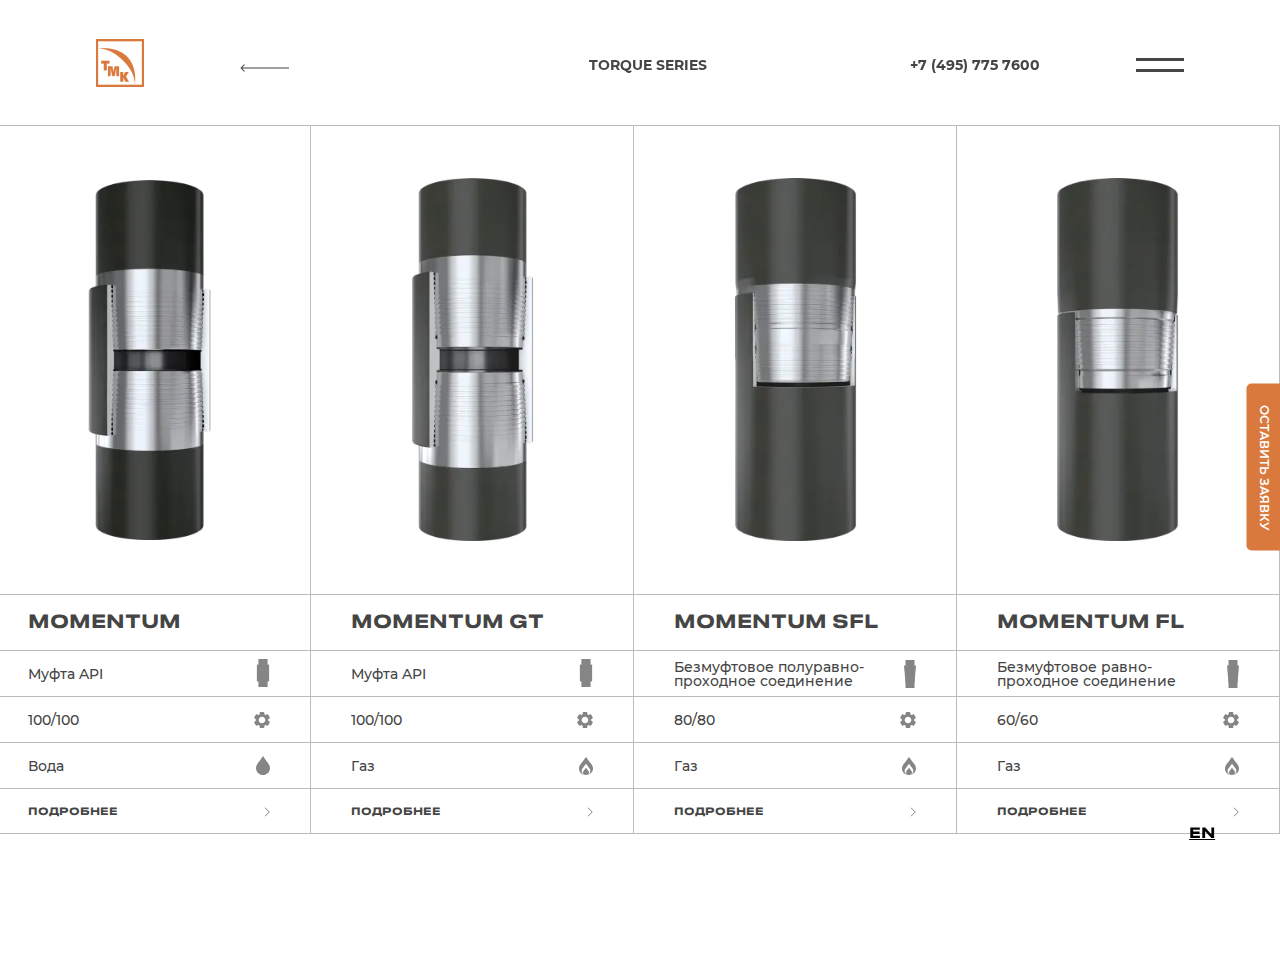
<file: connections.html>
<!DOCTYPE html>
<html lang="en">
  <head>
    <meta charset="UTF-8" />
    <meta name="viewport" content="width=device-width, initial-scale=1.0" />
    <link rel="stylesheet" href="css/style.css" />
    <link rel="shortcut icon" href="./img/favicon.ico" />
    <title>TORQUE SERIES</title>
  </head>
  <body>
    <header>
      <div class="header_top">
        <div class="container1920">
          <div class="header_top_right">
            <a href="index.html">
              <img src="img/header/logo1x.png" class="logo_image" alt="logo" />
            </a>
            <a onclick="window.history.back(); return false;">
              <svg class="header_top_right_arrow"
                width="49"
                height="8"
                viewBox="0 0 49 8"
                fill="none"
                xmlns="http://www.w3.org/2000/svg">
                <path d="M0.646447 3.64644C0.451184 3.8417 0.451184 4.15829 0.646447 4.35355L3.82843 7.53553C4.02369 7.73079 4.34027 7.73079 4.53553 7.53553C4.7308 7.34027 4.7308 7.02369 4.53553 6.82842L1.70711 4L4.53553 1.17157C4.7308 0.976307 4.7308 0.659724 4.53553 0.464462C4.34027 0.2692 4.02369 0.2692 3.82843 0.464462L0.646447 3.64644ZM49 3.5L1 3.5L1 4.5L49 4.5L49 3.5Z"
                  fill="#454545"/>
              </svg>
            </a>
          </div>
          <div class="header_top_center">
            <p class="logo_text">TORQUE SERIES</p>
          </div>
          <div class="header_top_left">
            <a href="tel:+7(495)7757600" class="header_top_left_tel">+7 (495) 775 7600</a>
            <div class="header_top_left_icon-menu">
              <p></p>
              <p></p>
            </div>
          </div>
        </div>
      </div>
      <div class="menu">
  <div class="menu_header">
    <div class="container1920">
      <div class="menu_header_right">
        <a href="index.html">
          <picture>
            <source type="image/webp" srcset="./img/header/logo1x.webp 1x, ./img/header/logo2x.webp 2x, ./img/header/logo3x.webp 3x" >
            <img src="./img/header/logo1x.png" class="logo_image" alt="logo" srcset="./img/header/logo2x.png 2x, ./img/header/logo3x.png 3x" />
          </picture>
        </a>
        <p class="logo_text">TORQUE SERIES</p>
      </div>
      <div class="menu_header_centner">
        <p>MENU</p>
      </div>
      <div class="menu_header_left">
        <a href="tel:+7(495)7757600" class="menu_header_left_tel">+7 (495) 775 7600</a>
      </div>
    </div>
  </div>
  
  <div class="container1440">
    <div class="menu_content">
      <div class="menu_content_nav">
        <div class="menu_content_nav_row">
          <div class="column">
            <a href="momentum.html" class="momentum_link">Momentum</a>
          </div>
          <div>
            <a href="momentumgt.html" class="momentumgt_link">Momentum GT</a>
          </div>
        </div>
        <div class="menu_content_nav_row">
          <div class="column">
            <a href="momentumsfl.html" class="momentumsfl_link">Momentum SFL</a>
          </div>
          <div>
            <a href="momentumfl.html" class="momentumfl_link">Momentum FL</a>
          </div>
        </div>
        <div class="menu_content_nav_row3">
          <p class="menu_content_nav_row3_contacts">Контакты</p>
          <p class="menu_content_nav_row3_adress">
            105062, Москва, ул. Покровка, д.40 стр.2а<br />
            sales@tmk-group.com, tmk@tmk-group.com<br />
            +7 (495) 775 7600
          </p>

        </div>

      </div>
      <div class="menu_content_image">
        <div class="menu_content_image_wr">
          <picture>
            <source type="image/webp" srcset="./img/moment/moment_content_img.webp 1x, ./img/moment/moment_content_img2x.webp 2x, ./img/moment/moment_content_img3x.webp 3x" >
            <img src="./img/moment/moment_content_img.png"  alt="image" srcset="./img/moment/moment_content_img2x.png 2x, ./img/moment/moment_content_img3x.png 3x" />
          </picture>
                        </div>
      </div>
    </div>
  </div>

</div>

    </header>

    <section class="connections">
      <div class="container1440"><div class="connections_content">
  <div class="connections_content_column first-column">
    <div class="connections_content_row">
      <span>Соединение</span>
    </div>
    <div class="connections_content_row">
      <span>Название соединения</span>
    </div>
    <div class="connections_content_row">
      <span>Контур трубы</span>
    </div>
    <div class="connections_content_row">
      <span>Эффективность соединения</span>
    </div>
    <div class="connections_content_row">
      <span>Тип флюида</span>
    </div>
    <div class="connections_content_row">
      <span>Подробнее о соединении</span>
    </div>
  </div>
  <div class="connections_content_column other-column">
    <div class="connections_content_row image1">
      <svg class="increase increase-momentum"
        width="18"
        height="18"
        viewBox="0 0 18 18"
        fill="none"
        xmlns="http://www.w3.org/2000/svg">
        <path d="M12.4999 11H11.7099L11.4299 10.73C12.6299 9.33002 13.2499 7.42002 12.9099 5.39002C12.4399 2.61002 10.1199 0.390015 7.3199 0.0500152C3.0899 -0.469985 -0.460103 3.09001 0.0498967 7.32001C0.389897 10.12 2.6099 12.44 5.3899 12.91C7.4199 13.25 9.3299 12.63 10.7299 11.43L10.9999 11.71V12.5L15.2599 16.75C15.6699 17.16 16.3299 17.16 16.7399 16.75L16.7499 16.74C17.1599 16.33 17.1599 15.67 16.7499 15.26L12.4999 11ZM6.4999 11C4.0099 11 1.9999 8.99002 1.9999 6.50002C1.9999 4.01002 4.0099 2.00002 6.4999 2.00002C8.9899 2.00002 10.9999 4.01002 10.9999 6.50002C10.9999 8.99002 8.9899 11 6.4999 11ZM6.4999 4.00002C6.2199 4.00002 5.9999 4.22002 5.9999 4.50002V6.00002H4.4999C4.2199 6.00002 3.9999 6.22002 3.9999 6.50002C3.9999 6.78002 4.2199 7.00002 4.4999 7.00002H5.9999V8.50002C5.9999 8.78001 6.2199 9.00002 6.4999 9.00002C6.7799 9.00002 6.9999 8.78001 6.9999 8.50002V7.00002H8.4999C8.7799 7.00002 8.9999 6.78002 8.9999 6.50002C8.9999 6.22002 8.7799 6.00002 8.4999 6.00002H6.9999V4.50002C6.9999 4.22002 6.7799 4.00002 6.4999 4.00002Z"
          fill="#6D6D6D"/>
      </svg>
    </div>
    <div class="connections_content_row">
      <h5>MOMENTum</h5>
    </div>
    <div class="connections_content_row">
      <span>Муфта API</span>
      <svg class="icon"
        width="14"
        height="29"
        viewBox="0 0 14 29"
        fill="none"
        xmlns="http://www.w3.org/2000/svg">
        <path d="M2.40723 0H11.5948V28.002H2.40723V0Z" fill="#858585" />
        <path d="M0.875 5.59868H13.1251V22.3999H0.875V5.59868Z"
          fill="#858585"/>
      </svg>
    </div>
    <div class="connections_content_row">
      <span>100/100</span>
      <svg class="icon"
        width="16"
        height="16"
        viewBox="0 0 16 16"
        fill="none"
        xmlns="http://www.w3.org/2000/svg">
        <g clip-path="url(#clip0)">
          <path d="M15.5202 9.75353L14.0495 8.60353C14.0951 8.20216 14.0951 7.79691 14.0495 7.39554L15.5215 6.24488C15.7973 6.02273 15.8711 5.63317 15.6955 5.32554L14.1655 2.6809C13.9893 2.37134 13.614 2.23615 13.2809 2.36224L11.5475 3.05958C11.2218 2.82327 10.8729 2.62068 10.5062 2.45493L10.2402 0.613594C10.1922 0.260095 9.88893 -0.00265348 9.53218 0.000252756H6.46554C6.11176 -0.00187224 5.81092 0.257939 5.76154 0.60825L5.49489 2.4549C5.12929 2.62224 4.78095 2.82499 4.45489 3.06024L2.71687 2.36156C2.38718 2.23159 2.01221 2.36515 1.83887 2.67421L0.307532 5.32354C0.127251 5.63167 0.20147 6.02551 0.481531 6.24688L1.95218 7.39688C1.90615 7.79822 1.90615 8.20353 1.95218 8.60487L0.480188 9.75487C0.203876 9.97671 0.129814 10.3665 0.305532 10.6742L1.83487 13.3195C2.01087 13.6293 2.3864 13.7646 2.71952 13.6382L4.45286 12.9409C4.77886 13.1773 5.12798 13.3801 5.49485 13.5462L5.76151 15.3862C5.80845 15.7388 6.10985 16.0016 6.46551 16.0002H9.53215C9.88659 16.003 10.1884 15.7431 10.2381 15.3922L10.5048 13.5455C10.8704 13.3781 11.2187 13.1754 11.5448 12.9402L13.2848 13.6395C13.6145 13.7692 13.9893 13.6357 14.1628 13.3269L15.6988 10.6669C15.8708 10.3597 15.7952 9.97328 15.5202 9.75353ZM7.99885 11.3335C6.15792 11.3335 4.66551 9.84115 4.66551 8.00019C4.66551 6.15923 6.15788 4.66686 7.99885 4.66686C9.83981 4.66686 11.3322 6.15923 11.3322 8.00019C11.33 9.84025 9.83887 11.3313 7.99885 11.3335Z"
            fill="#858585" />
        </g>
        <defs>
          <clipPath id="clip0">
            <rect width="16" height="16" fill="white" />
          </clipPath>
        </defs>
      </svg>
    </div>
    <div class="connections_content_row">
      <span>Вода</span>
      <svg class="icon"
        width="14"
        height="20"
        viewBox="0 0 14 20"
        fill="none"
        xmlns="http://www.w3.org/2000/svg">
        <path d="M13.9993 12.3508C13.9993 16.0238 10.8654 19.0013 6.99963 19.0013C3.13384 19.0013 0 16.0238 0 12.3508C0 8.55058 1.99989 7.60052 6.99963 0C11.9994 7.60052 13.9993 8.55058 13.9993 12.3508Z"
          fill="#858585"/>
        <path d="M10.0002 16.3388C10.0002 17.808 8.65709 18.999 7.00033 18.999C5.34356 18.999 4.00049 17.808 4.00049 16.3388C4.00049 14.8187 4.85759 14.4386 7.00033 11.3984C9.14307 14.4386 10.0002 14.8187 10.0002 16.3388Z"
          fill="#858585"/>
      </svg>
    </div>
    <div class="connections_content_row detail">
      <a href="momentum.html">
      <span>Подробнее</span>
      <svg width="6"
        height="10"
        viewBox="0 0 6 10"
        fill="none"
        xmlns="http://www.w3.org/2000/svg">
        <path d="M1 0.757812L5.24264 5.00045L1 9.24309" stroke="#858585" />
      </svg>
      </a>
    </div>
  </div>
  <div class="connections_content_column other-column">
    <div class="connections_content_row image2">
      <svg class="increase increase-gt"
        width="18"
        height="18"
        viewBox="0 0 18 18"
        fill="none"
        xmlns="http://www.w3.org/2000/svg" >
        <path d="M12.4999 11H11.7099L11.4299 10.73C12.6299 9.33002 13.2499 7.42002 12.9099 5.39002C12.4399 2.61002 10.1199 0.390015 7.3199 0.0500152C3.0899 -0.469985 -0.460103 3.09001 0.0498967 7.32001C0.389897 10.12 2.6099 12.44 5.3899 12.91C7.4199 13.25 9.3299 12.63 10.7299 11.43L10.9999 11.71V12.5L15.2599 16.75C15.6699 17.16 16.3299 17.16 16.7399 16.75L16.7499 16.74C17.1599 16.33 17.1599 15.67 16.7499 15.26L12.4999 11ZM6.4999 11C4.0099 11 1.9999 8.99002 1.9999 6.50002C1.9999 4.01002 4.0099 2.00002 6.4999 2.00002C8.9899 2.00002 10.9999 4.01002 10.9999 6.50002C10.9999 8.99002 8.9899 11 6.4999 11ZM6.4999 4.00002C6.2199 4.00002 5.9999 4.22002 5.9999 4.50002V6.00002H4.4999C4.2199 6.00002 3.9999 6.22002 3.9999 6.50002C3.9999 6.78002 4.2199 7.00002 4.4999 7.00002H5.9999V8.50002C5.9999 8.78001 6.2199 9.00002 6.4999 9.00002C6.7799 9.00002 6.9999 8.78001 6.9999 8.50002V7.00002H8.4999C8.7799 7.00002 8.9999 6.78002 8.9999 6.50002C8.9999 6.22002 8.7799 6.00002 8.4999 6.00002H6.9999V4.50002C6.9999 4.22002 6.7799 4.00002 6.4999 4.00002Z"
          fill="#6D6D6D" />
      </svg>
    </div>
    <div class="connections_content_row">
      <h5>MOMENTum GT</h5>
    </div>
    <div class="connections_content_row">
      <span>Муфта API</span>
      <svg class="icon"
        width="14"
        height="29"
        viewBox="0 0 14 29"
        fill="none"
        xmlns="http://www.w3.org/2000/svg">
        <path d="M2.40723 0H11.5948V28.002H2.40723V0Z" fill="#858585" />
        <path d="M0.875 5.59868H13.1251V22.3999H0.875V5.59868Z"
          fill="#858585" />
      </svg>
    </div>
    <div class="connections_content_row">
      <span>100/100</span>
      <svg
        class="icon"
        width="16"
        height="16"
        viewBox="0 0 16 16"
        fill="none"
        xmlns="http://www.w3.org/2000/svg">
        <g clip-path="url(#clip0)">
          <path d="M15.5202 9.75353L14.0495 8.60353C14.0951 8.20216 14.0951 7.79691 14.0495 7.39554L15.5215 6.24488C15.7973 6.02273 15.8711 5.63317 15.6955 5.32554L14.1655 2.6809C13.9893 2.37134 13.614 2.23615 13.2809 2.36224L11.5475 3.05958C11.2218 2.82327 10.8729 2.62068 10.5062 2.45493L10.2402 0.613594C10.1922 0.260095 9.88893 -0.00265348 9.53218 0.000252756H6.46554C6.11176 -0.00187224 5.81092 0.257939 5.76154 0.60825L5.49489 2.4549C5.12929 2.62224 4.78095 2.82499 4.45489 3.06024L2.71687 2.36156C2.38718 2.23159 2.01221 2.36515 1.83887 2.67421L0.307532 5.32354C0.127251 5.63167 0.20147 6.02551 0.481531 6.24688L1.95218 7.39688C1.90615 7.79822 1.90615 8.20353 1.95218 8.60487L0.480188 9.75487C0.203876 9.97671 0.129814 10.3665 0.305532 10.6742L1.83487 13.3195C2.01087 13.6293 2.3864 13.7646 2.71952 13.6382L4.45286 12.9409C4.77886 13.1773 5.12798 13.3801 5.49485 13.5462L5.76151 15.3862C5.80845 15.7388 6.10985 16.0016 6.46551 16.0002H9.53215C9.88659 16.003 10.1884 15.7431 10.2381 15.3922L10.5048 13.5455C10.8704 13.3781 11.2187 13.1754 11.5448 12.9402L13.2848 13.6395C13.6145 13.7692 13.9893 13.6357 14.1628 13.3269L15.6988 10.6669C15.8708 10.3597 15.7952 9.97328 15.5202 9.75353ZM7.99885 11.3335C6.15792 11.3335 4.66551 9.84115 4.66551 8.00019C4.66551 6.15923 6.15788 4.66686 7.99885 4.66686C9.83981 4.66686 11.3322 6.15923 11.3322 8.00019C11.33 9.84025 9.83887 11.3313 7.99885 11.3335Z"
            fill="#858585" />
        </g>
        <!-- <defs>
          <clipPath id="clip0">
            <rect width="16" height="16" fill="white" />
          </clipPath>
        </defs> -->
      </svg>
    </div>
    <div class="connections_content_row">
      <span>Газ</span>
      <svg width="14"
        height="18"
        viewBox="0 0 14 18"
        fill="none"
        xmlns="http://www.w3.org/2000/svg">
        <path fill-rule="evenodd"
          clip-rule="evenodd"
          d="M7.10344 18C10.9221 17.9504 14.0007 15.149 14.0007 11.7004C14.0007 9.24117 13.0674 8.04186 10.8821 5.2336C9.86824 3.93082 8.58495 2.28176 7.00037 0C5.41579 2.28176 4.1325 3.93082 3.11867 5.2336C0.933302 8.04186 0 9.24117 0 11.7004C0 15.1487 3.07822 17.95 6.89655 18C4.52807 17.9509 2.625 16.224 2.625 14.1009C2.625 12.5785 3.20831 11.8361 4.57417 10.0976C5.20781 9.29115 6.00987 8.2703 7.00023 6.85779C7.9906 8.2703 8.79265 9.29115 9.42629 10.0976C10.7921 11.8361 11.3755 12.5785 11.3755 14.1009C11.3755 16.2241 9.47214 17.9511 7.10344 18Z"
          fill="#858585" />
        <path d="M10.0003 15.4797C10.0003 16.8715 8.6571 17.9998 7.00016 17.9998C5.34322 17.9998 4 16.8715 4 15.4797C4 14.0397 4.85719 13.6797 7.00016 10.7996C9.14313 13.6797 10.0003 14.0397 10.0003 15.4797Z"
          fill="#858585" />
      </svg>
    </div>
    <div class="connections_content_row detail">
      <a href="momentumgt.html">
      <span>Подробнее</span>
      <svg width="6"
        height="10"
        viewBox="0 0 6 10"
        fill="none"
        xmlns="http://www.w3.org/2000/svg">
        <path d="M1 0.757812L5.24264 5.00045L1 9.24309" stroke="#858585" />
      </svg>
      </a>
    </div>
  </div>
  <div class="connections_content_column other-column">
    <div class="connections_content_row image3">
      <svg class="increase increase-sfl"
        width="18"
        height="18"
        viewBox="0 0 18 18"
        fill="none"
        xmlns="http://www.w3.org/2000/svg" >
        <path d="M12.4999 11H11.7099L11.4299 10.73C12.6299 9.33002 13.2499 7.42002 12.9099 5.39002C12.4399 2.61002 10.1199 0.390015 7.3199 0.0500152C3.0899 -0.469985 -0.460103 3.09001 0.0498967 7.32001C0.389897 10.12 2.6099 12.44 5.3899 12.91C7.4199 13.25 9.3299 12.63 10.7299 11.43L10.9999 11.71V12.5L15.2599 16.75C15.6699 17.16 16.3299 17.16 16.7399 16.75L16.7499 16.74C17.1599 16.33 17.1599 15.67 16.7499 15.26L12.4999 11ZM6.4999 11C4.0099 11 1.9999 8.99002 1.9999 6.50002C1.9999 4.01002 4.0099 2.00002 6.4999 2.00002C8.9899 2.00002 10.9999 4.01002 10.9999 6.50002C10.9999 8.99002 8.9899 11 6.4999 11ZM6.4999 4.00002C6.2199 4.00002 5.9999 4.22002 5.9999 4.50002V6.00002H4.4999C4.2199 6.00002 3.9999 6.22002 3.9999 6.50002C3.9999 6.78002 4.2199 7.00002 4.4999 7.00002H5.9999V8.50002C5.9999 8.78001 6.2199 9.00002 6.4999 9.00002C6.7799 9.00002 6.9999 8.78001 6.9999 8.50002V7.00002H8.4999C8.7799 7.00002 8.9999 6.78002 8.9999 6.50002C8.9999 6.22002 8.7799 6.00002 8.4999 6.00002H6.9999V4.50002C6.9999 4.22002 6.7799 4.00002 6.4999 4.00002Z"
          fill="#6D6D6D" />
      </svg>
    </div>
    <div class="connections_content_row">
      <h5>MOMENTum sfl</h5>
    </div>
    <div class="connections_content_row">
      <span>Безмуфтовое полуравно-<br>проходное соединение</span>
      <svg width="12"
        height="28"
        viewBox="0 0 12 28"
        fill="none"
        xmlns="http://www.w3.org/2000/svg">
        <path d="M1.50098 0H10.501V28H1.50098V0Z" fill="#858585" />
        <path d="M0 5.59863H12L10.5 22.3986H1.5L0 5.59863Z" fill="#858585" />
      </svg>
    </div>
    <div class="connections_content_row">
      <span>80/80</span>
      <svg class="icon"
        width="16"
        height="16"
        viewBox="0 0 16 16"
        fill="none"
        xmlns="http://www.w3.org/2000/svg">
        <g clip-path="url(#clip0)">
          <path d="M15.5202 9.75353L14.0495 8.60353C14.0951 8.20216 14.0951 7.79691 14.0495 7.39554L15.5215 6.24488C15.7973 6.02273 15.8711 5.63317 15.6955 5.32554L14.1655 2.6809C13.9893 2.37134 13.614 2.23615 13.2809 2.36224L11.5475 3.05958C11.2218 2.82327 10.8729 2.62068 10.5062 2.45493L10.2402 0.613594C10.1922 0.260095 9.88893 -0.00265348 9.53218 0.000252756H6.46554C6.11176 -0.00187224 5.81092 0.257939 5.76154 0.60825L5.49489 2.4549C5.12929 2.62224 4.78095 2.82499 4.45489 3.06024L2.71687 2.36156C2.38718 2.23159 2.01221 2.36515 1.83887 2.67421L0.307532 5.32354C0.127251 5.63167 0.20147 6.02551 0.481531 6.24688L1.95218 7.39688C1.90615 7.79822 1.90615 8.20353 1.95218 8.60487L0.480188 9.75487C0.203876 9.97671 0.129814 10.3665 0.305532 10.6742L1.83487 13.3195C2.01087 13.6293 2.3864 13.7646 2.71952 13.6382L4.45286 12.9409C4.77886 13.1773 5.12798 13.3801 5.49485 13.5462L5.76151 15.3862C5.80845 15.7388 6.10985 16.0016 6.46551 16.0002H9.53215C9.88659 16.003 10.1884 15.7431 10.2381 15.3922L10.5048 13.5455C10.8704 13.3781 11.2187 13.1754 11.5448 12.9402L13.2848 13.6395C13.6145 13.7692 13.9893 13.6357 14.1628 13.3269L15.6988 10.6669C15.8708 10.3597 15.7952 9.97328 15.5202 9.75353ZM7.99885 11.3335C6.15792 11.3335 4.66551 9.84115 4.66551 8.00019C4.66551 6.15923 6.15788 4.66686 7.99885 4.66686C9.83981 4.66686 11.3322 6.15923 11.3322 8.00019C11.33 9.84025 9.83887 11.3313 7.99885 11.3335Z"
            fill="#858585" />
        </g>
        <!-- <defs>
          <clipPath id="clip0">
            <rect width="16" height="16" fill="white" />
          </clipPath>
        </defs> -->
      </svg>
    </div>
    <div class="connections_content_row">
      <span>Газ</span>
      <svg width="14"
        height="18"
        viewBox="0 0 14 18"
        fill="none"
        xmlns="http://www.w3.org/2000/svg">
        <path fill-rule="evenodd"
          clip-rule="evenodd"
          d="M7.10344 18C10.9221 17.9504 14.0007 15.149 14.0007 11.7004C14.0007 9.24117 13.0674 8.04186 10.8821 5.2336C9.86824 3.93082 8.58495 2.28176 7.00037 0C5.41579 2.28176 4.1325 3.93082 3.11867 5.2336C0.933302 8.04186 0 9.24117 0 11.7004C0 15.1487 3.07822 17.95 6.89655 18C4.52807 17.9509 2.625 16.224 2.625 14.1009C2.625 12.5785 3.20831 11.8361 4.57417 10.0976C5.20781 9.29115 6.00987 8.2703 7.00023 6.85779C7.9906 8.2703 8.79265 9.29115 9.42629 10.0976C10.7921 11.8361 11.3755 12.5785 11.3755 14.1009C11.3755 16.2241 9.47214 17.9511 7.10344 18Z"
          fill="#858585" />
        <path d="M10.0003 15.4797C10.0003 16.8715 8.6571 17.9998 7.00016 17.9998C5.34322 17.9998 4 16.8715 4 15.4797C4 14.0397 4.85719 13.6797 7.00016 10.7996C9.14313 13.6797 10.0003 14.0397 10.0003 15.4797Z"
          fill="#858585" />
      </svg>
    </div>
    <div class="connections_content_row detail">
      <a href="momentumsfl.html">
        <span>Подробнее</span>
        <svg width="6"
          height="10"
          viewBox="0 0 6 10"
          fill="none"
          xmlns="http://www.w3.org/2000/svg">
          <path d="M1 0.757812L5.24264 5.00045L1 9.24309" stroke="#858585" />
        </svg>
      </a>
    </div>
  </div>
  <div class="connections_content_column other-column">
    <div class="connections_content_row image4">
      <svg class="increase increase-fl"
        width="18"
        height="18"
        viewBox="0 0 18 18"
        fill="none"
        xmlns="http://www.w3.org/2000/svg">
        <path d="M12.4999 11H11.7099L11.4299 10.73C12.6299 9.33002 13.2499 7.42002 12.9099 5.39002C12.4399 2.61002 10.1199 0.390015 7.3199 0.0500152C3.0899 -0.469985 -0.460103 3.09001 0.0498967 7.32001C0.389897 10.12 2.6099 12.44 5.3899 12.91C7.4199 13.25 9.3299 12.63 10.7299 11.43L10.9999 11.71V12.5L15.2599 16.75C15.6699 17.16 16.3299 17.16 16.7399 16.75L16.7499 16.74C17.1599 16.33 17.1599 15.67 16.7499 15.26L12.4999 11ZM6.4999 11C4.0099 11 1.9999 8.99002 1.9999 6.50002C1.9999 4.01002 4.0099 2.00002 6.4999 2.00002C8.9899 2.00002 10.9999 4.01002 10.9999 6.50002C10.9999 8.99002 8.9899 11 6.4999 11ZM6.4999 4.00002C6.2199 4.00002 5.9999 4.22002 5.9999 4.50002V6.00002H4.4999C4.2199 6.00002 3.9999 6.22002 3.9999 6.50002C3.9999 6.78002 4.2199 7.00002 4.4999 7.00002H5.9999V8.50002C5.9999 8.78001 6.2199 9.00002 6.4999 9.00002C6.7799 9.00002 6.9999 8.78001 6.9999 8.50002V7.00002H8.4999C8.7799 7.00002 8.9999 6.78002 8.9999 6.50002C8.9999 6.22002 8.7799 6.00002 8.4999 6.00002H6.9999V4.50002C6.9999 4.22002 6.7799 4.00002 6.4999 4.00002Z"
          fill="#6D6D6D" />
      </svg>
    </div>
    <div class="connections_content_row">
      <h5>MOMENTum fl</h5>
    </div>
    <div class="connections_content_row">
      <span>Безмуфтовое равно-<br>проходное соединение</span>
      <svg width="12"
        height="28"
        viewBox="0 0 12 28"
        fill="none"
        xmlns="http://www.w3.org/2000/svg">
        <path d="M1.50098 0H10.501V28H1.50098V0Z" fill="#858585" />
        <path d="M0 5.59863H12L10.5 22.3986H1.5L0 5.59863Z" fill="#858585" />
      </svg>
    </div>
    <div class="connections_content_row">
      <span>60/60</span>
      <svg class="icon"
        width="16"
        height="16"
        viewBox="0 0 16 16"
        fill="none"
        xmlns="http://www.w3.org/2000/svg">
        <g clip-path="url(#clip0)">
          <path d="M15.5202 9.75353L14.0495 8.60353C14.0951 8.20216 14.0951 7.79691 14.0495 7.39554L15.5215 6.24488C15.7973 6.02273 15.8711 5.63317 15.6955 5.32554L14.1655 2.6809C13.9893 2.37134 13.614 2.23615 13.2809 2.36224L11.5475 3.05958C11.2218 2.82327 10.8729 2.62068 10.5062 2.45493L10.2402 0.613594C10.1922 0.260095 9.88893 -0.00265348 9.53218 0.000252756H6.46554C6.11176 -0.00187224 5.81092 0.257939 5.76154 0.60825L5.49489 2.4549C5.12929 2.62224 4.78095 2.82499 4.45489 3.06024L2.71687 2.36156C2.38718 2.23159 2.01221 2.36515 1.83887 2.67421L0.307532 5.32354C0.127251 5.63167 0.20147 6.02551 0.481531 6.24688L1.95218 7.39688C1.90615 7.79822 1.90615 8.20353 1.95218 8.60487L0.480188 9.75487C0.203876 9.97671 0.129814 10.3665 0.305532 10.6742L1.83487 13.3195C2.01087 13.6293 2.3864 13.7646 2.71952 13.6382L4.45286 12.9409C4.77886 13.1773 5.12798 13.3801 5.49485 13.5462L5.76151 15.3862C5.80845 15.7388 6.10985 16.0016 6.46551 16.0002H9.53215C9.88659 16.003 10.1884 15.7431 10.2381 15.3922L10.5048 13.5455C10.8704 13.3781 11.2187 13.1754 11.5448 12.9402L13.2848 13.6395C13.6145 13.7692 13.9893 13.6357 14.1628 13.3269L15.6988 10.6669C15.8708 10.3597 15.7952 9.97328 15.5202 9.75353ZM7.99885 11.3335C6.15792 11.3335 4.66551 9.84115 4.66551 8.00019C4.66551 6.15923 6.15788 4.66686 7.99885 4.66686C9.83981 4.66686 11.3322 6.15923 11.3322 8.00019C11.33 9.84025 9.83887 11.3313 7.99885 11.3335Z"
            fill="#858585" />
        </g>
        <!-- <defs>
          <clipPath id="clip0">
            <rect width="16" height="16" fill="white" />
          </clipPath>
        </defs> -->
      </svg>
    </div>
    <div class="connections_content_row">
      <span>Газ</span>
      <svg width="14"
        height="18"
        viewBox="0 0 14 18"
        fill="none"
        xmlns="http://www.w3.org/2000/svg">
        <path fill-rule="evenodd"
          clip-rule="evenodd"
          d="M7.10344 18C10.9221 17.9504 14.0007 15.149 14.0007 11.7004C14.0007 9.24117 13.0674 8.04186 10.8821 5.2336C9.86824 3.93082 8.58495 2.28176 7.00037 0C5.41579 2.28176 4.1325 3.93082 3.11867 5.2336C0.933302 8.04186 0 9.24117 0 11.7004C0 15.1487 3.07822 17.95 6.89655 18C4.52807 17.9509 2.625 16.224 2.625 14.1009C2.625 12.5785 3.20831 11.8361 4.57417 10.0976C5.20781 9.29115 6.00987 8.2703 7.00023 6.85779C7.9906 8.2703 8.79265 9.29115 9.42629 10.0976C10.7921 11.8361 11.3755 12.5785 11.3755 14.1009C11.3755 16.2241 9.47214 17.9511 7.10344 18Z"
          fill="#858585" />
        <path d="M10.0003 15.4797C10.0003 16.8715 8.6571 17.9998 7.00016 17.9998C5.34322 17.9998 4 16.8715 4 15.4797C4 14.0397 4.85719 13.6797 7.00016 10.7996C9.14313 13.6797 10.0003 14.0397 10.0003 15.4797Z"
          fill="#858585" />
      </svg>
    </div>

    <div class="connections_content_row detail">
      <a href="momentumfl.html">
        <span>Подробнее</span>
        <svg width="6"
          height="10"
          viewBox="0 0 6 10"
          fill="none"
          xmlns="http://www.w3.org/2000/svg">
          <path d="M1 0.757812L5.24264 5.00045L1 9.24309" stroke="#858585" />
        </svg>
      </a>
    </div>
  </div>
</div>
</div>
      <button class="button-other language">
        <span>en</span>
      </button>
      <div class="request">
        <p>оставить заявку</p>
      </div>
    </section>

    <div class="connections_model_momentum model">
    <div class="connections_model_icon-menu">
      <p></p>
      <p></p>
    </div>
    <div class="sketchfab-embed-wrapper">
      <iframe
        class="modelA"
        title="A 3D model"
        width="640"
        height="480"
        src="https://sketchfab.com/models/f9fef1d2c72e486881ee889d6d7ccb9e/embed?autostart=1&amp;ui_controls=1&amp;ui_infos=1&amp;ui_inspector=1&amp;ui_stop=1&amp;ui_watermark=1&amp;ui_watermark_link=1"
        allowfullscreen          
               ></iframe>
    </div>
  </div>
  <div class="connections_model_gt model">
    <div class="connections_model_icon-menu">
      <p></p>
      <p></p>
    </div>
    <div class="sketchfab-embed-wrapper">
      <iframe
        class="modelA"
        title="A 3D model"
        width="640"
        height="480"
        src="https://sketchfab.com/models/f9fef1d2c72e486881ee889d6d7ccb9e/embed?autostart=1&amp;ui_controls=1&amp;ui_infos=1&amp;ui_inspector=1&amp;ui_stop=1&amp;ui_watermark=1&amp;ui_watermark_link=1"
                allowfullscreen  ></iframe>
    </div>
  </div>
  <div class="connections_model_sfl model">
    <div class="connections_model_icon-menu">
      <p></p>
      <p></p>
    </div>
    <div class="sketchfab-embed-wrapper">
      <iframe
        class="modelA"
        title="A 3D model"
        width="640"
        height="480"
        src="https://sketchfab.com/models/f9fef1d2c72e486881ee889d6d7ccb9e/embed?autostart=1&amp;ui_controls=1&amp;ui_infos=1&amp;ui_inspector=1&amp;ui_stop=1&amp;ui_watermark=1&amp;ui_watermark_link=1"
    allowfullscreen ></iframe>
    </div>
  </div>
  <div class="connections_model_fl model">
    <div class="connections_model_icon-menu">
      <p></p>
      <p></p>
    </div>
    <div class="sketchfab-embed-wrapper">
      <iframe
        class="modelA"
        title="A 3D model"
        width="640"
        height="480"
        src="https://sketchfab.com/models/f9fef1d2c72e486881ee889d6d7ccb9e/embed?autostart=1&amp;ui_controls=1&amp;ui_infos=1&amp;ui_inspector=1&amp;ui_stop=1&amp;ui_watermark=1&amp;ui_watermark_link=1"
       allowfullscreen
          ></iframe>
    </div>
  </div> <div class="application">
  <div class="container1440">
    <div class="menu_header_left_icon-menu">
      <p></p>
      <p></p>
    </div>
    <div class="application_content">
      <form action="#" class="application_content_form">
        <h4>Узнать подробнее о соединении</h4>
        <input type="text" placeholder="Имя" />
        <input type="tel" placeholder="Телефон" />
        <input type="email" placeholder="E-mail" />
        <input type="submit" value="Отправить" />
      </form>
      <div class="application_content_img">

        <picture>
          <source type="image/webp" srcset="./img/moment/moment_content_img.webp 1x, ./img/moment/moment_content_img2x.webp 2x, ./img/moment/moment_content_img3x.webp 3x" >
          <img src="./img/moment/moment_content_img.png" alt="photo" srcset="./img/moment/moment_content_img2x.png 2x, ./img/moment/moment_content_img3x.png 3x" />
        </picture>


        
      </div>
    </div>
  </div>
</div>
<div class="application-wr"></div>

    <script src="./js/script.js"></script>
    <script src="./js/model3D.js"></script>
    <script src="./js/menu.js"></script>
  </body>
</html>
</file>
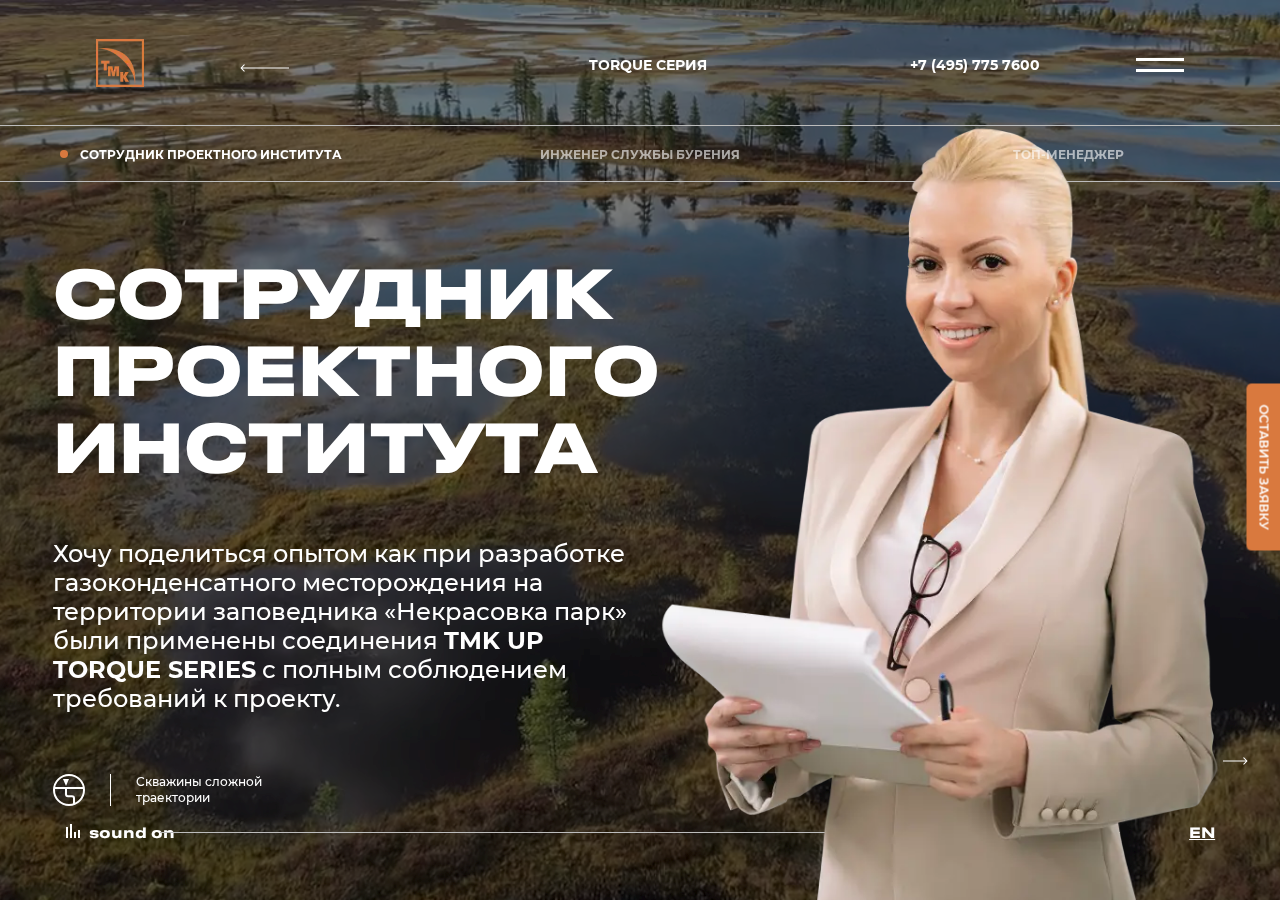
<file: employee.html>
<!DOCTYPE html>
<html lang="en">
  <head>
    <meta charset="UTF-8" />
    <meta name="viewport" content="width=device-width, initial-scale=1.0" />
    <!-- <link href="./js/scroll.js" rel="preload" /> -->
     <!-- <link rel="preload" href="css/style.min.css" /> -->
    <link rel="stylesheet" href="css/style.css" />
    <link rel="shortcut icon" href="./img/favicon.ico" />
 
    <title>TORQUE SERIES</title>
  </head>
  <body>
    <svg class='hideSvg'>
      <filter id='sharpBlur'>
                <feGaussianBlur stdDeviation='0'>
                 <animate id="blur" attributeType="XML" attributeName="stdDeviation" from="0" to="30" dur="0.3s" fill="freeze" begin="indefinite"/>
                 <animate id="delblur" attributeType="XML" attributeName="stdDeviation" from="30" to="0" dur="0.3s" fill="freeze" begin="indefinite"/>
                </feGaussianBlur>
        <feColorMatrix type='matrix' values='1 0 0 0 0, 0 1 0 0 0, 0 0 1 0 0, 0 0 0 9 0'></feColorMatrix>
        <feComposite in2='SourceGraphic' operator='in'></feComposite>
      </filter>
    </svg>
    <div class="video-bg">
      <div class="video-bg_wr">
        <video class="video_background"
          preload="auto"
          autoplay
          loop
          muted
          playsinline
          poster="./img/moment/moment_pooster.jpg">
          <source src="./video/momentum.ogv" type="video/ogv" />
          <source src="./video/momentum.mp4" type="video/mp4" />
          <source src="./video/momentum.webm" type="video/webm" />
        </video>
      </div>
    </div>
    <div class="request">
      <p>оставить заявку</p>
    </div>
    <header class="employee_header">
      <div class="header_top">
        <div class="container1920">
          <div class="header_top_right">
            <a href="index.html">
             <picture>
            <source type="image/webp" srcset="./img/header/logo1x.webp 1x, ./img/header/logo2x.webp 2x, ./img/header/logo3x.webp 3x" >
            <img src="./img/header/logo1x.png" class="logo_image" alt="logo" srcset="./img/header/logo2x.png 2x, ./img/header/logo3x.png 3x" />
          </picture>
            </a>
            <a onclick="window.history.back(); return false;" class="header_top_right_arrow">
              <svg width="49"
                height="8"
                viewBox="0 0 49 8"
                fill="none"
                xmlns="http://www.w3.org/2000/svg" >
                <path d="M0.646447 3.64644C0.451184 3.8417 0.451184 4.15829 0.646447 4.35355L3.82843 7.53553C4.02369 7.73079 4.34027 7.73079 4.53553 7.53553C4.7308 7.34027 4.7308 7.02369 4.53553 6.82842L1.70711 4L4.53553 1.17157C4.7308 0.976307 4.7308 0.659724 4.53553 0.464462C4.34027 0.2692 4.02369 0.2692 3.82843 0.464462L0.646447 3.64644ZM49 3.5L1 3.5L1 4.5L49 4.5L49 3.5Z"
                  fill="white"/>
              </svg>
            </a>
          </div>
          <div class="header_center">
            <p class="logo_text">TORQUE СЕРИЯ</p>
          </div>
          <div class="header_top_left">
            <a href="tel:+7(495)7757600" class="header_top_left_tel">+7 (495) 775 7600</a>
            <div class="header_top_left_icon-menu">
              <p></p>
              <p></p>
            </div>
          </div>
        </div>
      </div>
      <div class="header_bottom">
        <div class="container1440">
          <div class="header_bottom_link">
            <a href="employee.html" class="activ">Сотрудник проектного института</a>
          </div>
          <div class="header_bottom_link">
            <a href="engineer.html">Инженер службы бурения</a>
          </div>
          <div class="header_bottom_link">
            <a href="manager.html">Топ-менеджер</a>
          </div>
        </div>
      </div>
      <div class="menu">
  <div class="menu_header">
    <div class="container1920">
      <div class="menu_header_right">
        <a href="index.html">
          <picture>
            <source type="image/webp" srcset="./img/header/logo1x.webp 1x, ./img/header/logo2x.webp 2x, ./img/header/logo3x.webp 3x" >
            <img src="./img/header/logo1x.png" class="logo_image" alt="logo" srcset="./img/header/logo2x.png 2x, ./img/header/logo3x.png 3x" />
          </picture>
        </a>
        <p class="logo_text">TORQUE SERIES</p>
      </div>
      <div class="menu_header_centner">
        <p>MENU</p>
      </div>
      <div class="menu_header_left">
        <a href="tel:+7(495)7757600" class="menu_header_left_tel">+7 (495) 775 7600</a>
      </div>
    </div>
  </div>
  
  <div class="container1440">
    <div class="menu_content">
      <div class="menu_content_nav">
        <div class="menu_content_nav_row">
          <div class="column">
            <a href="momentum.html" class="momentum_link">Momentum</a>
          </div>
          <div>
            <a href="momentumgt.html" class="momentumgt_link">Momentum GT</a>
          </div>
        </div>
        <div class="menu_content_nav_row">
          <div class="column">
            <a href="momentumsfl.html" class="momentumsfl_link">Momentum SFL</a>
          </div>
          <div>
            <a href="momentumfl.html" class="momentumfl_link">Momentum FL</a>
          </div>
        </div>
        <div class="menu_content_nav_row3">
          <p class="menu_content_nav_row3_contacts">Контакты</p>
          <p class="menu_content_nav_row3_adress">
            105062, Москва, ул. Покровка, д.40 стр.2а<br />
            sales@tmk-group.com, tmk@tmk-group.com<br />
            +7 (495) 775 7600
          </p>

        </div>

      </div>
      <div class="menu_content_image">
        <div class="menu_content_image_wr">
          <picture>
            <source type="image/webp" srcset="./img/moment/moment_content_img.webp 1x, ./img/moment/moment_content_img2x.webp 2x, ./img/moment/moment_content_img3x.webp 3x" >
            <img src="./img/moment/moment_content_img.png"  alt="image" srcset="./img/moment/moment_content_img2x.png 2x, ./img/moment/moment_content_img3x.png 3x" />
          </picture>
                        </div>
      </div>
    </div>
  </div>

</div>

      <div class="application">
  <div class="container1440">
    <div class="menu_header_left_icon-menu">
      <p></p>
      <p></p>
    </div>
    <div class="application_content">
      <form action="#" class="application_content_form">
        <h4>Узнать подробнее о соединении</h4>
        <input type="text" placeholder="Имя" />
        <input type="tel" placeholder="Телефон" />
        <input type="email" placeholder="E-mail" />
        <input type="submit" value="Отправить" />
      </form>
      <div class="application_content_img">

        <picture>
          <source type="image/webp" srcset="./img/moment/moment_content_img.webp 1x, ./img/moment/moment_content_img2x.webp 2x, ./img/moment/moment_content_img3x.webp 3x" >
          <img src="./img/moment/moment_content_img.png" alt="photo" srcset="./img/moment/moment_content_img2x.png 2x, ./img/moment/moment_content_img3x.png 3x" />
        </picture>


        
      </div>
    </div>
  </div>
</div>
<div class="application-wr"></div>

    </header>
    <div class="header-line"></div>
    <div class="wrapper employee-wr">
      <section class="moment_main">
        <div class="employee_main_content">
          <div class="container1440">
            <h1>сотрудник<br />проектного<br />института</h1>
            <p class="employee_main_content_text">
              Хочу поделиться опытом как при разработке газоконденсатного
              месторождения на территории заповедника «Некрасовка парк» были
              применены соединения <span>TMK UP TORQUE SERIES</span> с полным
              соблюдением требований к проекту.
            </p>
            <div class="employee_main_content_clutch">
              <img src="./img/employee/clutch.svg" alt="connection" />
              <p>Скважины сложной<br />траектории</p>
            </div>
          </div>
        </div>
        <div class="employee_main_bg"></div>
        <svg
          class="mouse-arrow"
          width="122"
          height="43"
          viewBox="0 0 122 43"
          fill="none"
          xmlns="http://www.w3.org/2000/svg">
          <path
            fill-rule="evenodd"
            clip-rule="evenodd"
            d="M71 12V31C71 36.5228 66.5228 41 61 41C55.4772 41 51 36.5228 51 31V12C51 6.47715 55.4772 2 61 2C66.5228 2 71 6.47715 71 12ZM49 12C49 5.37258 54.3726 0 61 0C67.6274 0 73 5.37258 73 12V31C73 37.6274 67.6274 43 61 43C54.3726 43 49 37.6274 49 31V12ZM60 9V19H62V9H60Z"
            fill="white"/>
          <path
            d="M0.646446 20.6464C0.451185 20.8417 0.451185 21.1583 0.646446 21.3536L3.82843 24.5355C4.02369 24.7308 4.34027 24.7308 4.53553 24.5355C4.7308 24.3403 4.7308 24.0237 4.53553 23.8284L1.70711 21L4.53553 18.1716C4.7308 17.9763 4.7308 17.6597 4.53553 17.4645C4.34027 17.2692 4.02369 17.2692 3.82843 17.4645L0.646446 20.6464ZM25 20.5L1 20.5V21.5L25 21.5V20.5Z"
            fill="white"/>
          <path
            d="M121.354 21.3536C121.549 21.1583 121.549 20.8417 121.354 20.6465L118.172 17.4645C117.976 17.2692 117.66 17.2692 117.464 17.4645C117.269 17.6597 117.269 17.9763 117.464 18.1716L120.293 21L117.464 23.8284C117.269 24.0237 117.269 24.3403 117.464 24.5355C117.66 24.7308 117.976 24.7308 118.172 24.5355L121.354 21.3536ZM97 21.5L121 21.5L121 20.5L97 20.5L97 21.5Z"
            fill="white"/>
        </svg>
      </section>
      <section class="moment_content moment_content_employee">
        <div class="employee_content_problematic">
          <h4>Проблематика<br />проекта</h4>
          <p class="moment_content_text1">
            В настоящее время я занимаюсь разработкой проекта по вовлечению в
            эксплуатацию части месторождения на пересечении территории
            национального заповедника, где запрещена хозяйственная деятельность.
          </p>
          <p class="moment_content_text2">
            Наиболее рациональное решение в данном случае – планирование
            скважины с большим отходом от вертикали.
          </p>
          <p class="moment_content_text1">
            Такие скважины позволяют достигать целевых горизонтов, находящихся
            на большом расстоянии от точки начала бурения, однако их
            строительство связано со множеством технических сложностей, в том
            числе при выполнении спуско – подъёмных операций.
          </p>
          <div class="employee_main_content_clutch">
            <img src="./img/employee/clutch.svg" alt="connection" />
            <p>Скважины сложной<br />траектории</p>
          </div>
        </div>
        <div class="employee_content_rotate">
          <picture>
            <source type="image/webp" srcset="./img/employee/rotate.webp 1x, ./img/employee/rotate2x.webp 2x, ./img/employee/rotate3x.webp 3x" >
            <img src="./img/employee/rotate.jpg" srcset="./img/employee/rotate2x.jpg 2x, ./img/employee/rotate3x.jpg 3x" alt="image" />
          </picture>
                   <p class="moment_content_text2">
            Для стабильного и безопасного спуска обсадной колонны в скважину с
            большим отходом от вертикали её необходимо вращать.
          </p>
        </div>
        <div class="employee_content_solution">
          <h4>Решение<br />задачи</h4>
          <p class="moment_content_text1">
            Для успешного и качественного выполнения подобных проектов в своей
            работе я использую соединения серии TORQUE. Они предназначены для
            строительства скважин сложной траектории, в том числе с большим
            отходом от вертикали.
          </p>
          <p class="moment_content_text1">
            Клиновидный профиль резьбы обеспечивает максимальную устойчивость
            соединений к комбинированным нагрузкам, а также позволяет безопасно
            вращать колонну с усилием, недоступным для упорных резьбовых
            соединений.
          </p>
          <p class="moment_content_text1">
            Применяя резьбовое соединение серии TORQUE, заказчик может быть
            уверен в безопасной и эффективной реализации поставленной задачи.
          </p>
        </div>
        <div class="employee_content_trajectory">
          <p class="moment_content_text2">Скважины сложной траектории*</p>
          <img src="./img/employee/trajectory.png" alt="image" />
          <p class="moment_content_text3">* Отход от вертикали до 12 000 м</p>
        </div>
        <div class="employee_content_profile">
          <picture>
            <source type="image/webp" srcset="./img/employee/load.webp 1x, ./img/employee/load2x.webp 2x, ./img/employee/load3x.webp 3x" >
            <img src="./img/employee/load.jpg" srcset="./img/employee/load2x.jpg 2x, ./img/employee/load3x.jpg 3x" alt="image" />
          </picture>
          <div>
            <p class="moment_content_text2">
              Чем сложнее профиль и больше отход – тем выше крутящие<br>нагрузки
            </p>
            <p class="moment_content_text1">
              Рассмотрим технические характеристики премиальных
              резьбовых соединений<br>серии <span>TORQUE</span>
            </p>
            <div class="content_profile_images">
              <svg
                width="13"
                height="29"
                viewBox="0 0 13 29"
                fill="none"
                xmlns="http://www.w3.org/2000/svg"
                opacity="0.6">
                <path d="M1.53223 0H10.7198V28.002H1.53223V0Z" fill="white" />
                <path d="M0 5.59863H12.2501V22.3998H0V5.59863Z" fill="white" />
              </svg>
              <svg width="20"
                height="20"
                viewBox="0 0 20 20"
                fill="none"
                xmlns="http://www.w3.org/2000/svg">
                <path
                  opacity="0.6"
                  d="M19.6501 12.1919L17.8118 10.7544C17.8688 10.2527 17.8688 9.74609 17.8118 9.24438L19.6518 7.80606C19.9966 7.52837 20.0887 7.04142 19.8693 6.65689L17.9568 3.35108C17.7365 2.96413 17.2674 2.79515 16.8509 2.95276L14.6843 3.82444C14.2771 3.52905 13.841 3.27581 13.3826 3.06862L13.0501 0.766951C12.9901 0.325077 12.611 -0.00335881 12.1651 0.000273983H8.3318C7.88958 -0.00238226 7.51352 0.322382 7.45181 0.760271L7.11849 3.06858C6.6615 3.27776 6.22607 3.5312 5.81849 3.82526L3.64596 2.9519C3.23385 2.78944 2.76514 2.95639 2.54847 3.34272L0.634293 6.65439C0.408942 7.03954 0.501715 7.53185 0.851792 7.80856L2.69011 9.24606C2.63257 9.74774 2.63257 10.2544 2.69011 10.7561L0.850112 12.1935C0.504723 12.4708 0.412145 12.9581 0.631793 13.3427L2.54347 16.6494C2.76346 17.0366 3.23288 17.2057 3.64928 17.0477L5.81595 16.176C6.22345 16.4716 6.65985 16.7251 7.11845 16.9327L7.45177 19.2327C7.51044 19.6734 7.88719 20.002 8.33176 20.0002H12.1651C12.6081 20.0037 12.9854 19.6789 13.0476 19.2402L13.3809 16.9319C13.8378 16.7226 14.2732 16.4692 14.6809 16.1752L16.8559 17.0494C17.268 17.2115 17.7365 17.0446 17.9534 16.6586L19.8734 13.3336C20.0883 12.9496 19.9938 12.4666 19.6501 12.1919ZM10.2484 14.1669C7.94727 14.1669 6.08177 12.3014 6.08177 10.0002C6.08177 7.69899 7.94723 5.83353 10.2484 5.83353C12.5496 5.83353 14.4151 7.69899 14.4151 10.0002C14.4123 12.3003 12.5485 14.1641 10.2484 14.1669Z"
                  fill="white"/>
              </svg>
              <svg width="12"
                height="20"
                viewBox="0 0 12 20"
                fill="none"
                xmlns="http://www.w3.org/2000/svg">
                <g opacity="0.6">
                  <path
                    fill-rule="evenodd"
                    clip-rule="evenodd"
                    d="M5.75782 20C8.90757 20 11.4609 16.866 11.4609 13C11.4609 10.2676 10.7006 8.93507 8.92019 5.8149C8.09424 4.36742 7.04876 2.5352 5.75782 0C4.46687 2.5352 3.42139 4.36742 2.59544 5.81491C0.815039 8.93507 0.0546875 10.2676 0.0546875 13C0.0546875 16.866 2.60807 20 5.75782 20ZM5.75828 19.9996C7.72687 19.9996 9.32273 18.0595 9.32273 15.6663C9.32273 13.9748 8.84751 13.1499 7.73476 11.2184C7.21854 10.3223 6.56512 9.18806 5.75828 7.61865C4.95144 9.18806 4.29802 10.3223 3.7818 11.2184C2.66905 13.1499 2.19383 13.9748 2.19383 15.6663C2.19383 18.0595 3.78969 19.9996 5.75828 19.9996Z"
                    fill="white"/>
                  <path
                    d="M8.20284 17.1971C8.20284 18.7435 7.10854 19.9971 5.75865 19.9971C4.40876 19.9971 3.31445 18.7435 3.31445 17.1971C3.31445 15.5971 4.01279 15.1971 5.75865 11.9971C7.5045 15.1971 8.20284 15.5971 8.20284 17.1971Z"
                    fill="white"/>
                </g>
              </svg>
              <span>TORQUE<br />
                SERIES</span>
            </div>
          </div>
        </div>
        <div class="employee_content_series">
          <h4>TORQUE SERIES</h4>
          <p class="moment_content_text1">
            Премиальные соединения TORQUE SERIES обладают исключительной
            устойчивостью к растягивающим, сжимающим и изгибающим нагрузкам при
            избыточном внутреннем и наружном давлениях.
          </p>
          <p class="moment_content_text1">
            Также способны выдерживать экстремальные моменты кручения, связанные
            с вращением колонны труб во время спуска и цементирования
            ультраглубоких наклонно-направленных скважин с большими отходами от
            вертикали и протяженными горизонтальными участками.
          </p>
        </div>
        <div class="employee_content_shedule">
          <img src="./img/employee/schedule.svg" alt="schedule" />
        </div>
        <div class="employee_content_connections">
          <div class="connections_content">
  <div class="connections_content_column first-column">
    <div class="connections_content_row">
      <span>Соединение</span>
    </div>
    <div class="connections_content_row">
      <span>Название соединения</span>
    </div>
    <div class="connections_content_row">
      <span>Контур трубы</span>
    </div>
    <div class="connections_content_row">
      <span>Эффективность соединения</span>
    </div>
    <div class="connections_content_row">
      <span>Тип флюида</span>
    </div>
    <div class="connections_content_row">
      <span>Подробнее о соединении</span>
    </div>
  </div>
  <div class="connections_content_column other-column">
    <div class="connections_content_row image1">
      <svg class="increase increase-momentum"
        width="18"
        height="18"
        viewBox="0 0 18 18"
        fill="none"
        xmlns="http://www.w3.org/2000/svg">
        <path d="M12.4999 11H11.7099L11.4299 10.73C12.6299 9.33002 13.2499 7.42002 12.9099 5.39002C12.4399 2.61002 10.1199 0.390015 7.3199 0.0500152C3.0899 -0.469985 -0.460103 3.09001 0.0498967 7.32001C0.389897 10.12 2.6099 12.44 5.3899 12.91C7.4199 13.25 9.3299 12.63 10.7299 11.43L10.9999 11.71V12.5L15.2599 16.75C15.6699 17.16 16.3299 17.16 16.7399 16.75L16.7499 16.74C17.1599 16.33 17.1599 15.67 16.7499 15.26L12.4999 11ZM6.4999 11C4.0099 11 1.9999 8.99002 1.9999 6.50002C1.9999 4.01002 4.0099 2.00002 6.4999 2.00002C8.9899 2.00002 10.9999 4.01002 10.9999 6.50002C10.9999 8.99002 8.9899 11 6.4999 11ZM6.4999 4.00002C6.2199 4.00002 5.9999 4.22002 5.9999 4.50002V6.00002H4.4999C4.2199 6.00002 3.9999 6.22002 3.9999 6.50002C3.9999 6.78002 4.2199 7.00002 4.4999 7.00002H5.9999V8.50002C5.9999 8.78001 6.2199 9.00002 6.4999 9.00002C6.7799 9.00002 6.9999 8.78001 6.9999 8.50002V7.00002H8.4999C8.7799 7.00002 8.9999 6.78002 8.9999 6.50002C8.9999 6.22002 8.7799 6.00002 8.4999 6.00002H6.9999V4.50002C6.9999 4.22002 6.7799 4.00002 6.4999 4.00002Z"
          fill="#6D6D6D"/>
      </svg>
    </div>
    <div class="connections_content_row">
      <h5>MOMENTum</h5>
    </div>
    <div class="connections_content_row">
      <span>Муфта API</span>
      <svg class="icon"
        width="14"
        height="29"
        viewBox="0 0 14 29"
        fill="none"
        xmlns="http://www.w3.org/2000/svg">
        <path d="M2.40723 0H11.5948V28.002H2.40723V0Z" fill="#858585" />
        <path d="M0.875 5.59868H13.1251V22.3999H0.875V5.59868Z"
          fill="#858585"/>
      </svg>
    </div>
    <div class="connections_content_row">
      <span>100/100</span>
      <svg class="icon"
        width="16"
        height="16"
        viewBox="0 0 16 16"
        fill="none"
        xmlns="http://www.w3.org/2000/svg">
        <g clip-path="url(#clip0)">
          <path d="M15.5202 9.75353L14.0495 8.60353C14.0951 8.20216 14.0951 7.79691 14.0495 7.39554L15.5215 6.24488C15.7973 6.02273 15.8711 5.63317 15.6955 5.32554L14.1655 2.6809C13.9893 2.37134 13.614 2.23615 13.2809 2.36224L11.5475 3.05958C11.2218 2.82327 10.8729 2.62068 10.5062 2.45493L10.2402 0.613594C10.1922 0.260095 9.88893 -0.00265348 9.53218 0.000252756H6.46554C6.11176 -0.00187224 5.81092 0.257939 5.76154 0.60825L5.49489 2.4549C5.12929 2.62224 4.78095 2.82499 4.45489 3.06024L2.71687 2.36156C2.38718 2.23159 2.01221 2.36515 1.83887 2.67421L0.307532 5.32354C0.127251 5.63167 0.20147 6.02551 0.481531 6.24688L1.95218 7.39688C1.90615 7.79822 1.90615 8.20353 1.95218 8.60487L0.480188 9.75487C0.203876 9.97671 0.129814 10.3665 0.305532 10.6742L1.83487 13.3195C2.01087 13.6293 2.3864 13.7646 2.71952 13.6382L4.45286 12.9409C4.77886 13.1773 5.12798 13.3801 5.49485 13.5462L5.76151 15.3862C5.80845 15.7388 6.10985 16.0016 6.46551 16.0002H9.53215C9.88659 16.003 10.1884 15.7431 10.2381 15.3922L10.5048 13.5455C10.8704 13.3781 11.2187 13.1754 11.5448 12.9402L13.2848 13.6395C13.6145 13.7692 13.9893 13.6357 14.1628 13.3269L15.6988 10.6669C15.8708 10.3597 15.7952 9.97328 15.5202 9.75353ZM7.99885 11.3335C6.15792 11.3335 4.66551 9.84115 4.66551 8.00019C4.66551 6.15923 6.15788 4.66686 7.99885 4.66686C9.83981 4.66686 11.3322 6.15923 11.3322 8.00019C11.33 9.84025 9.83887 11.3313 7.99885 11.3335Z"
            fill="#858585" />
        </g>
        <defs>
          <clipPath id="clip0">
            <rect width="16" height="16" fill="white" />
          </clipPath>
        </defs>
      </svg>
    </div>
    <div class="connections_content_row">
      <span>Вода</span>
      <svg class="icon"
        width="14"
        height="20"
        viewBox="0 0 14 20"
        fill="none"
        xmlns="http://www.w3.org/2000/svg">
        <path d="M13.9993 12.3508C13.9993 16.0238 10.8654 19.0013 6.99963 19.0013C3.13384 19.0013 0 16.0238 0 12.3508C0 8.55058 1.99989 7.60052 6.99963 0C11.9994 7.60052 13.9993 8.55058 13.9993 12.3508Z"
          fill="#858585"/>
        <path d="M10.0002 16.3388C10.0002 17.808 8.65709 18.999 7.00033 18.999C5.34356 18.999 4.00049 17.808 4.00049 16.3388C4.00049 14.8187 4.85759 14.4386 7.00033 11.3984C9.14307 14.4386 10.0002 14.8187 10.0002 16.3388Z"
          fill="#858585"/>
      </svg>
    </div>
    <div class="connections_content_row detail">
      <a href="momentum.html">
      <span>Подробнее</span>
      <svg width="6"
        height="10"
        viewBox="0 0 6 10"
        fill="none"
        xmlns="http://www.w3.org/2000/svg">
        <path d="M1 0.757812L5.24264 5.00045L1 9.24309" stroke="#858585" />
      </svg>
      </a>
    </div>
  </div>
  <div class="connections_content_column other-column">
    <div class="connections_content_row image2">
      <svg class="increase increase-gt"
        width="18"
        height="18"
        viewBox="0 0 18 18"
        fill="none"
        xmlns="http://www.w3.org/2000/svg" >
        <path d="M12.4999 11H11.7099L11.4299 10.73C12.6299 9.33002 13.2499 7.42002 12.9099 5.39002C12.4399 2.61002 10.1199 0.390015 7.3199 0.0500152C3.0899 -0.469985 -0.460103 3.09001 0.0498967 7.32001C0.389897 10.12 2.6099 12.44 5.3899 12.91C7.4199 13.25 9.3299 12.63 10.7299 11.43L10.9999 11.71V12.5L15.2599 16.75C15.6699 17.16 16.3299 17.16 16.7399 16.75L16.7499 16.74C17.1599 16.33 17.1599 15.67 16.7499 15.26L12.4999 11ZM6.4999 11C4.0099 11 1.9999 8.99002 1.9999 6.50002C1.9999 4.01002 4.0099 2.00002 6.4999 2.00002C8.9899 2.00002 10.9999 4.01002 10.9999 6.50002C10.9999 8.99002 8.9899 11 6.4999 11ZM6.4999 4.00002C6.2199 4.00002 5.9999 4.22002 5.9999 4.50002V6.00002H4.4999C4.2199 6.00002 3.9999 6.22002 3.9999 6.50002C3.9999 6.78002 4.2199 7.00002 4.4999 7.00002H5.9999V8.50002C5.9999 8.78001 6.2199 9.00002 6.4999 9.00002C6.7799 9.00002 6.9999 8.78001 6.9999 8.50002V7.00002H8.4999C8.7799 7.00002 8.9999 6.78002 8.9999 6.50002C8.9999 6.22002 8.7799 6.00002 8.4999 6.00002H6.9999V4.50002C6.9999 4.22002 6.7799 4.00002 6.4999 4.00002Z"
          fill="#6D6D6D" />
      </svg>
    </div>
    <div class="connections_content_row">
      <h5>MOMENTum GT</h5>
    </div>
    <div class="connections_content_row">
      <span>Муфта API</span>
      <svg class="icon"
        width="14"
        height="29"
        viewBox="0 0 14 29"
        fill="none"
        xmlns="http://www.w3.org/2000/svg">
        <path d="M2.40723 0H11.5948V28.002H2.40723V0Z" fill="#858585" />
        <path d="M0.875 5.59868H13.1251V22.3999H0.875V5.59868Z"
          fill="#858585" />
      </svg>
    </div>
    <div class="connections_content_row">
      <span>100/100</span>
      <svg
        class="icon"
        width="16"
        height="16"
        viewBox="0 0 16 16"
        fill="none"
        xmlns="http://www.w3.org/2000/svg">
        <g clip-path="url(#clip0)">
          <path d="M15.5202 9.75353L14.0495 8.60353C14.0951 8.20216 14.0951 7.79691 14.0495 7.39554L15.5215 6.24488C15.7973 6.02273 15.8711 5.63317 15.6955 5.32554L14.1655 2.6809C13.9893 2.37134 13.614 2.23615 13.2809 2.36224L11.5475 3.05958C11.2218 2.82327 10.8729 2.62068 10.5062 2.45493L10.2402 0.613594C10.1922 0.260095 9.88893 -0.00265348 9.53218 0.000252756H6.46554C6.11176 -0.00187224 5.81092 0.257939 5.76154 0.60825L5.49489 2.4549C5.12929 2.62224 4.78095 2.82499 4.45489 3.06024L2.71687 2.36156C2.38718 2.23159 2.01221 2.36515 1.83887 2.67421L0.307532 5.32354C0.127251 5.63167 0.20147 6.02551 0.481531 6.24688L1.95218 7.39688C1.90615 7.79822 1.90615 8.20353 1.95218 8.60487L0.480188 9.75487C0.203876 9.97671 0.129814 10.3665 0.305532 10.6742L1.83487 13.3195C2.01087 13.6293 2.3864 13.7646 2.71952 13.6382L4.45286 12.9409C4.77886 13.1773 5.12798 13.3801 5.49485 13.5462L5.76151 15.3862C5.80845 15.7388 6.10985 16.0016 6.46551 16.0002H9.53215C9.88659 16.003 10.1884 15.7431 10.2381 15.3922L10.5048 13.5455C10.8704 13.3781 11.2187 13.1754 11.5448 12.9402L13.2848 13.6395C13.6145 13.7692 13.9893 13.6357 14.1628 13.3269L15.6988 10.6669C15.8708 10.3597 15.7952 9.97328 15.5202 9.75353ZM7.99885 11.3335C6.15792 11.3335 4.66551 9.84115 4.66551 8.00019C4.66551 6.15923 6.15788 4.66686 7.99885 4.66686C9.83981 4.66686 11.3322 6.15923 11.3322 8.00019C11.33 9.84025 9.83887 11.3313 7.99885 11.3335Z"
            fill="#858585" />
        </g>
        <!-- <defs>
          <clipPath id="clip0">
            <rect width="16" height="16" fill="white" />
          </clipPath>
        </defs> -->
      </svg>
    </div>
    <div class="connections_content_row">
      <span>Газ</span>
      <svg width="14"
        height="18"
        viewBox="0 0 14 18"
        fill="none"
        xmlns="http://www.w3.org/2000/svg">
        <path fill-rule="evenodd"
          clip-rule="evenodd"
          d="M7.10344 18C10.9221 17.9504 14.0007 15.149 14.0007 11.7004C14.0007 9.24117 13.0674 8.04186 10.8821 5.2336C9.86824 3.93082 8.58495 2.28176 7.00037 0C5.41579 2.28176 4.1325 3.93082 3.11867 5.2336C0.933302 8.04186 0 9.24117 0 11.7004C0 15.1487 3.07822 17.95 6.89655 18C4.52807 17.9509 2.625 16.224 2.625 14.1009C2.625 12.5785 3.20831 11.8361 4.57417 10.0976C5.20781 9.29115 6.00987 8.2703 7.00023 6.85779C7.9906 8.2703 8.79265 9.29115 9.42629 10.0976C10.7921 11.8361 11.3755 12.5785 11.3755 14.1009C11.3755 16.2241 9.47214 17.9511 7.10344 18Z"
          fill="#858585" />
        <path d="M10.0003 15.4797C10.0003 16.8715 8.6571 17.9998 7.00016 17.9998C5.34322 17.9998 4 16.8715 4 15.4797C4 14.0397 4.85719 13.6797 7.00016 10.7996C9.14313 13.6797 10.0003 14.0397 10.0003 15.4797Z"
          fill="#858585" />
      </svg>
    </div>
    <div class="connections_content_row detail">
      <a href="momentumgt.html">
      <span>Подробнее</span>
      <svg width="6"
        height="10"
        viewBox="0 0 6 10"
        fill="none"
        xmlns="http://www.w3.org/2000/svg">
        <path d="M1 0.757812L5.24264 5.00045L1 9.24309" stroke="#858585" />
      </svg>
      </a>
    </div>
  </div>
  <div class="connections_content_column other-column">
    <div class="connections_content_row image3">
      <svg class="increase increase-sfl"
        width="18"
        height="18"
        viewBox="0 0 18 18"
        fill="none"
        xmlns="http://www.w3.org/2000/svg" >
        <path d="M12.4999 11H11.7099L11.4299 10.73C12.6299 9.33002 13.2499 7.42002 12.9099 5.39002C12.4399 2.61002 10.1199 0.390015 7.3199 0.0500152C3.0899 -0.469985 -0.460103 3.09001 0.0498967 7.32001C0.389897 10.12 2.6099 12.44 5.3899 12.91C7.4199 13.25 9.3299 12.63 10.7299 11.43L10.9999 11.71V12.5L15.2599 16.75C15.6699 17.16 16.3299 17.16 16.7399 16.75L16.7499 16.74C17.1599 16.33 17.1599 15.67 16.7499 15.26L12.4999 11ZM6.4999 11C4.0099 11 1.9999 8.99002 1.9999 6.50002C1.9999 4.01002 4.0099 2.00002 6.4999 2.00002C8.9899 2.00002 10.9999 4.01002 10.9999 6.50002C10.9999 8.99002 8.9899 11 6.4999 11ZM6.4999 4.00002C6.2199 4.00002 5.9999 4.22002 5.9999 4.50002V6.00002H4.4999C4.2199 6.00002 3.9999 6.22002 3.9999 6.50002C3.9999 6.78002 4.2199 7.00002 4.4999 7.00002H5.9999V8.50002C5.9999 8.78001 6.2199 9.00002 6.4999 9.00002C6.7799 9.00002 6.9999 8.78001 6.9999 8.50002V7.00002H8.4999C8.7799 7.00002 8.9999 6.78002 8.9999 6.50002C8.9999 6.22002 8.7799 6.00002 8.4999 6.00002H6.9999V4.50002C6.9999 4.22002 6.7799 4.00002 6.4999 4.00002Z"
          fill="#6D6D6D" />
      </svg>
    </div>
    <div class="connections_content_row">
      <h5>MOMENTum sfl</h5>
    </div>
    <div class="connections_content_row">
      <span>Безмуфтовое полуравно-<br>проходное соединение</span>
      <svg width="12"
        height="28"
        viewBox="0 0 12 28"
        fill="none"
        xmlns="http://www.w3.org/2000/svg">
        <path d="M1.50098 0H10.501V28H1.50098V0Z" fill="#858585" />
        <path d="M0 5.59863H12L10.5 22.3986H1.5L0 5.59863Z" fill="#858585" />
      </svg>
    </div>
    <div class="connections_content_row">
      <span>80/80</span>
      <svg class="icon"
        width="16"
        height="16"
        viewBox="0 0 16 16"
        fill="none"
        xmlns="http://www.w3.org/2000/svg">
        <g clip-path="url(#clip0)">
          <path d="M15.5202 9.75353L14.0495 8.60353C14.0951 8.20216 14.0951 7.79691 14.0495 7.39554L15.5215 6.24488C15.7973 6.02273 15.8711 5.63317 15.6955 5.32554L14.1655 2.6809C13.9893 2.37134 13.614 2.23615 13.2809 2.36224L11.5475 3.05958C11.2218 2.82327 10.8729 2.62068 10.5062 2.45493L10.2402 0.613594C10.1922 0.260095 9.88893 -0.00265348 9.53218 0.000252756H6.46554C6.11176 -0.00187224 5.81092 0.257939 5.76154 0.60825L5.49489 2.4549C5.12929 2.62224 4.78095 2.82499 4.45489 3.06024L2.71687 2.36156C2.38718 2.23159 2.01221 2.36515 1.83887 2.67421L0.307532 5.32354C0.127251 5.63167 0.20147 6.02551 0.481531 6.24688L1.95218 7.39688C1.90615 7.79822 1.90615 8.20353 1.95218 8.60487L0.480188 9.75487C0.203876 9.97671 0.129814 10.3665 0.305532 10.6742L1.83487 13.3195C2.01087 13.6293 2.3864 13.7646 2.71952 13.6382L4.45286 12.9409C4.77886 13.1773 5.12798 13.3801 5.49485 13.5462L5.76151 15.3862C5.80845 15.7388 6.10985 16.0016 6.46551 16.0002H9.53215C9.88659 16.003 10.1884 15.7431 10.2381 15.3922L10.5048 13.5455C10.8704 13.3781 11.2187 13.1754 11.5448 12.9402L13.2848 13.6395C13.6145 13.7692 13.9893 13.6357 14.1628 13.3269L15.6988 10.6669C15.8708 10.3597 15.7952 9.97328 15.5202 9.75353ZM7.99885 11.3335C6.15792 11.3335 4.66551 9.84115 4.66551 8.00019C4.66551 6.15923 6.15788 4.66686 7.99885 4.66686C9.83981 4.66686 11.3322 6.15923 11.3322 8.00019C11.33 9.84025 9.83887 11.3313 7.99885 11.3335Z"
            fill="#858585" />
        </g>
        <!-- <defs>
          <clipPath id="clip0">
            <rect width="16" height="16" fill="white" />
          </clipPath>
        </defs> -->
      </svg>
    </div>
    <div class="connections_content_row">
      <span>Газ</span>
      <svg width="14"
        height="18"
        viewBox="0 0 14 18"
        fill="none"
        xmlns="http://www.w3.org/2000/svg">
        <path fill-rule="evenodd"
          clip-rule="evenodd"
          d="M7.10344 18C10.9221 17.9504 14.0007 15.149 14.0007 11.7004C14.0007 9.24117 13.0674 8.04186 10.8821 5.2336C9.86824 3.93082 8.58495 2.28176 7.00037 0C5.41579 2.28176 4.1325 3.93082 3.11867 5.2336C0.933302 8.04186 0 9.24117 0 11.7004C0 15.1487 3.07822 17.95 6.89655 18C4.52807 17.9509 2.625 16.224 2.625 14.1009C2.625 12.5785 3.20831 11.8361 4.57417 10.0976C5.20781 9.29115 6.00987 8.2703 7.00023 6.85779C7.9906 8.2703 8.79265 9.29115 9.42629 10.0976C10.7921 11.8361 11.3755 12.5785 11.3755 14.1009C11.3755 16.2241 9.47214 17.9511 7.10344 18Z"
          fill="#858585" />
        <path d="M10.0003 15.4797C10.0003 16.8715 8.6571 17.9998 7.00016 17.9998C5.34322 17.9998 4 16.8715 4 15.4797C4 14.0397 4.85719 13.6797 7.00016 10.7996C9.14313 13.6797 10.0003 14.0397 10.0003 15.4797Z"
          fill="#858585" />
      </svg>
    </div>
    <div class="connections_content_row detail">
      <a href="momentumsfl.html">
        <span>Подробнее</span>
        <svg width="6"
          height="10"
          viewBox="0 0 6 10"
          fill="none"
          xmlns="http://www.w3.org/2000/svg">
          <path d="M1 0.757812L5.24264 5.00045L1 9.24309" stroke="#858585" />
        </svg>
      </a>
    </div>
  </div>
  <div class="connections_content_column other-column">
    <div class="connections_content_row image4">
      <svg class="increase increase-fl"
        width="18"
        height="18"
        viewBox="0 0 18 18"
        fill="none"
        xmlns="http://www.w3.org/2000/svg">
        <path d="M12.4999 11H11.7099L11.4299 10.73C12.6299 9.33002 13.2499 7.42002 12.9099 5.39002C12.4399 2.61002 10.1199 0.390015 7.3199 0.0500152C3.0899 -0.469985 -0.460103 3.09001 0.0498967 7.32001C0.389897 10.12 2.6099 12.44 5.3899 12.91C7.4199 13.25 9.3299 12.63 10.7299 11.43L10.9999 11.71V12.5L15.2599 16.75C15.6699 17.16 16.3299 17.16 16.7399 16.75L16.7499 16.74C17.1599 16.33 17.1599 15.67 16.7499 15.26L12.4999 11ZM6.4999 11C4.0099 11 1.9999 8.99002 1.9999 6.50002C1.9999 4.01002 4.0099 2.00002 6.4999 2.00002C8.9899 2.00002 10.9999 4.01002 10.9999 6.50002C10.9999 8.99002 8.9899 11 6.4999 11ZM6.4999 4.00002C6.2199 4.00002 5.9999 4.22002 5.9999 4.50002V6.00002H4.4999C4.2199 6.00002 3.9999 6.22002 3.9999 6.50002C3.9999 6.78002 4.2199 7.00002 4.4999 7.00002H5.9999V8.50002C5.9999 8.78001 6.2199 9.00002 6.4999 9.00002C6.7799 9.00002 6.9999 8.78001 6.9999 8.50002V7.00002H8.4999C8.7799 7.00002 8.9999 6.78002 8.9999 6.50002C8.9999 6.22002 8.7799 6.00002 8.4999 6.00002H6.9999V4.50002C6.9999 4.22002 6.7799 4.00002 6.4999 4.00002Z"
          fill="#6D6D6D" />
      </svg>
    </div>
    <div class="connections_content_row">
      <h5>MOMENTum fl</h5>
    </div>
    <div class="connections_content_row">
      <span>Безмуфтовое равно-<br>проходное соединение</span>
      <svg width="12"
        height="28"
        viewBox="0 0 12 28"
        fill="none"
        xmlns="http://www.w3.org/2000/svg">
        <path d="M1.50098 0H10.501V28H1.50098V0Z" fill="#858585" />
        <path d="M0 5.59863H12L10.5 22.3986H1.5L0 5.59863Z" fill="#858585" />
      </svg>
    </div>
    <div class="connections_content_row">
      <span>60/60</span>
      <svg class="icon"
        width="16"
        height="16"
        viewBox="0 0 16 16"
        fill="none"
        xmlns="http://www.w3.org/2000/svg">
        <g clip-path="url(#clip0)">
          <path d="M15.5202 9.75353L14.0495 8.60353C14.0951 8.20216 14.0951 7.79691 14.0495 7.39554L15.5215 6.24488C15.7973 6.02273 15.8711 5.63317 15.6955 5.32554L14.1655 2.6809C13.9893 2.37134 13.614 2.23615 13.2809 2.36224L11.5475 3.05958C11.2218 2.82327 10.8729 2.62068 10.5062 2.45493L10.2402 0.613594C10.1922 0.260095 9.88893 -0.00265348 9.53218 0.000252756H6.46554C6.11176 -0.00187224 5.81092 0.257939 5.76154 0.60825L5.49489 2.4549C5.12929 2.62224 4.78095 2.82499 4.45489 3.06024L2.71687 2.36156C2.38718 2.23159 2.01221 2.36515 1.83887 2.67421L0.307532 5.32354C0.127251 5.63167 0.20147 6.02551 0.481531 6.24688L1.95218 7.39688C1.90615 7.79822 1.90615 8.20353 1.95218 8.60487L0.480188 9.75487C0.203876 9.97671 0.129814 10.3665 0.305532 10.6742L1.83487 13.3195C2.01087 13.6293 2.3864 13.7646 2.71952 13.6382L4.45286 12.9409C4.77886 13.1773 5.12798 13.3801 5.49485 13.5462L5.76151 15.3862C5.80845 15.7388 6.10985 16.0016 6.46551 16.0002H9.53215C9.88659 16.003 10.1884 15.7431 10.2381 15.3922L10.5048 13.5455C10.8704 13.3781 11.2187 13.1754 11.5448 12.9402L13.2848 13.6395C13.6145 13.7692 13.9893 13.6357 14.1628 13.3269L15.6988 10.6669C15.8708 10.3597 15.7952 9.97328 15.5202 9.75353ZM7.99885 11.3335C6.15792 11.3335 4.66551 9.84115 4.66551 8.00019C4.66551 6.15923 6.15788 4.66686 7.99885 4.66686C9.83981 4.66686 11.3322 6.15923 11.3322 8.00019C11.33 9.84025 9.83887 11.3313 7.99885 11.3335Z"
            fill="#858585" />
        </g>
        <!-- <defs>
          <clipPath id="clip0">
            <rect width="16" height="16" fill="white" />
          </clipPath>
        </defs> -->
      </svg>
    </div>
    <div class="connections_content_row">
      <span>Газ</span>
      <svg width="14"
        height="18"
        viewBox="0 0 14 18"
        fill="none"
        xmlns="http://www.w3.org/2000/svg">
        <path fill-rule="evenodd"
          clip-rule="evenodd"
          d="M7.10344 18C10.9221 17.9504 14.0007 15.149 14.0007 11.7004C14.0007 9.24117 13.0674 8.04186 10.8821 5.2336C9.86824 3.93082 8.58495 2.28176 7.00037 0C5.41579 2.28176 4.1325 3.93082 3.11867 5.2336C0.933302 8.04186 0 9.24117 0 11.7004C0 15.1487 3.07822 17.95 6.89655 18C4.52807 17.9509 2.625 16.224 2.625 14.1009C2.625 12.5785 3.20831 11.8361 4.57417 10.0976C5.20781 9.29115 6.00987 8.2703 7.00023 6.85779C7.9906 8.2703 8.79265 9.29115 9.42629 10.0976C10.7921 11.8361 11.3755 12.5785 11.3755 14.1009C11.3755 16.2241 9.47214 17.9511 7.10344 18Z"
          fill="#858585" />
        <path d="M10.0003 15.4797C10.0003 16.8715 8.6571 17.9998 7.00016 17.9998C5.34322 17.9998 4 16.8715 4 15.4797C4 14.0397 4.85719 13.6797 7.00016 10.7996C9.14313 13.6797 10.0003 14.0397 10.0003 15.4797Z"
          fill="#858585" />
      </svg>
    </div>

    <div class="connections_content_row detail">
      <a href="momentumfl.html">
        <span>Подробнее</span>
        <svg width="6"
          height="10"
          viewBox="0 0 6 10"
          fill="none"
          xmlns="http://www.w3.org/2000/svg">
          <path d="M1 0.757812L5.24264 5.00045L1 9.24309" stroke="#858585" />
        </svg>
      </a>
    </div>
  </div>
</div>

        </div>
      </section>
    </div>
    <div class="connections_model_momentum model">
    <div class="connections_model_icon-menu">
      <p></p>
      <p></p>
    </div>
    <div class="sketchfab-embed-wrapper">
      <iframe
        class="modelA"
        title="A 3D model"
        width="640"
        height="480"
        src="https://sketchfab.com/models/f9fef1d2c72e486881ee889d6d7ccb9e/embed?autostart=1&amp;ui_controls=1&amp;ui_infos=1&amp;ui_inspector=1&amp;ui_stop=1&amp;ui_watermark=1&amp;ui_watermark_link=1"
        allowfullscreen          
        ></iframe>
    </div>
  </div>
  <div class="connections_model_gt model">
    <div class="connections_model_icon-menu">
      <p></p>
      <p></p>
    </div>
    <div class="sketchfab-embed-wrapper">
      <iframe
        class="modelA"
        title="A 3D model"
        width="640"
        height="480"
        src="https://sketchfab.com/models/f9fef1d2c72e486881ee889d6d7ccb9e/embed?autostart=1&amp;ui_controls=1&amp;ui_infos=1&amp;ui_inspector=1&amp;ui_stop=1&amp;ui_watermark=1&amp;ui_watermark_link=1"
                allowfullscreen
      ></iframe>
    </div>
  </div>
  <div class="connections_model_sfl model">
    <div class="connections_model_icon-menu">
      <p></p>
      <p></p>
    </div>
    <div class="sketchfab-embed-wrapper">
      <iframe
        class="modelA"
        title="A 3D model"
        width="640"
        height="480"
        src="https://sketchfab.com/models/f9fef1d2c72e486881ee889d6d7ccb9e/embed?autostart=1&amp;ui_controls=1&amp;ui_infos=1&amp;ui_inspector=1&amp;ui_stop=1&amp;ui_watermark=1&amp;ui_watermark_link=1"
    allowfullscreen
  ></iframe>
    </div>
  </div>
  <div class="connections_model_fl model">
    <div class="connections_model_icon-menu">
      <p></p>
      <p></p>
    </div>
    <div class="sketchfab-embed-wrapper">
      <iframe
        class="modelA"
        title="A 3D model"
        width="640"
        height="480"
        src="https://sketchfab.com/models/f9fef1d2c72e486881ee889d6d7ccb9e/embed?autostart=1&amp;ui_controls=1&amp;ui_infos=1&amp;ui_inspector=1&amp;ui_stop=1&amp;ui_watermark=1&amp;ui_watermark_link=1"
       allowfullscreen
     ></iframe>
    </div>
  </div>
    <button class="button-other language momentum_language">
      <span>en</span>
    </button>

    <div class="line"></div>
    <button class="button-other sound momentum_sound">
      <span class="sound_img">
        <svg width="14"
          height="14"
          viewBox="0 0 14 14"
          fill="none"
          xmlns="http://www.w3.org/2000/svg">
          <rect y="3" width="2" height="11" fill="#fff" />
          <rect x="4" width="2" height="14" fill="#fff" />
          <rect x="8" y="8" width="2" height="6" fill="#fff" />
          <rect x="12" y="6" width="2" height="8" fill="#fff" />
        </svg>
      </span>
      <span>sound on</span>
    </button>

    <script src="./js/script.js"></script>
    <script src="./js/scroll.js"></script>
    <script src="./js/menu.js"></script>
    <script src="./js/model3D.js"></script>
  </body>
</html>
</file>
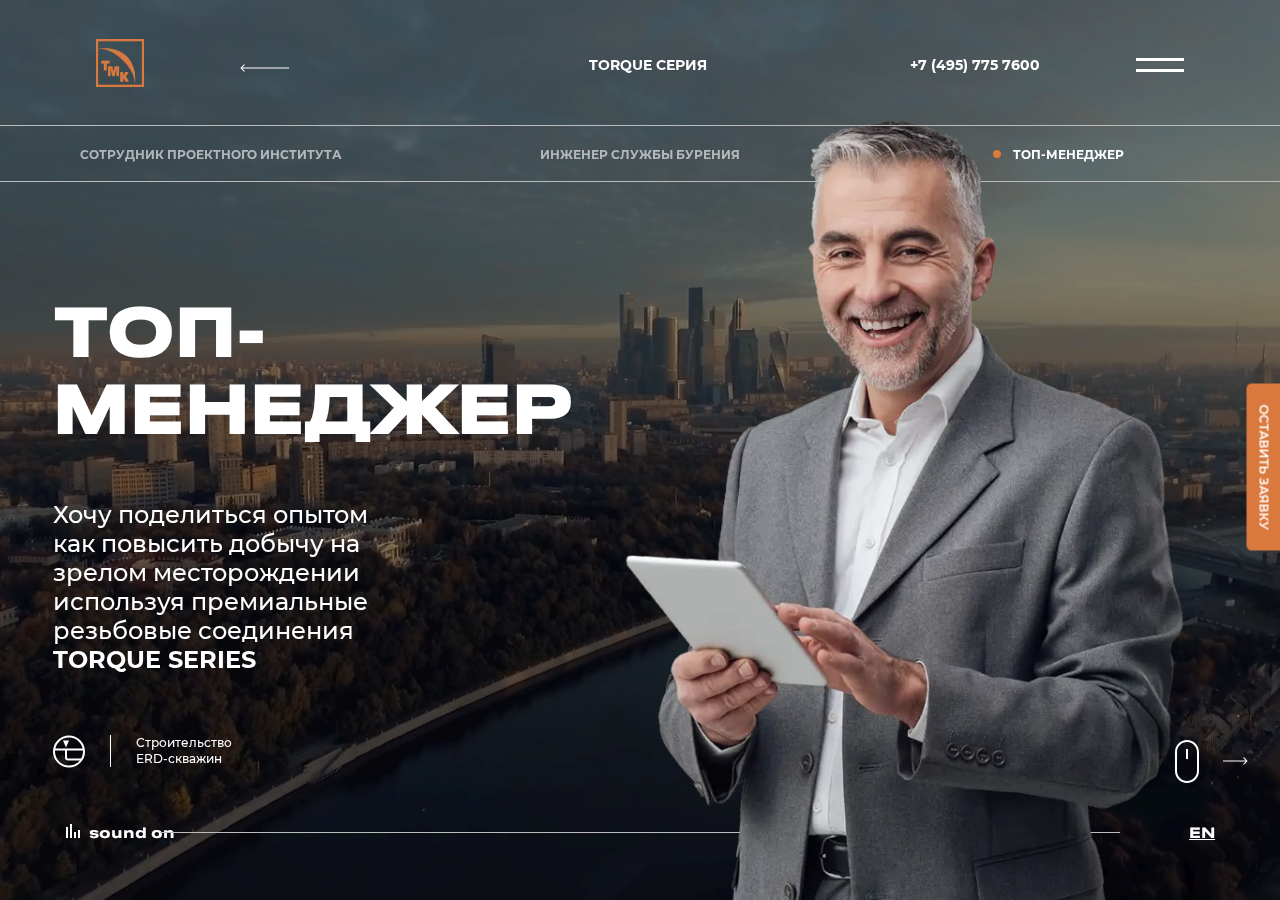
<file: manager.html>
<!DOCTYPE html>
<html lang="en">
  <head>
    <meta charset="UTF-8" />
    <meta name="viewport" content="width=device-width, initial-scale=1.0" />
    <link rel="stylesheet" href="css/style.css" />
    <link rel="shortcut icon" href="./img/favicon.ico" />
    <title>TORQUE SERIES</title>
  </head>
  <body>
    <svg class='hideSvg'>
      <filter id='sharpBlur'>
                <feGaussianBlur stdDeviation='0'>
                 <animate id="blur" attributeType="XML" attributeName="stdDeviation" from="0" to="30" dur="0.3s" fill="freeze" begin="indefinite"/>
                 <animate id="delblur" attributeType="XML" attributeName="stdDeviation" from="30" to="0" dur="0.3s" fill="freeze" begin="indefinite"/>
                </feGaussianBlur>
        <feColorMatrix type='matrix' values='1 0 0 0 0, 0 1 0 0 0, 0 0 1 0 0, 0 0 0 9 0'></feColorMatrix>
        <feComposite in2='SourceGraphic' operator='in'></feComposite>
      </filter>
    </svg>

    <div class="video-bg">
      <div class="video-bg_wr">
        <video
          class="video_background"
          preload="auto"
          autoplay
          loop
          muted
          playsinline
          poster="./img/manager/manager_poster.jpg">
          <source src="./video/manager.ogv" type="video/ogv" />
          <source src="./video/manager.mp4" type="video/mp4" />
          <source src="./video/manager.webm" type="video/webm" />
                 </video>
      </div>
   
    </div>
    <div class="request">
      <p>оставить заявку</p>
    </div>
    <header class="employee_header">
      <div class="header_top">
        <div class="container1920">
          <div class="header_top_right">
            <a href="index.html">
              <picture>
                <source type="image/webp" srcset="./img/header/logo1x.webp 1x, ./img/header/logo2x.webp 2x, ./img/header/logo3x.webp 3x" >
                <img src="./img/header/logo1x.png" class="logo_image" alt="logo" srcset="./img/header/logo2x.png 2x, ./img/header/logo3x.png 3x" />
              </picture>
                          </a>
            <a onclick="window.history.back(); return false;" class="header_top_right_arrow">
              <svg                
                width="49"
                height="8"
                viewBox="0 0 49 8"
                fill="none"
                xmlns="http://www.w3.org/2000/svg">
                <path
                  d="M0.646447 3.64644C0.451184 3.8417 0.451184 4.15829 0.646447 4.35355L3.82843 7.53553C4.02369 7.73079 4.34027 7.73079 4.53553 7.53553C4.7308 7.34027 4.7308 7.02369 4.53553 6.82842L1.70711 4L4.53553 1.17157C4.7308 0.976307 4.7308 0.659724 4.53553 0.464462C4.34027 0.2692 4.02369 0.2692 3.82843 0.464462L0.646447 3.64644ZM49 3.5L1 3.5L1 4.5L49 4.5L49 3.5Z"
                  fill="white"/>
              </svg>
            </a>
          </div>
          <div class="header_center">
            <p class="logo_text">TORQUE СЕРИЯ</p>
          </div>
          <div class="header_top_left">
            <a href="tel:+7(495)7757600" class="header_top_left_tel">+7 (495) 775 7600</a>
            <div class="header_top_left_icon-menu">
              <p></p>
              <p></p>
            </div>
          </div>
        </div>
      </div>
      <div class="header_bottom">
        <div class="container1440">
          <div class="header_bottom_link">
            <a href="employee.html">Сотрудник проектного института</a>
          </div>
          <div class="header_bottom_link">
            <a href="engineer.html">Инженер службы бурения</a>
          </div>
          <div class="header_bottom_link">
            <a href="manager.html" class="activ">Топ-менеджер</a>
          </div>
        </div>
      </div>
      <div class="menu">
  <div class="menu_header">
    <div class="container1920">
      <div class="menu_header_right">
        <a href="index.html">
          <picture>
            <source type="image/webp" srcset="./img/header/logo1x.webp 1x, ./img/header/logo2x.webp 2x, ./img/header/logo3x.webp 3x" >
            <img src="./img/header/logo1x.png" class="logo_image" alt="logo" srcset="./img/header/logo2x.png 2x, ./img/header/logo3x.png 3x" />
          </picture>
        </a>
        <p class="logo_text">TORQUE SERIES</p>
      </div>
      <div class="menu_header_centner">
        <p>MENU</p>
      </div>
      <div class="menu_header_left">
        <a href="tel:+7(495)7757600" class="menu_header_left_tel">+7 (495) 775 7600</a>
      </div>
    </div>
  </div>
  
  <div class="container1440">
    <div class="menu_content">
      <div class="menu_content_nav">
        <div class="menu_content_nav_row">
          <div class="column">
            <a href="momentum.html" class="momentum_link">Momentum</a>
          </div>
          <div>
            <a href="momentumgt.html" class="momentumgt_link">Momentum GT</a>
          </div>
        </div>
        <div class="menu_content_nav_row">
          <div class="column">
            <a href="momentumsfl.html" class="momentumsfl_link">Momentum SFL</a>
          </div>
          <div>
            <a href="momentumfl.html" class="momentumfl_link">Momentum FL</a>
          </div>
        </div>
        <div class="menu_content_nav_row3">
          <p class="menu_content_nav_row3_contacts">Контакты</p>
          <p class="menu_content_nav_row3_adress">
            105062, Москва, ул. Покровка, д.40 стр.2а<br />
            sales@tmk-group.com, tmk@tmk-group.com<br />
            +7 (495) 775 7600
          </p>

        </div>

      </div>
      <div class="menu_content_image">
        <div class="menu_content_image_wr">
          <picture>
            <source type="image/webp" srcset="./img/moment/moment_content_img.webp 1x, ./img/moment/moment_content_img2x.webp 2x, ./img/moment/moment_content_img3x.webp 3x" >
            <img src="./img/moment/moment_content_img.png"  alt="image" srcset="./img/moment/moment_content_img2x.png 2x, ./img/moment/moment_content_img3x.png 3x" />
          </picture>
                        </div>
      </div>
    </div>
  </div>

</div>

      <div class="application">
  <div class="container1440">
    <div class="menu_header_left_icon-menu">
      <p></p>
      <p></p>
    </div>
    <div class="application_content">
      <form action="#" class="application_content_form">
        <h4>Узнать подробнее о соединении</h4>
        <input type="text" placeholder="Имя" />
        <input type="tel" placeholder="Телефон" />
        <input type="email" placeholder="E-mail" />
        <input type="submit" value="Отправить" />
      </form>
      <div class="application_content_img">

        <picture>
          <source type="image/webp" srcset="./img/moment/moment_content_img.webp 1x, ./img/moment/moment_content_img2x.webp 2x, ./img/moment/moment_content_img3x.webp 3x" >
          <img src="./img/moment/moment_content_img.png" alt="photo" srcset="./img/moment/moment_content_img2x.png 2x, ./img/moment/moment_content_img3x.png 3x" />
        </picture>


        
      </div>
    </div>
  </div>
</div>
<div class="application-wr"></div>

    </header>
    <div class="header-line"></div>
    <div class="wrapper manager-wr">
      <section class="moment_main">
        <div class="manager_main_content">
          <div class="container1440">
            <h1>топ-<br />менеджер</h1>
            <p class="manager_main_content_text">
              Хочу поделиться опытом как повысить добычу на зрелом месторождении
              используя премиальные резьбовые соединения
              <span>TORQUE SERIES</span>
            </p>            
            <div class="manager_main_content_clutch">
              <img src="./img/manager/clutch.svg" alt="connection" />
              <p>Строительство<br />ERD-скважин</p>
            </div>
          </div>
        </div>
        <div class="manager_main_bg"></div>
              <svg class="mouse-arrow" width="122" height="43" viewBox="0 0 122 43" fill="none" xmlns="http://www.w3.org/2000/svg">
          <path fill-rule="evenodd" clip-rule="evenodd" d="M71 12V31C71 36.5228 66.5228 41 61 41C55.4772 41 51 36.5228 51 31V12C51 6.47715 55.4772 2 61 2C66.5228 2 71 6.47715 71 12ZM49 12C49 5.37258 54.3726 0 61 0C67.6274 0 73 5.37258 73 12V31C73 37.6274 67.6274 43 61 43C54.3726 43 49 37.6274 49 31V12ZM60 9V19H62V9H60Z" fill="white"/>
          <path d="M0.646446 20.6464C0.451185 20.8417 0.451185 21.1583 0.646446 21.3536L3.82843 24.5355C4.02369 24.7308 4.34027 24.7308 4.53553 24.5355C4.7308 24.3403 4.7308 24.0237 4.53553 23.8284L1.70711 21L4.53553 18.1716C4.7308 17.9763 4.7308 17.6597 4.53553 17.4645C4.34027 17.2692 4.02369 17.2692 3.82843 17.4645L0.646446 20.6464ZM25 20.5L1 20.5V21.5L25 21.5V20.5Z" fill="white"/>
          <path d="M121.354 21.3536C121.549 21.1583 121.549 20.8417 121.354 20.6465L118.172 17.4645C117.976 17.2692 117.66 17.2692 117.464 17.4645C117.269 17.6597 117.269 17.9763 117.464 18.1716L120.293 21L117.464 23.8284C117.269 24.0237 117.269 24.3403 117.464 24.5355C117.66 24.7308 117.976 24.7308 118.172 24.5355L121.354 21.3536ZM97 21.5L121 21.5L121 20.5L97 20.5L97 21.5Z" fill="white"/>
          </svg>
      </section>
      <section class="moment_content moment_content_manager">
        <div class="manager_content_problematic">
          <h4>Проблематика<br />проекта</h4>
          <p class="moment_content_text4">
            Сейчас я занимаюсь вопросом падения добычи на зрелом месторождении.
            Снижение стоимости углеводородов ведёт к снижению рентабельности
            строительства новых скважин, что создаёт определенные трудности при
            достижении стратегических целей Компании.
          </p>
          <p class="moment_content_text4">
            Проанализировав существующие технологии, мною было принято решение
            об увеличении боковой длины горизонтальной скважины для последующего
            проведения многостадийного гидравлического разрыва пласта. Данный
            прием позволяет увеличить охват дренируемых запасов и повысить
            дебит.
          </p>
          <p class="moment_content_text4">
            Однако увеличение протяженности горизонтального интервала повлечёт
            за собой ряд технических сложностей, одна из которых – необходимость
            вращения эксплуатационной колонны при спуске под воздействием
            высоких крутящих нагрузок.
          </p>
          <div class="manager_main_content_clutch">
            <img src="./img/manager/clutch.svg" alt="connection" />
            <p>Строительство<br />ERD-скважин</p>
          </div>
        </div>
        <div class="manager_content_rotate">
          <picture>
            <source type="image/webp" srcset="./img/manager/rotate.webp 1x, ./img/manager/rotate2x.webp 2x, ./img/manager/rotate3x.webp 3x" >
            <img src="./img/manager/rotate.jpg" srcset="./img/manager/rotate2x.jpg 2x, ./img/manager/rotate3x.jpg 3x" alt="image" />
          </picture>
                     <p class="moment_content_text2">
            Чем выше протяженность горизонтального участка – тем выше нагрузки
            на обсадную колонну при спуске.
          </p>
        </div>
        <div class="manager_content_solution">
          <h4>Решение<br />задачи</h4>
          <p class="moment_content_text4">
            Для реализации данного проекта необходимо применить современное
            высокотехнологичное оборудование. Высокомоментные соединения серии
            <span>TORQUE</span> обладают исключительной устойчивостью к крутящим
            нагрузкам, что позволяет обеспечить безопасное вращение колонны при
            спуске в горизонтальный ствол большой протяженности.
          </p>
          <p class="moment_content_text4">
            Широкая линейка исполнения соединений (муфтовое, равнопроходное,
            полуравнопроходное) позволяет подобрать наиболее оптимальное решение
            для достижения поставленных целей.
          </p>
          <p class="moment_content_text4">
            К тому же, соединения серии <span>TORQUE</span> разработаны и
            производятся в России – поэтому, выбирая данную линейку, я уверен в
            стабильных поставках оборудования на проекты любой сложности и
            отдаленности.
          </p>
        </div>
        <div class="manager_content_trajectory">
          <p class="moment_content_text2">
            МГРП - Современная технология добычи «трудной» нефти*
          </p>
          <img src="./img/manager/trajectory.png" alt="image" />
          <p class="moment_content_text3">
            * Увеличение количества стадий ГРП — не самоцель. Оптимальное
            количество трещин для горизонтального ствола зависит от
            геологических условий.
          </p>
        </div>
        <div class="manager_content_profile">
          <picture>
            <source type="image/webp" srcset="./img/manager/load.webp 1x, ./img/manager/load2x.webp 2x, ./img/manager/load3x.webp 3x" >
            <img src="./img/manager/load.jpg" srcset="./img/manager/load2x.jpg 2x, ./img/manager/load3x.jpg 3x" alt="image" />
          </picture>
   
          <div>
            <p class="moment_content_text1">
              Рассмотрим технические характеристики премиальных
              резьбовых соединений серии <span>TORQUE</span>
            </p>
            <div class="content_profile_images">
              <svg
                width="13"
                height="29"
                viewBox="0 0 13 29"
                fill="none"
                xmlns="http://www.w3.org/2000/svg" opacity="0.6">
                <path d="M1.53223 0H10.7198V28.002H1.53223V0Z" fill="white" />
                <path d="M0 5.59863H12.2501V22.3998H0V5.59863Z" fill="white" />
              </svg>
              <svg
                width="20"
                height="20"
                viewBox="0 0 20 20"
                fill="none"
                xmlns="http://www.w3.org/2000/svg">
                <path opacity="0.6"
                  d="M19.6501 12.1919L17.8118 10.7544C17.8688 10.2527 17.8688 9.74609 17.8118 9.24438L19.6518 7.80606C19.9966 7.52837 20.0887 7.04142 19.8693 6.65689L17.9568 3.35108C17.7365 2.96413 17.2674 2.79515 16.8509 2.95276L14.6843 3.82444C14.2771 3.52905 13.841 3.27581 13.3826 3.06862L13.0501 0.766951C12.9901 0.325077 12.611 -0.00335881 12.1651 0.000273983H8.3318C7.88958 -0.00238226 7.51352 0.322382 7.45181 0.760271L7.11849 3.06858C6.6615 3.27776 6.22607 3.5312 5.81849 3.82526L3.64596 2.9519C3.23385 2.78944 2.76514 2.95639 2.54847 3.34272L0.634293 6.65439C0.408942 7.03954 0.501715 7.53185 0.851792 7.80856L2.69011 9.24606C2.63257 9.74774 2.63257 10.2544 2.69011 10.7561L0.850112 12.1935C0.504723 12.4708 0.412145 12.9581 0.631793 13.3427L2.54347 16.6494C2.76346 17.0366 3.23288 17.2057 3.64928 17.0477L5.81595 16.176C6.22345 16.4716 6.65985 16.7251 7.11845 16.9327L7.45177 19.2327C7.51044 19.6734 7.88719 20.002 8.33176 20.0002H12.1651C12.6081 20.0037 12.9854 19.6789 13.0476 19.2402L13.3809 16.9319C13.8378 16.7226 14.2732 16.4692 14.6809 16.1752L16.8559 17.0494C17.268 17.2115 17.7365 17.0446 17.9534 16.6586L19.8734 13.3336C20.0883 12.9496 19.9938 12.4666 19.6501 12.1919ZM10.2484 14.1669C7.94727 14.1669 6.08177 12.3014 6.08177 10.0002C6.08177 7.69899 7.94723 5.83353 10.2484 5.83353C12.5496 5.83353 14.4151 7.69899 14.4151 10.0002C14.4123 12.3003 12.5485 14.1641 10.2484 14.1669Z"
                  fill="white"/>
              </svg>
              <svg
                width="12"
                height="20"
                viewBox="0 0 12 20"
                fill="none"
                xmlns="http://www.w3.org/2000/svg">
                <g opacity="0.6">
                  <path
                    fill-rule="evenodd"
                    clip-rule="evenodd"
                    d="M5.75782 20C8.90757 20 11.4609 16.866 11.4609 13C11.4609 10.2676 10.7006 8.93507 8.92019 5.8149C8.09424 4.36742 7.04876 2.5352 5.75782 0C4.46687 2.5352 3.42139 4.36742 2.59544 5.81491C0.815039 8.93507 0.0546875 10.2676 0.0546875 13C0.0546875 16.866 2.60807 20 5.75782 20ZM5.75828 19.9996C7.72687 19.9996 9.32273 18.0595 9.32273 15.6663C9.32273 13.9748 8.84751 13.1499 7.73476 11.2184C7.21854 10.3223 6.56512 9.18806 5.75828 7.61865C4.95144 9.18806 4.29802 10.3223 3.7818 11.2184C2.66905 13.1499 2.19383 13.9748 2.19383 15.6663C2.19383 18.0595 3.78969 19.9996 5.75828 19.9996Z"
                    fill="white"/>
                  <path
                    d="M8.20284 17.1971C8.20284 18.7435 7.10854 19.9971 5.75865 19.9971C4.40876 19.9971 3.31445 18.7435 3.31445 17.1971C3.31445 15.5971 4.01279 15.1971 5.75865 11.9971C7.5045 15.1971 8.20284 15.5971 8.20284 17.1971Z"
                    fill="white"/>
                </g>
              </svg>
              <span>TORQUE<br>
                SERIES</span>
            </div>
          </div>
        </div>
        <div class="manager_content_series">
          <h4>TORQUE SERIES</h4>
          <p class="moment_content_text1">
            Премиальные соединения <span>TORQUE SERIES</span> обладают
            исключительной устойчивостью к растягивающим, сжимающим и изгибающим
            нагрузкам при избыточном внутреннем и наружном давлениях.
          </p>
          <p class="moment_content_text1">
            Также способны выдерживать экстремальные моменты кручения, связанные
            с вращением колонны труб во время спуска и цементирования
            ультраглубоких наклонно-направленных скважин с большими отходами от
            вертикали и протяженными горизонтальными участками.
          </p>
        </div>
        <div class="manager_content_shedule">
          <img src="./img/employee/schedule.svg" alt="schedule" />
        </div>
        <div class="manager_content_connections">
          <div class="connections_content">
  <div class="connections_content_column first-column">
    <div class="connections_content_row">
      <span>Соединение</span>
    </div>
    <div class="connections_content_row">
      <span>Название соединения</span>
    </div>
    <div class="connections_content_row">
      <span>Контур трубы</span>
    </div>
    <div class="connections_content_row">
      <span>Эффективность соединения</span>
    </div>
    <div class="connections_content_row">
      <span>Тип флюида</span>
    </div>
    <div class="connections_content_row">
      <span>Подробнее о соединении</span>
    </div>
  </div>
  <div class="connections_content_column other-column">
    <div class="connections_content_row image1">
      <svg class="increase increase-momentum"
        width="18"
        height="18"
        viewBox="0 0 18 18"
        fill="none"
        xmlns="http://www.w3.org/2000/svg">
        <path d="M12.4999 11H11.7099L11.4299 10.73C12.6299 9.33002 13.2499 7.42002 12.9099 5.39002C12.4399 2.61002 10.1199 0.390015 7.3199 0.0500152C3.0899 -0.469985 -0.460103 3.09001 0.0498967 7.32001C0.389897 10.12 2.6099 12.44 5.3899 12.91C7.4199 13.25 9.3299 12.63 10.7299 11.43L10.9999 11.71V12.5L15.2599 16.75C15.6699 17.16 16.3299 17.16 16.7399 16.75L16.7499 16.74C17.1599 16.33 17.1599 15.67 16.7499 15.26L12.4999 11ZM6.4999 11C4.0099 11 1.9999 8.99002 1.9999 6.50002C1.9999 4.01002 4.0099 2.00002 6.4999 2.00002C8.9899 2.00002 10.9999 4.01002 10.9999 6.50002C10.9999 8.99002 8.9899 11 6.4999 11ZM6.4999 4.00002C6.2199 4.00002 5.9999 4.22002 5.9999 4.50002V6.00002H4.4999C4.2199 6.00002 3.9999 6.22002 3.9999 6.50002C3.9999 6.78002 4.2199 7.00002 4.4999 7.00002H5.9999V8.50002C5.9999 8.78001 6.2199 9.00002 6.4999 9.00002C6.7799 9.00002 6.9999 8.78001 6.9999 8.50002V7.00002H8.4999C8.7799 7.00002 8.9999 6.78002 8.9999 6.50002C8.9999 6.22002 8.7799 6.00002 8.4999 6.00002H6.9999V4.50002C6.9999 4.22002 6.7799 4.00002 6.4999 4.00002Z"
          fill="#6D6D6D"/>
      </svg>
    </div>
    <div class="connections_content_row">
      <h5>MOMENTum</h5>
    </div>
    <div class="connections_content_row">
      <span>Муфта API</span>
      <svg class="icon"
        width="14"
        height="29"
        viewBox="0 0 14 29"
        fill="none"
        xmlns="http://www.w3.org/2000/svg">
        <path d="M2.40723 0H11.5948V28.002H2.40723V0Z" fill="#858585" />
        <path d="M0.875 5.59868H13.1251V22.3999H0.875V5.59868Z"
          fill="#858585"/>
      </svg>
    </div>
    <div class="connections_content_row">
      <span>100/100</span>
      <svg class="icon"
        width="16"
        height="16"
        viewBox="0 0 16 16"
        fill="none"
        xmlns="http://www.w3.org/2000/svg">
        <g clip-path="url(#clip0)">
          <path d="M15.5202 9.75353L14.0495 8.60353C14.0951 8.20216 14.0951 7.79691 14.0495 7.39554L15.5215 6.24488C15.7973 6.02273 15.8711 5.63317 15.6955 5.32554L14.1655 2.6809C13.9893 2.37134 13.614 2.23615 13.2809 2.36224L11.5475 3.05958C11.2218 2.82327 10.8729 2.62068 10.5062 2.45493L10.2402 0.613594C10.1922 0.260095 9.88893 -0.00265348 9.53218 0.000252756H6.46554C6.11176 -0.00187224 5.81092 0.257939 5.76154 0.60825L5.49489 2.4549C5.12929 2.62224 4.78095 2.82499 4.45489 3.06024L2.71687 2.36156C2.38718 2.23159 2.01221 2.36515 1.83887 2.67421L0.307532 5.32354C0.127251 5.63167 0.20147 6.02551 0.481531 6.24688L1.95218 7.39688C1.90615 7.79822 1.90615 8.20353 1.95218 8.60487L0.480188 9.75487C0.203876 9.97671 0.129814 10.3665 0.305532 10.6742L1.83487 13.3195C2.01087 13.6293 2.3864 13.7646 2.71952 13.6382L4.45286 12.9409C4.77886 13.1773 5.12798 13.3801 5.49485 13.5462L5.76151 15.3862C5.80845 15.7388 6.10985 16.0016 6.46551 16.0002H9.53215C9.88659 16.003 10.1884 15.7431 10.2381 15.3922L10.5048 13.5455C10.8704 13.3781 11.2187 13.1754 11.5448 12.9402L13.2848 13.6395C13.6145 13.7692 13.9893 13.6357 14.1628 13.3269L15.6988 10.6669C15.8708 10.3597 15.7952 9.97328 15.5202 9.75353ZM7.99885 11.3335C6.15792 11.3335 4.66551 9.84115 4.66551 8.00019C4.66551 6.15923 6.15788 4.66686 7.99885 4.66686C9.83981 4.66686 11.3322 6.15923 11.3322 8.00019C11.33 9.84025 9.83887 11.3313 7.99885 11.3335Z"
            fill="#858585" />
        </g>
        <defs>
          <clipPath id="clip0">
            <rect width="16" height="16" fill="white" />
          </clipPath>
        </defs>
      </svg>
    </div>
    <div class="connections_content_row">
      <span>Вода</span>
      <svg class="icon"
        width="14"
        height="20"
        viewBox="0 0 14 20"
        fill="none"
        xmlns="http://www.w3.org/2000/svg">
        <path d="M13.9993 12.3508C13.9993 16.0238 10.8654 19.0013 6.99963 19.0013C3.13384 19.0013 0 16.0238 0 12.3508C0 8.55058 1.99989 7.60052 6.99963 0C11.9994 7.60052 13.9993 8.55058 13.9993 12.3508Z"
          fill="#858585"/>
        <path d="M10.0002 16.3388C10.0002 17.808 8.65709 18.999 7.00033 18.999C5.34356 18.999 4.00049 17.808 4.00049 16.3388C4.00049 14.8187 4.85759 14.4386 7.00033 11.3984C9.14307 14.4386 10.0002 14.8187 10.0002 16.3388Z"
          fill="#858585"/>
      </svg>
    </div>
    <div class="connections_content_row detail">
      <a href="momentum.html">
      <span>Подробнее</span>
      <svg width="6"
        height="10"
        viewBox="0 0 6 10"
        fill="none"
        xmlns="http://www.w3.org/2000/svg">
        <path d="M1 0.757812L5.24264 5.00045L1 9.24309" stroke="#858585" />
      </svg>
      </a>
    </div>
  </div>
  <div class="connections_content_column other-column">
    <div class="connections_content_row image2">
      <svg class="increase increase-gt"
        width="18"
        height="18"
        viewBox="0 0 18 18"
        fill="none"
        xmlns="http://www.w3.org/2000/svg" >
        <path d="M12.4999 11H11.7099L11.4299 10.73C12.6299 9.33002 13.2499 7.42002 12.9099 5.39002C12.4399 2.61002 10.1199 0.390015 7.3199 0.0500152C3.0899 -0.469985 -0.460103 3.09001 0.0498967 7.32001C0.389897 10.12 2.6099 12.44 5.3899 12.91C7.4199 13.25 9.3299 12.63 10.7299 11.43L10.9999 11.71V12.5L15.2599 16.75C15.6699 17.16 16.3299 17.16 16.7399 16.75L16.7499 16.74C17.1599 16.33 17.1599 15.67 16.7499 15.26L12.4999 11ZM6.4999 11C4.0099 11 1.9999 8.99002 1.9999 6.50002C1.9999 4.01002 4.0099 2.00002 6.4999 2.00002C8.9899 2.00002 10.9999 4.01002 10.9999 6.50002C10.9999 8.99002 8.9899 11 6.4999 11ZM6.4999 4.00002C6.2199 4.00002 5.9999 4.22002 5.9999 4.50002V6.00002H4.4999C4.2199 6.00002 3.9999 6.22002 3.9999 6.50002C3.9999 6.78002 4.2199 7.00002 4.4999 7.00002H5.9999V8.50002C5.9999 8.78001 6.2199 9.00002 6.4999 9.00002C6.7799 9.00002 6.9999 8.78001 6.9999 8.50002V7.00002H8.4999C8.7799 7.00002 8.9999 6.78002 8.9999 6.50002C8.9999 6.22002 8.7799 6.00002 8.4999 6.00002H6.9999V4.50002C6.9999 4.22002 6.7799 4.00002 6.4999 4.00002Z"
          fill="#6D6D6D" />
      </svg>
    </div>
    <div class="connections_content_row">
      <h5>MOMENTum GT</h5>
    </div>
    <div class="connections_content_row">
      <span>Муфта API</span>
      <svg class="icon"
        width="14"
        height="29"
        viewBox="0 0 14 29"
        fill="none"
        xmlns="http://www.w3.org/2000/svg">
        <path d="M2.40723 0H11.5948V28.002H2.40723V0Z" fill="#858585" />
        <path d="M0.875 5.59868H13.1251V22.3999H0.875V5.59868Z"
          fill="#858585" />
      </svg>
    </div>
    <div class="connections_content_row">
      <span>100/100</span>
      <svg
        class="icon"
        width="16"
        height="16"
        viewBox="0 0 16 16"
        fill="none"
        xmlns="http://www.w3.org/2000/svg">
        <g clip-path="url(#clip0)">
          <path d="M15.5202 9.75353L14.0495 8.60353C14.0951 8.20216 14.0951 7.79691 14.0495 7.39554L15.5215 6.24488C15.7973 6.02273 15.8711 5.63317 15.6955 5.32554L14.1655 2.6809C13.9893 2.37134 13.614 2.23615 13.2809 2.36224L11.5475 3.05958C11.2218 2.82327 10.8729 2.62068 10.5062 2.45493L10.2402 0.613594C10.1922 0.260095 9.88893 -0.00265348 9.53218 0.000252756H6.46554C6.11176 -0.00187224 5.81092 0.257939 5.76154 0.60825L5.49489 2.4549C5.12929 2.62224 4.78095 2.82499 4.45489 3.06024L2.71687 2.36156C2.38718 2.23159 2.01221 2.36515 1.83887 2.67421L0.307532 5.32354C0.127251 5.63167 0.20147 6.02551 0.481531 6.24688L1.95218 7.39688C1.90615 7.79822 1.90615 8.20353 1.95218 8.60487L0.480188 9.75487C0.203876 9.97671 0.129814 10.3665 0.305532 10.6742L1.83487 13.3195C2.01087 13.6293 2.3864 13.7646 2.71952 13.6382L4.45286 12.9409C4.77886 13.1773 5.12798 13.3801 5.49485 13.5462L5.76151 15.3862C5.80845 15.7388 6.10985 16.0016 6.46551 16.0002H9.53215C9.88659 16.003 10.1884 15.7431 10.2381 15.3922L10.5048 13.5455C10.8704 13.3781 11.2187 13.1754 11.5448 12.9402L13.2848 13.6395C13.6145 13.7692 13.9893 13.6357 14.1628 13.3269L15.6988 10.6669C15.8708 10.3597 15.7952 9.97328 15.5202 9.75353ZM7.99885 11.3335C6.15792 11.3335 4.66551 9.84115 4.66551 8.00019C4.66551 6.15923 6.15788 4.66686 7.99885 4.66686C9.83981 4.66686 11.3322 6.15923 11.3322 8.00019C11.33 9.84025 9.83887 11.3313 7.99885 11.3335Z"
            fill="#858585" />
        </g>
        <!-- <defs>
          <clipPath id="clip0">
            <rect width="16" height="16" fill="white" />
          </clipPath>
        </defs> -->
      </svg>
    </div>
    <div class="connections_content_row">
      <span>Газ</span>
      <svg width="14"
        height="18"
        viewBox="0 0 14 18"
        fill="none"
        xmlns="http://www.w3.org/2000/svg">
        <path fill-rule="evenodd"
          clip-rule="evenodd"
          d="M7.10344 18C10.9221 17.9504 14.0007 15.149 14.0007 11.7004C14.0007 9.24117 13.0674 8.04186 10.8821 5.2336C9.86824 3.93082 8.58495 2.28176 7.00037 0C5.41579 2.28176 4.1325 3.93082 3.11867 5.2336C0.933302 8.04186 0 9.24117 0 11.7004C0 15.1487 3.07822 17.95 6.89655 18C4.52807 17.9509 2.625 16.224 2.625 14.1009C2.625 12.5785 3.20831 11.8361 4.57417 10.0976C5.20781 9.29115 6.00987 8.2703 7.00023 6.85779C7.9906 8.2703 8.79265 9.29115 9.42629 10.0976C10.7921 11.8361 11.3755 12.5785 11.3755 14.1009C11.3755 16.2241 9.47214 17.9511 7.10344 18Z"
          fill="#858585" />
        <path d="M10.0003 15.4797C10.0003 16.8715 8.6571 17.9998 7.00016 17.9998C5.34322 17.9998 4 16.8715 4 15.4797C4 14.0397 4.85719 13.6797 7.00016 10.7996C9.14313 13.6797 10.0003 14.0397 10.0003 15.4797Z"
          fill="#858585" />
      </svg>
    </div>
    <div class="connections_content_row detail">
      <a href="momentumgt.html">
      <span>Подробнее</span>
      <svg width="6"
        height="10"
        viewBox="0 0 6 10"
        fill="none"
        xmlns="http://www.w3.org/2000/svg">
        <path d="M1 0.757812L5.24264 5.00045L1 9.24309" stroke="#858585" />
      </svg>
      </a>
    </div>
  </div>
  <div class="connections_content_column other-column">
    <div class="connections_content_row image3">
      <svg class="increase increase-sfl"
        width="18"
        height="18"
        viewBox="0 0 18 18"
        fill="none"
        xmlns="http://www.w3.org/2000/svg" >
        <path d="M12.4999 11H11.7099L11.4299 10.73C12.6299 9.33002 13.2499 7.42002 12.9099 5.39002C12.4399 2.61002 10.1199 0.390015 7.3199 0.0500152C3.0899 -0.469985 -0.460103 3.09001 0.0498967 7.32001C0.389897 10.12 2.6099 12.44 5.3899 12.91C7.4199 13.25 9.3299 12.63 10.7299 11.43L10.9999 11.71V12.5L15.2599 16.75C15.6699 17.16 16.3299 17.16 16.7399 16.75L16.7499 16.74C17.1599 16.33 17.1599 15.67 16.7499 15.26L12.4999 11ZM6.4999 11C4.0099 11 1.9999 8.99002 1.9999 6.50002C1.9999 4.01002 4.0099 2.00002 6.4999 2.00002C8.9899 2.00002 10.9999 4.01002 10.9999 6.50002C10.9999 8.99002 8.9899 11 6.4999 11ZM6.4999 4.00002C6.2199 4.00002 5.9999 4.22002 5.9999 4.50002V6.00002H4.4999C4.2199 6.00002 3.9999 6.22002 3.9999 6.50002C3.9999 6.78002 4.2199 7.00002 4.4999 7.00002H5.9999V8.50002C5.9999 8.78001 6.2199 9.00002 6.4999 9.00002C6.7799 9.00002 6.9999 8.78001 6.9999 8.50002V7.00002H8.4999C8.7799 7.00002 8.9999 6.78002 8.9999 6.50002C8.9999 6.22002 8.7799 6.00002 8.4999 6.00002H6.9999V4.50002C6.9999 4.22002 6.7799 4.00002 6.4999 4.00002Z"
          fill="#6D6D6D" />
      </svg>
    </div>
    <div class="connections_content_row">
      <h5>MOMENTum sfl</h5>
    </div>
    <div class="connections_content_row">
      <span>Безмуфтовое полуравно-<br>проходное соединение</span>
      <svg width="12"
        height="28"
        viewBox="0 0 12 28"
        fill="none"
        xmlns="http://www.w3.org/2000/svg">
        <path d="M1.50098 0H10.501V28H1.50098V0Z" fill="#858585" />
        <path d="M0 5.59863H12L10.5 22.3986H1.5L0 5.59863Z" fill="#858585" />
      </svg>
    </div>
    <div class="connections_content_row">
      <span>80/80</span>
      <svg class="icon"
        width="16"
        height="16"
        viewBox="0 0 16 16"
        fill="none"
        xmlns="http://www.w3.org/2000/svg">
        <g clip-path="url(#clip0)">
          <path d="M15.5202 9.75353L14.0495 8.60353C14.0951 8.20216 14.0951 7.79691 14.0495 7.39554L15.5215 6.24488C15.7973 6.02273 15.8711 5.63317 15.6955 5.32554L14.1655 2.6809C13.9893 2.37134 13.614 2.23615 13.2809 2.36224L11.5475 3.05958C11.2218 2.82327 10.8729 2.62068 10.5062 2.45493L10.2402 0.613594C10.1922 0.260095 9.88893 -0.00265348 9.53218 0.000252756H6.46554C6.11176 -0.00187224 5.81092 0.257939 5.76154 0.60825L5.49489 2.4549C5.12929 2.62224 4.78095 2.82499 4.45489 3.06024L2.71687 2.36156C2.38718 2.23159 2.01221 2.36515 1.83887 2.67421L0.307532 5.32354C0.127251 5.63167 0.20147 6.02551 0.481531 6.24688L1.95218 7.39688C1.90615 7.79822 1.90615 8.20353 1.95218 8.60487L0.480188 9.75487C0.203876 9.97671 0.129814 10.3665 0.305532 10.6742L1.83487 13.3195C2.01087 13.6293 2.3864 13.7646 2.71952 13.6382L4.45286 12.9409C4.77886 13.1773 5.12798 13.3801 5.49485 13.5462L5.76151 15.3862C5.80845 15.7388 6.10985 16.0016 6.46551 16.0002H9.53215C9.88659 16.003 10.1884 15.7431 10.2381 15.3922L10.5048 13.5455C10.8704 13.3781 11.2187 13.1754 11.5448 12.9402L13.2848 13.6395C13.6145 13.7692 13.9893 13.6357 14.1628 13.3269L15.6988 10.6669C15.8708 10.3597 15.7952 9.97328 15.5202 9.75353ZM7.99885 11.3335C6.15792 11.3335 4.66551 9.84115 4.66551 8.00019C4.66551 6.15923 6.15788 4.66686 7.99885 4.66686C9.83981 4.66686 11.3322 6.15923 11.3322 8.00019C11.33 9.84025 9.83887 11.3313 7.99885 11.3335Z"
            fill="#858585" />
        </g>
        </svg>
    </div>
    <div class="connections_content_row">
      <span>Газ</span>
      <svg width="14"
        height="18"
        viewBox="0 0 14 18"
        fill="none"
        xmlns="http://www.w3.org/2000/svg">
        <path fill-rule="evenodd"
          clip-rule="evenodd"
          d="M7.10344 18C10.9221 17.9504 14.0007 15.149 14.0007 11.7004C14.0007 9.24117 13.0674 8.04186 10.8821 5.2336C9.86824 3.93082 8.58495 2.28176 7.00037 0C5.41579 2.28176 4.1325 3.93082 3.11867 5.2336C0.933302 8.04186 0 9.24117 0 11.7004C0 15.1487 3.07822 17.95 6.89655 18C4.52807 17.9509 2.625 16.224 2.625 14.1009C2.625 12.5785 3.20831 11.8361 4.57417 10.0976C5.20781 9.29115 6.00987 8.2703 7.00023 6.85779C7.9906 8.2703 8.79265 9.29115 9.42629 10.0976C10.7921 11.8361 11.3755 12.5785 11.3755 14.1009C11.3755 16.2241 9.47214 17.9511 7.10344 18Z"
          fill="#858585" />
        <path d="M10.0003 15.4797C10.0003 16.8715 8.6571 17.9998 7.00016 17.9998C5.34322 17.9998 4 16.8715 4 15.4797C4 14.0397 4.85719 13.6797 7.00016 10.7996C9.14313 13.6797 10.0003 14.0397 10.0003 15.4797Z"
          fill="#858585" />
      </svg>
    </div>
    <div class="connections_content_row detail">
      <a href="momentumsfl.html">
        <span>Подробнее</span>
        <svg width="6"
          height="10"
          viewBox="0 0 6 10"
          fill="none"
          xmlns="http://www.w3.org/2000/svg">
          <path d="M1 0.757812L5.24264 5.00045L1 9.24309" stroke="#858585" />
        </svg>
      </a>
    </div>
  </div>
  <div class="connections_content_column other-column">
    <div class="connections_content_row image4">
      <svg class="increase increase-fl"
        width="18"
        height="18"
        viewBox="0 0 18 18"
        fill="none"
        xmlns="http://www.w3.org/2000/svg">
        <path d="M12.4999 11H11.7099L11.4299 10.73C12.6299 9.33002 13.2499 7.42002 12.9099 5.39002C12.4399 2.61002 10.1199 0.390015 7.3199 0.0500152C3.0899 -0.469985 -0.460103 3.09001 0.0498967 7.32001C0.389897 10.12 2.6099 12.44 5.3899 12.91C7.4199 13.25 9.3299 12.63 10.7299 11.43L10.9999 11.71V12.5L15.2599 16.75C15.6699 17.16 16.3299 17.16 16.7399 16.75L16.7499 16.74C17.1599 16.33 17.1599 15.67 16.7499 15.26L12.4999 11ZM6.4999 11C4.0099 11 1.9999 8.99002 1.9999 6.50002C1.9999 4.01002 4.0099 2.00002 6.4999 2.00002C8.9899 2.00002 10.9999 4.01002 10.9999 6.50002C10.9999 8.99002 8.9899 11 6.4999 11ZM6.4999 4.00002C6.2199 4.00002 5.9999 4.22002 5.9999 4.50002V6.00002H4.4999C4.2199 6.00002 3.9999 6.22002 3.9999 6.50002C3.9999 6.78002 4.2199 7.00002 4.4999 7.00002H5.9999V8.50002C5.9999 8.78001 6.2199 9.00002 6.4999 9.00002C6.7799 9.00002 6.9999 8.78001 6.9999 8.50002V7.00002H8.4999C8.7799 7.00002 8.9999 6.78002 8.9999 6.50002C8.9999 6.22002 8.7799 6.00002 8.4999 6.00002H6.9999V4.50002C6.9999 4.22002 6.7799 4.00002 6.4999 4.00002Z"
          fill="#6D6D6D" />
      </svg>
    </div>
    <div class="connections_content_row">
      <h5>MOMENTum fl</h5>
    </div>
    <div class="connections_content_row">
      <span>Безмуфтовое равно-<br>проходное соединение</span>
      <svg width="12"
        height="28"
        viewBox="0 0 12 28"
        fill="none"
        xmlns="http://www.w3.org/2000/svg">
        <path d="M1.50098 0H10.501V28H1.50098V0Z" fill="#858585" />
        <path d="M0 5.59863H12L10.5 22.3986H1.5L0 5.59863Z" fill="#858585" />
      </svg>
    </div>
    <div class="connections_content_row">
      <span>60/60</span>
      <svg class="icon"
        width="16"
        height="16"
        viewBox="0 0 16 16"
        fill="none"
        xmlns="http://www.w3.org/2000/svg">
        <g clip-path="url(#clip0)">
          <path d="M15.5202 9.75353L14.0495 8.60353C14.0951 8.20216 14.0951 7.79691 14.0495 7.39554L15.5215 6.24488C15.7973 6.02273 15.8711 5.63317 15.6955 5.32554L14.1655 2.6809C13.9893 2.37134 13.614 2.23615 13.2809 2.36224L11.5475 3.05958C11.2218 2.82327 10.8729 2.62068 10.5062 2.45493L10.2402 0.613594C10.1922 0.260095 9.88893 -0.00265348 9.53218 0.000252756H6.46554C6.11176 -0.00187224 5.81092 0.257939 5.76154 0.60825L5.49489 2.4549C5.12929 2.62224 4.78095 2.82499 4.45489 3.06024L2.71687 2.36156C2.38718 2.23159 2.01221 2.36515 1.83887 2.67421L0.307532 5.32354C0.127251 5.63167 0.20147 6.02551 0.481531 6.24688L1.95218 7.39688C1.90615 7.79822 1.90615 8.20353 1.95218 8.60487L0.480188 9.75487C0.203876 9.97671 0.129814 10.3665 0.305532 10.6742L1.83487 13.3195C2.01087 13.6293 2.3864 13.7646 2.71952 13.6382L4.45286 12.9409C4.77886 13.1773 5.12798 13.3801 5.49485 13.5462L5.76151 15.3862C5.80845 15.7388 6.10985 16.0016 6.46551 16.0002H9.53215C9.88659 16.003 10.1884 15.7431 10.2381 15.3922L10.5048 13.5455C10.8704 13.3781 11.2187 13.1754 11.5448 12.9402L13.2848 13.6395C13.6145 13.7692 13.9893 13.6357 14.1628 13.3269L15.6988 10.6669C15.8708 10.3597 15.7952 9.97328 15.5202 9.75353ZM7.99885 11.3335C6.15792 11.3335 4.66551 9.84115 4.66551 8.00019C4.66551 6.15923 6.15788 4.66686 7.99885 4.66686C9.83981 4.66686 11.3322 6.15923 11.3322 8.00019C11.33 9.84025 9.83887 11.3313 7.99885 11.3335Z"
            fill="#858585" />
        </g>
          </svg>
    </div>
    <div class="connections_content_row">
      <span>Газ</span>
      <svg width="14"
        height="18"
        viewBox="0 0 14 18"
        fill="none"
        xmlns="http://www.w3.org/2000/svg">
        <path fill-rule="evenodd"
          clip-rule="evenodd"
          d="M7.10344 18C10.9221 17.9504 14.0007 15.149 14.0007 11.7004C14.0007 9.24117 13.0674 8.04186 10.8821 5.2336C9.86824 3.93082 8.58495 2.28176 7.00037 0C5.41579 2.28176 4.1325 3.93082 3.11867 5.2336C0.933302 8.04186 0 9.24117 0 11.7004C0 15.1487 3.07822 17.95 6.89655 18C4.52807 17.9509 2.625 16.224 2.625 14.1009C2.625 12.5785 3.20831 11.8361 4.57417 10.0976C5.20781 9.29115 6.00987 8.2703 7.00023 6.85779C7.9906 8.2703 8.79265 9.29115 9.42629 10.0976C10.7921 11.8361 11.3755 12.5785 11.3755 14.1009C11.3755 16.2241 9.47214 17.9511 7.10344 18Z"
          fill="#858585" />
        <path d="M10.0003 15.4797C10.0003 16.8715 8.6571 17.9998 7.00016 17.9998C5.34322 17.9998 4 16.8715 4 15.4797C4 14.0397 4.85719 13.6797 7.00016 10.7996C9.14313 13.6797 10.0003 14.0397 10.0003 15.4797Z"
          fill="#858585" />
      </svg>
    </div>

    <div class="connections_content_row detail">
      <a href="momentumfl.html">
        <span>Подробнее</span>
        <svg width="6"
          height="10"
          viewBox="0 0 6 10"
          fill="none"
          xmlns="http://www.w3.org/2000/svg">
          <path d="M1 0.757812L5.24264 5.00045L1 9.24309" stroke="#858585" />
        </svg>
      </a>
    </div>
  </div>
</div>

        </div>

      </section>
    </div>
    <div class="connections_model_momentum model">
    <div class="connections_model_icon-menu">
      <p></p>
      <p></p>
    </div>
    <div class="sketchfab-embed-wrapper">
      <iframe
        class="modelA"
        title="A 3D model"
        width="640"
        height="480"
        src="https://sketchfab.com/models/f9fef1d2c72e486881ee889d6d7ccb9e/embed?autostart=1&amp;ui_controls=1&amp;ui_infos=1&amp;ui_inspector=1&amp;ui_stop=1&amp;ui_watermark=1&amp;ui_watermark_link=1"
        allowfullscreen          
       ></iframe>
    </div>
  </div>
  <div class="connections_model_gt model">
    <div class="connections_model_icon-menu">
      <p></p>
      <p></p>
    </div>
    <div class="sketchfab-embed-wrapper">
      <iframe
        class="modelA"
        title="A 3D model"
        width="640"
        height="480"
        src="https://sketchfab.com/models/f9fef1d2c72e486881ee889d6d7ccb9e/embed?autostart=1&amp;ui_controls=1&amp;ui_infos=1&amp;ui_inspector=1&amp;ui_stop=1&amp;ui_watermark=1&amp;ui_watermark_link=1"
                allowfullscreen
       ></iframe>
    </div>
  </div>
  <div class="connections_model_sfl model">
    <div class="connections_model_icon-menu">
      <p></p>
      <p></p>
    </div>
    <div class="sketchfab-embed-wrapper">
      <iframe
        class="modelA"
        title="A 3D model"
        width="640"
        height="480"
        src="https://sketchfab.com/models/f9fef1d2c72e486881ee889d6d7ccb9e/embed?autostart=1&amp;ui_controls=1&amp;ui_infos=1&amp;ui_inspector=1&amp;ui_stop=1&amp;ui_watermark=1&amp;ui_watermark_link=1"
    allowfullscreen
 ></iframe>
    </div>
  </div>
  <div class="connections_model_fl model">
    <div class="connections_model_icon-menu">
      <p></p>
      <p></p>
    </div>
    <div class="sketchfab-embed-wrapper">
      <iframe
        class="modelA"
        title="A 3D model"
        width="640"
        height="480"
        src="https://sketchfab.com/models/f9fef1d2c72e486881ee889d6d7ccb9e/embed?autostart=1&amp;ui_controls=1&amp;ui_infos=1&amp;ui_inspector=1&amp;ui_stop=1&amp;ui_watermark=1&amp;ui_watermark_link=1"
       allowfullscreen
       ></iframe>
    </div>
  </div>
    <button class="button-other language momentum_language">
      <span>en</span>
    </button>   
    <div class="line"></div>
    <button class="button-other sound momentum_sound">
      <span class="sound_img">
        <svg
          width="14"
          height="14"
          viewBox="0 0 14 14"
          fill="none"
          xmlns="http://www.w3.org/2000/svg">
          <rect y="3" width="2" height="11" fill="#fff" />
          <rect x="4" width="2" height="14" fill="#fff" />
          <rect x="8" y="8" width="2" height="6" fill="#fff" />
          <rect x="12" y="6" width="2" height="8" fill="#fff" />
        </svg>
      </span>
      <span>sound on</span>
    </button>
        <script src="./js/script.js"></script>
    <script src="./js/scroll.js"></script>
    <script src="./js/menu.js"></script>
    <script src="./js/model3D.js"></script>
  </body>
</html>
</file>
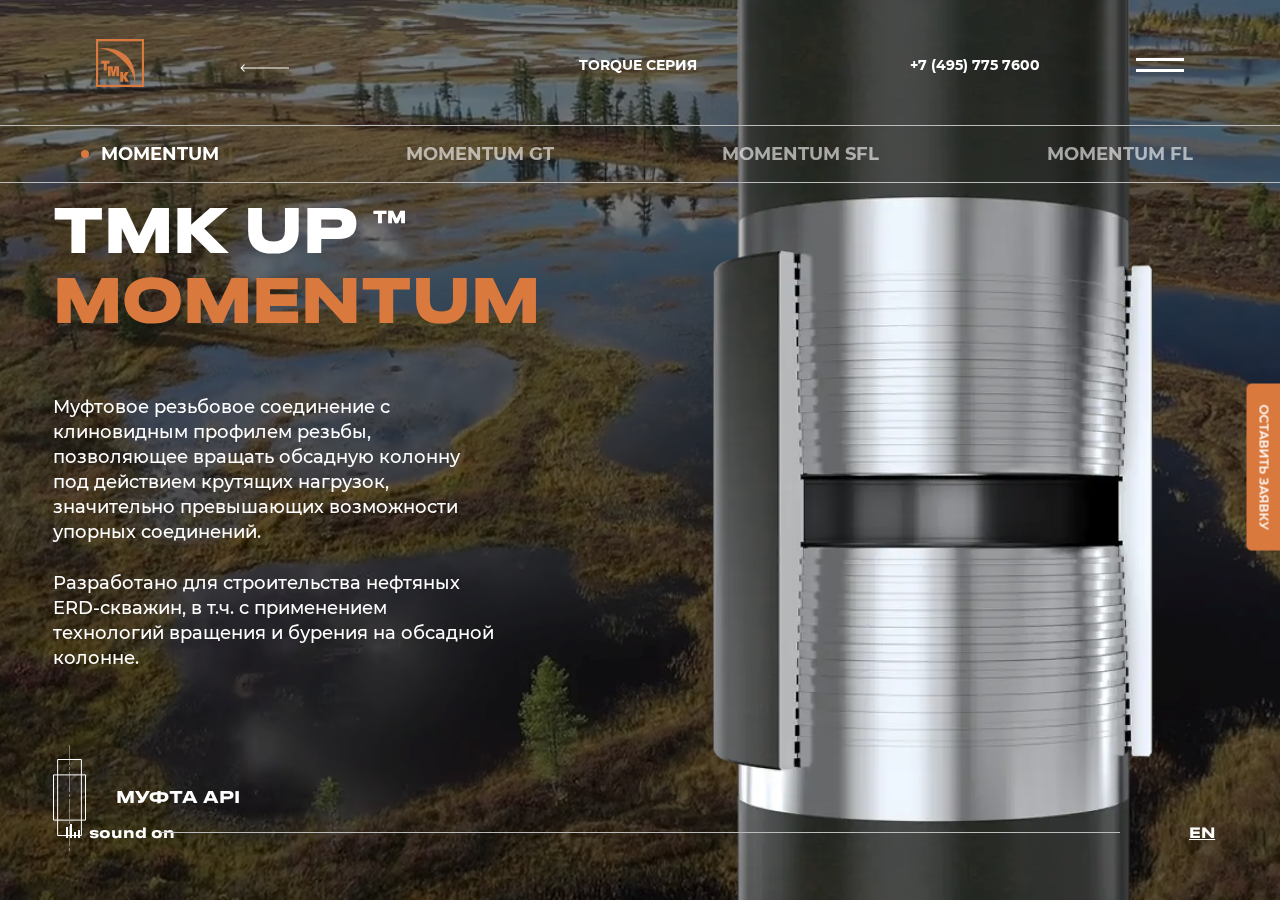
<file: momentum.html>
<!DOCTYPE html>
<html lang="en">
  <head>
    <meta charset="UTF-8" />
    <meta name="viewport" content="width=device-width, initial-scale=1.0" />
    <link rel="stylesheet" href="css/style.css" />
    <link rel="shortcut icon" href="./img/favicon.ico" />
    <title>TORQUE SERIES</title>
  </head>
  <body>
    <svg class="hideSvg">
      <filter id="sharpBlur">
        <feGaussianBlur stdDeviation="0">
          <animate
            id="blur"
            attributeType="XML"
            attributeName="stdDeviation"
            from="0"
            to="30"
            dur="0.3s"
            fill="freeze"
            begin="indefinite"/>
          <animate
            id="delblur"
            attributeType="XML"
            attributeName="stdDeviation"
            from="30"
            to="0"
            dur="0.3s"
            fill="freeze"
            begin="indefinite"/>
        </feGaussianBlur>
        <feColorMatrix type="matrix"
          values="1 0 0 0 0, 0 1 0 0 0, 0 0 1 0 0, 0 0 0 9 0"></feColorMatrix>
        <feComposite in2="SourceGraphic" operator="in"></feComposite>
      </filter>
    </svg>
    <div class="video-bg">
      <div class="video-bg_wr">
        <video
          class="video_background"
          preload="auto"
          autoplay
          loop
          muted
          playsinline
          poster="./img/moment/moment_pooster.jpg" >
          <source src="./video/momentum.ogv" type="video/ogv" />
          <source src="./video/momentum.mp4" type="video/mp4" />
          <source src="./video/momentum.webm" type="video/webm" />
          Your browser does not support HTML5 video.
        </video>
      </div>
    </div>
    <div class="request">
      <p>оставить заявку</p>
    </div>
    <header class="momentum_header">
      <div class="header_top">
        <div class="container1920">
          <div class="header_top_right">
            <a href="index.html">
              <picture>
                <source type="image/webp" srcset="./img/header/logo1x.webp 1x, ./img/header/logo2x.webp 2x, ./img/header/logo3x.webp 3x" >
                <img src="./img/header/logo1x.png" class="logo_image" alt="logo" srcset="./img/header/logo2x.png 2x, ./img/header/logo3x.png 3x" />
              </picture>
            </a>
            <a onclick="window.history.back(); return false;">
              <svg
                class="header_top_right_arrow"
                width="49"
                height="8"
                viewBox="0 0 49 8"
                fill="none"
                xmlns="http://www.w3.org/2000/svg" >
                <path
                  d="M0.646447 3.64644C0.451184 3.8417 0.451184 4.15829 0.646447 4.35355L3.82843 7.53553C4.02369 7.73079 4.34027 7.73079 4.53553 7.53553C4.7308 7.34027 4.7308 7.02369 4.53553 6.82842L1.70711 4L4.53553 1.17157C4.7308 0.976307 4.7308 0.659724 4.53553 0.464462C4.34027 0.2692 4.02369 0.2692 3.82843 0.464462L0.646447 3.64644ZM49 3.5L1 3.5L1 4.5L49 4.5L49 3.5Z"
                  fill="white" />
              </svg>
            </a>
          </div>
          <div class="header_center">
            <p class="logo_text">TORQUE СЕРИЯ</p>
          </div>
          <div class="header_top_left">
            <a href="tel:+7(495)7757600" class="header_top_left_tel">+7 (495) 775 7600</a>
            <div class="header_top_left_icon-menu">
              <p></p>
              <p></p>
            </div>
          </div>
        </div>
      </div>

      <div class="header_bottom">
        <div class="container1440">
          <div class="header_bottom_link">
            <a href="momentum.html" class="moment_link activ">MOMENTUM</a>
          </div>
          <div class="header_bottom_link">
            <a href="momentumgt.html" class="gt_link">MOMENTUM GT</a>
          </div>
          <div class="header_bottom_link">
            <a href="momentumsfl.html" class="sfl_link">MOMENTUM SFL</a>
          </div>
          <div class="header_bottom_link">
            <a href="momentumfl.html" class="fl_link">MOMENTUM FL</a>
          </div>
        </div>
      </div>
      <div class="menu">
  <div class="menu_header">
    <div class="container1920">
      <div class="menu_header_right">
        <a href="index.html">
          <picture>
            <source type="image/webp" srcset="./img/header/logo1x.webp 1x, ./img/header/logo2x.webp 2x, ./img/header/logo3x.webp 3x" >
            <img src="./img/header/logo1x.png" class="logo_image" alt="logo" srcset="./img/header/logo2x.png 2x, ./img/header/logo3x.png 3x" />
          </picture>
        </a>
        <p class="logo_text">TORQUE SERIES</p>
      </div>
      <div class="menu_header_centner">
        <p>MENU</p>
      </div>
      <div class="menu_header_left">
        <a href="tel:+7(495)7757600" class="menu_header_left_tel">+7 (495) 775 7600</a>
      </div>
    </div>
  </div>
  
  <div class="container1440">
    <div class="menu_content">
      <div class="menu_content_nav">
        <div class="menu_content_nav_row">
          <div class="column">
            <a href="momentum.html" class="momentum_link">Momentum</a>
          </div>
          <div>
            <a href="momentumgt.html" class="momentumgt_link">Momentum GT</a>
          </div>
        </div>
        <div class="menu_content_nav_row">
          <div class="column">
            <a href="momentumsfl.html" class="momentumsfl_link">Momentum SFL</a>
          </div>
          <div>
            <a href="momentumfl.html" class="momentumfl_link">Momentum FL</a>
          </div>
        </div>
        <div class="menu_content_nav_row3">
          <p class="menu_content_nav_row3_contacts">Контакты</p>
          <p class="menu_content_nav_row3_adress">
            105062, Москва, ул. Покровка, д.40 стр.2а<br />
            sales@tmk-group.com, tmk@tmk-group.com<br />
            +7 (495) 775 7600
          </p>

        </div>

      </div>
      <div class="menu_content_image">
        <div class="menu_content_image_wr">
          <picture>
            <source type="image/webp" srcset="./img/moment/moment_content_img.webp 1x, ./img/moment/moment_content_img2x.webp 2x, ./img/moment/moment_content_img3x.webp 3x" >
            <img src="./img/moment/moment_content_img.png"  alt="image" srcset="./img/moment/moment_content_img2x.png 2x, ./img/moment/moment_content_img3x.png 3x" />
          </picture>
                        </div>
      </div>
    </div>
  </div>

</div>
 <div class="application">
  <div class="container1440">
    <div class="menu_header_left_icon-menu">
      <p></p>
      <p></p>
    </div>
    <div class="application_content">
      <form action="#" class="application_content_form">
        <h4>Узнать подробнее о соединении</h4>
        <input type="text" placeholder="Имя" />
        <input type="tel" placeholder="Телефон" />
        <input type="email" placeholder="E-mail" />
        <input type="submit" value="Отправить" />
      </form>
      <div class="application_content_img">

        <picture>
          <source type="image/webp" srcset="./img/moment/moment_content_img.webp 1x, ./img/moment/moment_content_img2x.webp 2x, ./img/moment/moment_content_img3x.webp 3x" >
          <img src="./img/moment/moment_content_img.png" alt="photo" srcset="./img/moment/moment_content_img2x.png 2x, ./img/moment/moment_content_img3x.png 3x" />
        </picture>


        
      </div>
    </div>
  </div>
</div>
<div class="application-wr"></div>

    </header>

    <div class="wrapper tmk">
      <section class="moment_main">
        <div class="moment_main_content">
          <div class="container1440">
            <h1>
              TMK UP<br />
              <span class="orange-text">MOMENTUM</span>
            </h1>
            <p class="moment_main_content_text">
              Муфтовое резьбовое соединение с клиновидным профилем резьбы,
              позволяющее вращать обсадную колонну под действием крутящих
              нагрузок, значительно превышающих возможности упорных соединений.
            </p>
            <p class="moment_main_content_text">
              Разработано для строительства нефтяных ERD-скважин, в т.ч. с
              применением технологий вращения и бурения на обсадной колонне.
            </p>
            <div class="moment_main_content_clutch">
              <img src="./img/moment/clutch.svg" alt="connection" />
              <p>Муфта API</p>
            </div>
          </div>
        </div>

        <div class="moment_main_bg"></div>
      </section>
      <section class="moment_content moment_content_tmk">
        <div class="moment_content_per">
          <h4>
            Легкая посадка,<br />
            быстрое свинчивание
          </h4>
          <p class="moment_content_per_center">
            До <span>15<svg width="136"
                height="75"
                viewBox="120 0 136 75"
                fill="none"
                xmlns="http://www.w3.org/2000/svg">
                <path
                  d="M159.731 42.664
                  C179.411 42.664 183.635 29.608 183.635 22.408
                  V20.68C183.635 13.384 179.411 0.711998 159.731 0.711998
                  H157.619C137.939 0.711998 133.811 13.384 133.811 20.68
                  V22.408C133.811 29.608 137.939 42.664 157.619 42.664
                  H159.731ZM219.443 1.576
                  L153.203 73
                  H169.523L235.667 1.576
                  H219.443Z                  
                  M169.907 21.928C169.907 26.152 167.027 31.24 158.579 31.24
                  C150.227 31.24 147.443 26.248 147.443 21.736
                  V21.16C147.443 16.456 150.035 12.04 158.579 12.04
                  C167.027 12.04 169.907 16.456 169.907 21.16V21.928Z                  
                  M231.347 73.768C251.027 73.768 255.251 60.616 255.251 53.416
                  V51.784C255.251 44.488 251.027 31.816 231.347 31.816H229.331
                  C209.651 31.816 205.427 44.488 205.427 51.784V53.416C205.427 60.616 209.651 73.768 229.331 73.768H231.347Z
                  M230.195 43.144C238.643 43.144 241.523 47.56 241.523 52.168V53.032C241.523 57.256 238.643 62.344 
                  230.195 62.344C221.843 62.344 219.059 57.352 219.059 52.84
                  V52.168C219.059 47.56 221.651 43.144 230.195 43.144Z"
                  fill="#D9793E"/>
              </svg> </span><br />экономии времени<br />
            на сборку
          </p>
          <p class="moment_content_per_bottom">
            До 15% экономии времени на сборку соединения<br />достигается за
            счет разницы в ширине входных витков<br />ниппеля и муфты при начале
            сборки соединения.
          </p>
        </div>
        <div class="moment_content_profile">
          <h4>Клиновидный<br />профиль резьбы</h4>

          <div class="moment_content_profile_content">
            <div class="moment_content_profile_content_left">
              <img src="./img/moment/moment_profile1.png" alt="profile" />
              <p class="text1">
                Увеличенная площадь радиального смыкания сопротивляемость к
                избыточному крутящему моменту.
              </p>
              <p class="text2">
                <span class="orange-text">В 2 раза выше устойчивость к крутящим нагрузкам</span>
                по сравнению с упорными соединениями.
              </p>
            </div>
            <div class="moment_content_profile_content_right">
              <img src="./img/moment/moment_profile2.png" alt="profile" />
            </div>
          </div>
        </div>
        <div class="moment_content_connection">
          <h4>
            Эффективность<br />соединения<br />
            <span class="orange-text">100/100</span>
          </h4>
          <p class="text1">
            Высокая эффективность <span>TMK UP MOMENTUM </span>позволяет его
            использовать для строительства нефтяных скважин в самых сложных
            условиях. Соединение способно обеспечивать герметичность на жидкость
            под комбинированным воздействием осевых нагрузок и давлений,
            являющихся предельными для тела трубы.
          </p>
          <p>
            В комплексе с устойчивостью к экстремальным крутящим нагрузкам, это
            обеспечивает максимальные эксплуатационные характеристики, доступные
            на сегодня для резьбовых соединений <span>ТМК</span>.
          </p>
        </div>
        <div class="moment_content_schedule">
          <img src="./img/moment/schedule.svg" alt="schedule" />
        </div>
        <div class="moment_content_use">
          <h4>Применение</h4>
          <p class="moment_content_use_text">
            <span>Избыточный крутящий момент</span>
            <span>Эксплуатационная обсадная колонна</span>
            <span>Эксплуатационная насосно-компрессорная колонна</span>
            <span>Промежуточная колонна</span>
            <span>Хвостовики и оттяжки</span>
            <span>Вращение при установке</span>
            <span>Вращение при цементировании</span>
            <span>Высокое давление/температура</span>
          </p>
        </div>
        <div class="moment_content_img">
          <div class="moment_content_image">
            <div class="moment_content_image_wr">
              <div class="moment_content_image_img"></div>
            </div>
          </div>
        </div>
      </section>
    </div>
    <button class="button-other language momentum_language">
      <span>en</span>
    </button>
    <div class="line"></div>
    <button class="button-other sound momentum_sound">
      <span class="sound_img">
        <svg
          width="14"
          height="14"
          viewBox="0 0 14 14"
          fill="none"
          xmlns="http://www.w3.org/2000/svg">
          <rect y="3" width="2" height="11" fill="#fff" />
          <rect x="4" width="2" height="14" fill="#fff" />
          <rect x="8" y="8" width="2" height="6" fill="#fff" />
          <rect x="12" y="6" width="2" height="8" fill="#fff" />
        </svg>
      </span>
      <span>sound on</span>
    </button>

    <script src="./js/script.js"></script>
    <script src="./js/scroll.js"></script>
    <script src="./js/menu.js"></script>
  </body>
</html>
</file>
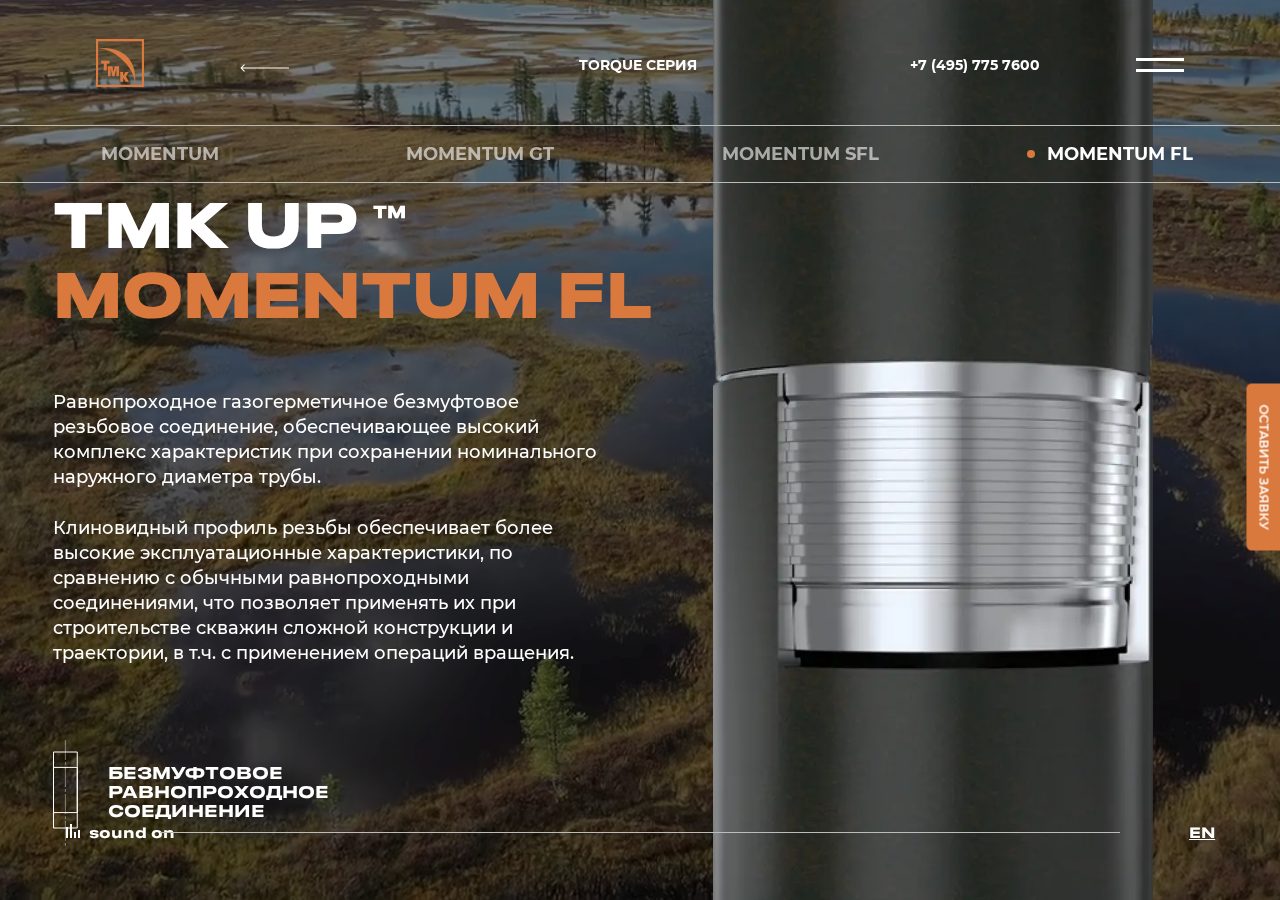
<file: momentumfl.html>
<!DOCTYPE html>
<html lang="en">
  <head>
    <meta charset="UTF-8" />
    <meta name="viewport" content="width=device-width, initial-scale=1.0" />
    <link rel="stylesheet" href="css/style.css" />
    <link rel="shortcut icon" href="./img/favicon.ico" />
    <title>TORQUE SERIES</title>
  </head>
  <body>
    <svg class='hideSvg'>
      <filter id='sharpBlur'>
                <feGaussianBlur stdDeviation='0'>
                 <animate id="blur" attributeType="XML" attributeName="stdDeviation" from="0" to="30" dur="0.3s" fill="freeze" begin="indefinite"/>
                 <animate id="delblur" attributeType="XML" attributeName="stdDeviation" from="30" to="0" dur="0.3s" fill="freeze" begin="indefinite"/>
                </feGaussianBlur>
        <feColorMatrix type='matrix' values='1 0 0 0 0, 0 1 0 0 0, 0 0 1 0 0, 0 0 0 9 0'></feColorMatrix>
        <feComposite in2='SourceGraphic' operator='in'></feComposite>
      </filter>
    </svg>
    <div class="video-bg">
      <div class="video-bg_wr">
        <video
          class="video_background"
          preload="auto"
          autoplay
          loop
          muted
          playsinline
          poster="./img/moment/moment_pooster.jpg">
          <source src="./video/momentum.ogv" type="video/ogv" />
          <source src="./video/momentum.mp4" type="video/mp4" />
          <source src="./video/momentum.webm" type="video/webm" />
          Your browser does not support HTML5 video.
        </video>
      </div>
      
    </div>
    <div class="request">
      <p>оставить заявку</p>
    </div>
    <header class="momentum_header">
      <div class="header_top">
        <div class="container1920">
          <div class="header_top_right">
            <a href="index.html">
              <picture>
                <source type="image/webp" srcset="./img/header/logo1x.webp 1x, ./img/header/logo2x.webp 2x, ./img/header/logo3x.webp 3x" >
                <img src="./img/header/logo1x.png" class="logo_image" alt="logo" srcset="./img/header/logo2x.png 2x, ./img/header/logo3x.png 3x" />
              </picture>
            </a>
            <a onclick="window.history.back(); return false;">
              <svg
                class="header_top_right_arrow"
                width="49"
                height="8"
                viewBox="0 0 49 8"
                fill="none"
                xmlns="http://www.w3.org/2000/svg">
                <path
                  d="M0.646447 3.64644C0.451184 3.8417 0.451184 4.15829 0.646447 4.35355L3.82843 7.53553C4.02369 7.73079 4.34027 7.73079 4.53553 7.53553C4.7308 7.34027 4.7308 7.02369 4.53553 6.82842L1.70711 4L4.53553 1.17157C4.7308 0.976307 4.7308 0.659724 4.53553 0.464462C4.34027 0.2692 4.02369 0.2692 3.82843 0.464462L0.646447 3.64644ZM49 3.5L1 3.5L1 4.5L49 4.5L49 3.5Z"
                  fill="white"/>
              </svg>
            </a>
          </div>
          <div class="header_center">
            <p class="logo_text">TORQUE СЕРИЯ</p>
          </div>
          <div class="header_top_left">
            <a href="tel:+7(495)7757600" class="header_top_left_tel">+7 (495) 775 7600</a>
            <div class="header_top_left_icon-menu">
              <p></p>
              <p></p>
            </div>
          </div>
        </div>
      </div>
      <div class="header_bottom">
        <div class="container1440">
          <div class="header_bottom_link">
            <a href="momentum.html" class="moment_link">MOMENTUM</a>
          </div>
          <div class="header_bottom_link">
            <a href="momentumgt.html" class="gt_link">MOMENTUM GT</a>
          </div>
          <div class="header_bottom_link">
            <a href="momentumsfl.html" class="sfl_link">MOMENTUM SFL</a>
          </div>
          <div class="header_bottom_link">
            <a href="momentumfl.html" class="fl_link activ">MOMENTUM FL</a>
          </div>
        </div>
      </div>
      <div class="menu">
  <div class="menu_header">
    <div class="container1920">
      <div class="menu_header_right">
        <a href="index.html">
          <picture>
            <source type="image/webp" srcset="./img/header/logo1x.webp 1x, ./img/header/logo2x.webp 2x, ./img/header/logo3x.webp 3x" >
            <img src="./img/header/logo1x.png" class="logo_image" alt="logo" srcset="./img/header/logo2x.png 2x, ./img/header/logo3x.png 3x" />
          </picture>
        </a>
        <p class="logo_text">TORQUE SERIES</p>
      </div>
      <div class="menu_header_centner">
        <p>MENU</p>
      </div>
      <div class="menu_header_left">
        <a href="tel:+7(495)7757600" class="menu_header_left_tel">+7 (495) 775 7600</a>
      </div>
    </div>
  </div>
  
  <div class="container1440">
    <div class="menu_content">
      <div class="menu_content_nav">
        <div class="menu_content_nav_row">
          <div class="column">
            <a href="momentum.html" class="momentum_link">Momentum</a>
          </div>
          <div>
            <a href="momentumgt.html" class="momentumgt_link">Momentum GT</a>
          </div>
        </div>
        <div class="menu_content_nav_row">
          <div class="column">
            <a href="momentumsfl.html" class="momentumsfl_link">Momentum SFL</a>
          </div>
          <div>
            <a href="momentumfl.html" class="momentumfl_link">Momentum FL</a>
          </div>
        </div>
        <div class="menu_content_nav_row3">
          <p class="menu_content_nav_row3_contacts">Контакты</p>
          <p class="menu_content_nav_row3_adress">
            105062, Москва, ул. Покровка, д.40 стр.2а<br />
            sales@tmk-group.com, tmk@tmk-group.com<br />
            +7 (495) 775 7600
          </p>

        </div>

      </div>
      <div class="menu_content_image">
        <div class="menu_content_image_wr">
          <picture>
            <source type="image/webp" srcset="./img/moment/moment_content_img.webp 1x, ./img/moment/moment_content_img2x.webp 2x, ./img/moment/moment_content_img3x.webp 3x" >
            <img src="./img/moment/moment_content_img.png"  alt="image" srcset="./img/moment/moment_content_img2x.png 2x, ./img/moment/moment_content_img3x.png 3x" />
          </picture>
                        </div>
      </div>
    </div>
  </div>

</div>

      <div class="application">
  <div class="container1440">
    <div class="menu_header_left_icon-menu">
      <p></p>
      <p></p>
    </div>
    <div class="application_content">
      <form action="#" class="application_content_form">
        <h4>Узнать подробнее о соединении</h4>
        <input type="text" placeholder="Имя" />
        <input type="tel" placeholder="Телефон" />
        <input type="email" placeholder="E-mail" />
        <input type="submit" value="Отправить" />
      </form>
      <div class="application_content_img">

        <picture>
          <source type="image/webp" srcset="./img/moment/moment_content_img.webp 1x, ./img/moment/moment_content_img2x.webp 2x, ./img/moment/moment_content_img3x.webp 3x" >
          <img src="./img/moment/moment_content_img.png" alt="photo" srcset="./img/moment/moment_content_img2x.png 2x, ./img/moment/moment_content_img3x.png 3x" />
        </picture>


        
      </div>
    </div>
  </div>
</div>
<div class="application-wr"></div>

    </header>
   
    <div class="wrapper fl">
      <section class="moment_main">
        <div class="moment_main_content">
          <div class="container1440">
            <h1>
              TMK UP<br />
              <span class="orange-text">MOMENTUM FL</span>
            </h1>
            <p class="moment_main_content_text">
              Равнопроходное газогерметичное безмуфтовое резьбовое соединение,
              обеспечивающее высокий комплекс характеристик при сохранении
              номинального наружного диаметра трубы.
            </p>
            <p class="moment_main_content_text">
              Клиновидный профиль резьбы обеспечивает более высокие
              эксплуатационные характеристики, по сравнению с обычными
              равнопроходными соединениями, что позволяет применять их при
              строительстве скважин сложной конструкции и траектории, в т.ч. с
              применением операций вращения.
            </p>
            <div class="moment_main_content_clutch">
              <img src="./img/fl/equal.svg" alt="connection" />
              <p>Безмуфтовое<br />равнопроходное<br />соединение</p>
            </div>
          </div>
        </div>
        <div class="momentFL_main_bg"></div>
      </section>
      <section class="moment_content moment_content_fl">
        <div class="moment_content_semi-straight">
          <img src="./img/fl/equal.png" alt="connection" />
          <h4>Равнопроходное<br />Соединение</h4>
          <p class="moment_content_semi-straight_center">
            Уникальная конструкция соединения обеспечивает сохранение
            номинального внешнего диаметра трубы
          </p>
        </div>
        <div class="moment_content_profile">
          <h4>Клиновидный<br />профиль резьбы</h4>

          <div class="moment_content_profile_content">
            <div class="moment_content_profile_content_left">
              <img src="./img/moment/moment_profile1.png" alt="profile" />
              <p class="text1">
                Увеличенная площадь радиального смыкания обеспечивает
                сопротивляемость к избыточному крутящему моменту.
              </p>
              <p class="text2">
                <span class="orange-text">
                  В 2 раза выше устойчивость к крутящим нагрузкам по сравнению с
                  упорными соединениями.</span
                >
              </p>
            </div>
            <div class="moment_content_profile_content_right">
              <img src="./img/moment/moment_profile2.png" alt="profile" />
            </div>
          </div>
        </div>
        <div class="moment_content_seal">
          <h4>Уплотнение<br />металл-металл</h4>
          <img src="./img/fl/lockSeal.png" alt="seal" />
          <p>
            Обеспечивает высокую газовую герметичность при комбинированных
            нагрузках.
          </p>
        </div>
        <div class="moment_content_connection">
          <h4>
            Эффективность<br />соединения<br />
            <span class="orange-text">60/60</span>
          </h4>
          <p class="text1">
            <span>TMK UP MOMENTUM FL</span> обеспечивает максимальную
            эффективность соединения, возможную для равнопроходных резьбовых
            соединений. Соединение обладает 60% эффективностью на сжатие и
            растяжение, сохраняя газовую герметичность колонны.
          </p>
          <p>
            Отсутствие локального увеличения наружного диаметра делает
            соединение незаменимым решением для случаев, когда необходимо
            максимально увеличить внутренний диаметр обсадной колонны.
          </p>
        </div>
        <div class="moment_content_schedule">
          <img src="./img/fl/schedulefl.svg" alt="schedule" />
        </div>
        <div class="moment_content_use">
          <h4>Применение</h4>
          <p class="moment_content_use_text">
            <span>Избыточный крутящий момент</span>
            <span>Эксплуатационная обсадная колонна</span>
            <span>Эксплуатационная насосно-компрессорная колонна</span>
            <span>Промежуточная колонна</span>
            <span>Хвостовики и оттяжки</span>
            <span>Вращение при установке</span>
            <span>Вращение при цементировании</span>
            <span>Высокое давление/температура</span>
          </p>
        </div>
        <div class="moment_content_img">
          <div class="moment_content_image">
            <div class="moment_content_image_wr">
              <div class="moment_content_image_img"></div>
            </div>
          </div>
        </div>
      </section>
    </div>
    <button class="button-other language momentum_language">
      <span>en</span>
    </button>
    <div class="line"></div>
    <button class="button-other sound momentum_sound">
      <span class="sound_img">
        <svg
          width="14"
          height="14"
          viewBox="0 0 14 14"
          fill="none"
          xmlns="http://www.w3.org/2000/svg">
          <rect y="3" width="2" height="11" fill="#fff" />
          <rect x="4" width="2" height="14" fill="#fff" />
          <rect x="8" y="8" width="2" height="6" fill="#fff" />
          <rect x="12" y="6" width="2" height="8" fill="#fff" />
        </svg>
      </span>
      <span>sound on</span>
    </button>
 
    <script src="./js/script.js"></script>
    <script src="./js/scroll.js"></script>
     <script src="./js/menu.js"></script>
  </body>
</html>
</file>
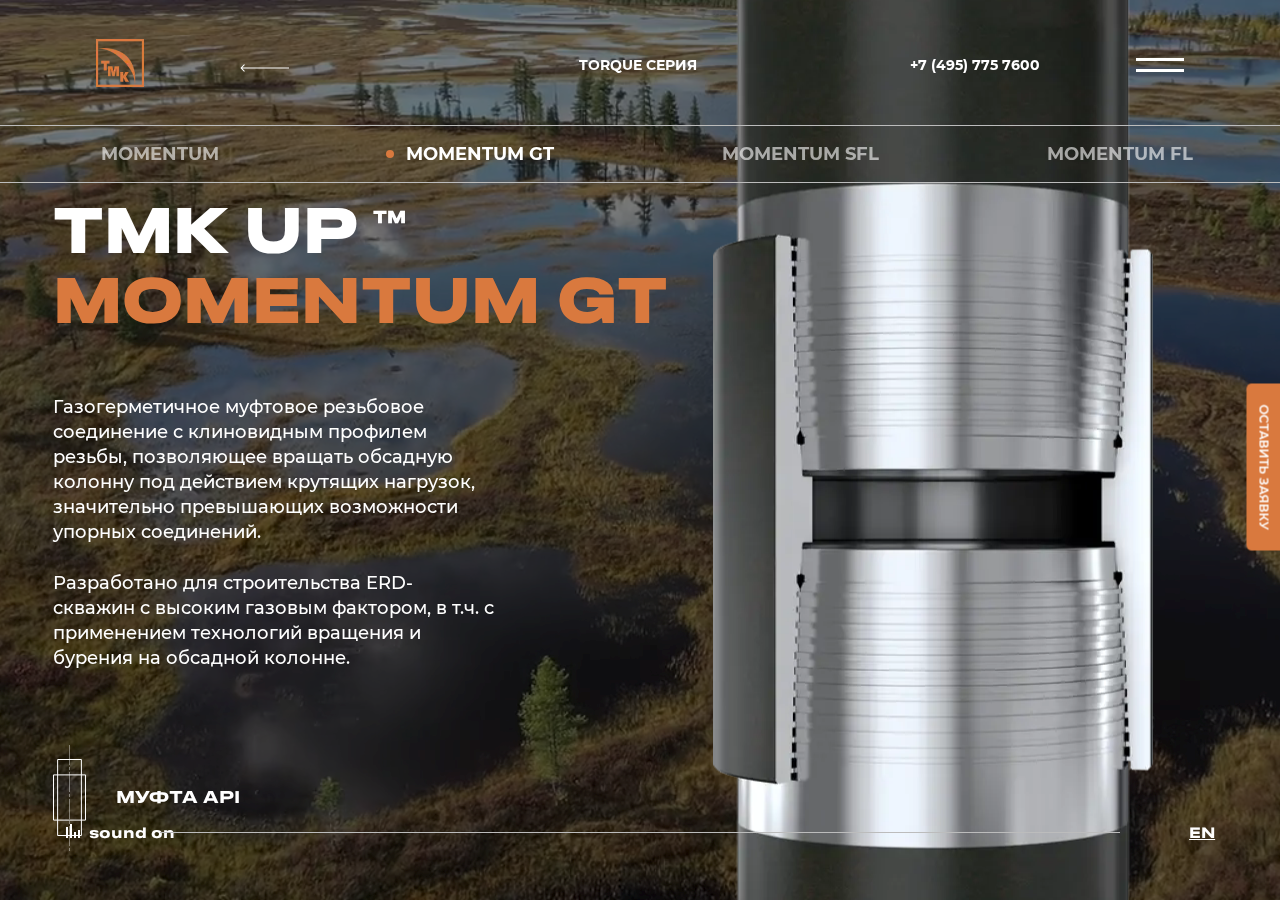
<file: momentumgt.html>
<!DOCTYPE html>
<html lang="en">
  <head>
    <meta charset="UTF-8" />
    <meta name="viewport" content="width=device-width, initial-scale=1.0" />
    <link rel="stylesheet" href="css/style.css" />
    <link rel="shortcut icon" type="image/x-icon" href="./img/favicon.ico">
    <link rel="shortcut icon" href="./img/favicon.ico" />
    <title>TORQUE SERIES</title>
  </head>
  <body>
    <svg class='hideSvg'>
      <filter id='sharpBlur'>
                <feGaussianBlur stdDeviation='0'>
                 <animate id="blur" attributeType="XML" attributeName="stdDeviation" from="0" to="30" dur="0.3s" fill="freeze" begin="indefinite"/>
                 <animate id="delblur" attributeType="XML" attributeName="stdDeviation" from="30" to="0" dur="0.3s" fill="freeze" begin="indefinite"/>
                </feGaussianBlur>
        <feColorMatrix type='matrix' values='1 0 0 0 0, 0 1 0 0 0, 0 0 1 0 0, 0 0 0 9 0'></feColorMatrix>
        <feComposite in2='SourceGraphic' operator='in'></feComposite>
      </filter>
    </svg>
    <div class="video-bg">
      <div class="video-bg_wr">
        <video
          class="video_background"
          preload="auto"
          autoplay
          loop
          muted
          playsinline
          poster="./img/moment/moment_pooster.jpg">
          <source src="./video/momentum.ogv" type="video/ogv" />
          <source src="./video/momentum.mp4" type="video/mp4" />
          <source src="./video/momentum.webm" type="video/webm" />
          Your browser does not support HTML5 video.
        </video>
      </div>
     
    </div>
    <div class="request">
      <p>оставить заявку</p>
    </div>
    <header class="momentum_header">
      <div class="header_top">
        <div class="container1920">
          <div class="header_top_right">
            <a href="index.html">
              <picture>
                <source type="image/webp" srcset="./img/header/logo1x.webp 1x, ./img/header/logo2x.webp 2x, ./img/header/logo3x.webp 3x" >
                <img src="./img/header/logo1x.png" class="logo_image" alt="logo" srcset="./img/header/logo2x.png 2x, ./img/header/logo3x.png 3x" />
              </picture>
            </a>
            <a onclick="window.history.back(); return false;">
              <svg
                class="header_top_right_arrow"
                width="49"
                height="8"
                viewBox="0 0 49 8"
                fill="none"
                xmlns="http://www.w3.org/2000/svg">
                <path
                  d="M0.646447 3.64644C0.451184 3.8417 0.451184 4.15829 0.646447 4.35355L3.82843 7.53553C4.02369 7.73079 4.34027 7.73079 4.53553 7.53553C4.7308 7.34027 4.7308 7.02369 4.53553 6.82842L1.70711 4L4.53553 1.17157C4.7308 0.976307 4.7308 0.659724 4.53553 0.464462C4.34027 0.2692 4.02369 0.2692 3.82843 0.464462L0.646447 3.64644ZM49 3.5L1 3.5L1 4.5L49 4.5L49 3.5Z"
                  fill="white"/>
              </svg>
            </a>
          </div>
          <div class="header_center">
            <p class="logo_text">TORQUE СЕРИЯ</p>
          </div>
          <div class="header_top_left">
            <a href="tel:+7(495)7757600" class="header_top_left_tel">+7 (495) 775 7600
            </a>
            <div class="header_top_left_icon-menu">
              <p></p>
              <p></p>
            </div>
          </div>
        </div>
      </div>

      <div class="header_bottom">
        <div class="container1440">
          <div class="header_bottom_link">
            <a href="momentum.html" class="moment_link">MOMENTUM</a>
          </div>
          <div class="header_bottom_link">
            <a href="momentumgt.html" class="gt_link activ">MOMENTUM GT</a>
          </div>
          <div class="header_bottom_link">
            <a href="momentumsfl.html" class="sfl_link">MOMENTUM SFL</a>
          </div>
          <div class="header_bottom_link">
            <a href="momentumfl.html" class="fl_link">MOMENTUM FL</a>
          </div>
        </div>
      </div>
      <div class="menu">
  <div class="menu_header">
    <div class="container1920">
      <div class="menu_header_right">
        <a href="index.html">
          <picture>
            <source type="image/webp" srcset="./img/header/logo1x.webp 1x, ./img/header/logo2x.webp 2x, ./img/header/logo3x.webp 3x" >
            <img src="./img/header/logo1x.png" class="logo_image" alt="logo" srcset="./img/header/logo2x.png 2x, ./img/header/logo3x.png 3x" />
          </picture>
        </a>
        <p class="logo_text">TORQUE SERIES</p>
      </div>
      <div class="menu_header_centner">
        <p>MENU</p>
      </div>
      <div class="menu_header_left">
        <a href="tel:+7(495)7757600" class="menu_header_left_tel">+7 (495) 775 7600</a>
      </div>
    </div>
  </div>
  
  <div class="container1440">
    <div class="menu_content">
      <div class="menu_content_nav">
        <div class="menu_content_nav_row">
          <div class="column">
            <a href="momentum.html" class="momentum_link">Momentum</a>
          </div>
          <div>
            <a href="momentumgt.html" class="momentumgt_link">Momentum GT</a>
          </div>
        </div>
        <div class="menu_content_nav_row">
          <div class="column">
            <a href="momentumsfl.html" class="momentumsfl_link">Momentum SFL</a>
          </div>
          <div>
            <a href="momentumfl.html" class="momentumfl_link">Momentum FL</a>
          </div>
        </div>
        <div class="menu_content_nav_row3">
          <p class="menu_content_nav_row3_contacts">Контакты</p>
          <p class="menu_content_nav_row3_adress">
            105062, Москва, ул. Покровка, д.40 стр.2а<br />
            sales@tmk-group.com, tmk@tmk-group.com<br />
            +7 (495) 775 7600
          </p>

        </div>

      </div>
      <div class="menu_content_image">
        <div class="menu_content_image_wr">
          <picture>
            <source type="image/webp" srcset="./img/moment/moment_content_img.webp 1x, ./img/moment/moment_content_img2x.webp 2x, ./img/moment/moment_content_img3x.webp 3x" >
            <img src="./img/moment/moment_content_img.png"  alt="image" srcset="./img/moment/moment_content_img2x.png 2x, ./img/moment/moment_content_img3x.png 3x" />
          </picture>
                        </div>
      </div>
    </div>
  </div>

</div>

      <div class="application">
  <div class="container1440">
    <div class="menu_header_left_icon-menu">
      <p></p>
      <p></p>
    </div>
    <div class="application_content">
      <form action="#" class="application_content_form">
        <h4>Узнать подробнее о соединении</h4>
        <input type="text" placeholder="Имя" />
        <input type="tel" placeholder="Телефон" />
        <input type="email" placeholder="E-mail" />
        <input type="submit" value="Отправить" />
      </form>
      <div class="application_content_img">

        <picture>
          <source type="image/webp" srcset="./img/moment/moment_content_img.webp 1x, ./img/moment/moment_content_img2x.webp 2x, ./img/moment/moment_content_img3x.webp 3x" >
          <img src="./img/moment/moment_content_img.png" alt="photo" srcset="./img/moment/moment_content_img2x.png 2x, ./img/moment/moment_content_img3x.png 3x" />
        </picture>


        
      </div>
    </div>
  </div>
</div>
<div class="application-wr"></div>

    </header>
  
    <div class="wrapper gt">
      <section class="moment_main">
        <div class="moment_main_content">
          <div class="container1440">
            <h1>
              TMK UP<br />
              <span class="orange-text">MOMENTUM GT</span>
            </h1>
            <p class="moment_main_content_text">
              Газогерметичное муфтовое резьбовое соединение с клиновидным
              профилем резьбы, позволяющее вращать обсадную колонну под
              действием крутящих нагрузок, значительно превышающих возможности
              упорных соединений.
            </p>
            <p class="moment_main_content_text">
              Разработано для строительства ERD-скважин с высоким газовым
              фактором, в т.ч. с применением технологий вращения и бурения на
              обсадной колонне.
            </p>
            <div class="moment_main_content_clutch">
              <img src="./img/moment/clutch.svg" alt="connection" />
              <p>Муфта API</p>
            </div>
          </div>
        </div>

        <div class="momentGT_main_bg"></div>
      </section>
      <section class="moment_content moment_content_gt">
        <div class="moment_content_per">
          <h4>
            Легкая посадка,<br />
            быстрое свинчивание
          </h4>
          <p class="moment_content_per_center">
            До
            <span>15<svg width="136"
                height="75"
                viewBox="120 0 136 75"
                fill="none"
                xmlns="http://www.w3.org/2000/svg">
                <path
                  d="M159.731 42.664
                C179.411 42.664 183.635 29.608 183.635 22.408
                V20.68C183.635 13.384 179.411 0.711998 159.731 0.711998
                H157.619C137.939 0.711998 133.811 13.384 133.811 20.68
                V22.408C133.811 29.608 137.939 42.664 157.619 42.664
                H159.731ZM219.443 1.576
                L153.203 73
                H169.523L235.667 1.576
                H219.443Z                  
                M169.907 21.928C169.907 26.152 167.027 31.24 158.579 31.24
                C150.227 31.24 147.443 26.248 147.443 21.736
                V21.16C147.443 16.456 150.035 12.04 158.579 12.04
                C167.027 12.04 169.907 16.456 169.907 21.16V21.928Z                  
                M231.347 73.768C251.027 73.768 255.251 60.616 255.251 53.416
                V51.784C255.251 44.488 251.027 31.816 231.347 31.816H229.331
                C209.651 31.816 205.427 44.488 205.427 51.784V53.416C205.427 60.616 209.651 73.768 229.331 73.768H231.347Z
                M230.195 43.144C238.643 43.144 241.523 47.56 241.523 52.168V53.032C241.523 57.256 238.643 62.344 
                230.195 62.344C221.843 62.344 219.059 57.352 219.059 52.84
                V52.168C219.059 47.56 221.651 43.144 230.195 43.144Z"
                  fill="#D9793E" /></svg></span ><br />экономии времени<br />
            на сборку
          </p>
          <p class="moment_content_per_bottom">
            До 15% экономии времени на сборку соединения<br />достигается за
            счет разницы в ширине входных витков<br />ниппеля и муфты при начале
            сборки соединения.
          </p>
        </div>
        <div class="moment_content_profile">
          <h4>Клиновидный<br />профиль резьбы</h4>

          <div class="moment_content_profile_content">
            <div class="moment_content_profile_content_left">
              <img src="./img/moment/moment_profile1.png" alt="profile" />
              <p class="text1">
                Увеличенная площадь радиального смыкания сопротивляемость к
                избыточному крутящему моменту.
              </p>
              <p class="text2">
                <span class="orange-text">В 2 раза выше устойчивость к крутящим нагрузкам
                </span>
                по сравнению с упорными соединениями.
              </p>
            </div>
            <div class="moment_content_profile_content_right">
              <img src="./img/moment/moment_profile2.png" alt="profile" />
            </div>
          </div>
        </div>
        <div class="moment_content_seal">
          <h4>Уплотнение<br />металл-металл</h4>
          <img src="./img/gt/seal.png" alt="seal" />
          <p>
            Обеспечивает высокую газовую герметичность при комбинированных
            нагрузках.
          </p>
        </div>
        <div class="moment_content_connection">
          <h4>
            Эффективность<br />соединения<br />
            <span class="orange-text">100/100</span>
          </h4>
          <p class="text1">
            Высокая эффективность <span>TMK UP MOMENTUM GT</span> позволяет его
            использовать для строительства скважин с высоким газовым фактором в
            самых сложных условиях. <span>TMK UP MOMENTUM GT</span> способно
            обеспечивать газовую герметичность под комбинированным воздействием
            осевых нагрузок и давлений, являющихся предельными для тела трубы.
          </p>
          <p>
            В комплексе с устойчивостью к экстремальным крутящим нагрузкам, это
            обеспечивает максимальные эксплуатационные характеристики, доступные
            на сегодня для газогерметичных резьбовых соединений
            <span>ТМК</span>.
          </p>
        </div>
        <div class="moment_content_schedule">
          <img src="./img/moment/schedule.svg" alt="schedule" />
        </div>
        <div class="moment_content_use">
          <h4>Применение</h4>
          <p class="moment_content_use_text">
            <span>Избыточный крутящий момент</span>
            <span>Эксплуатационная обсадная колонна</span>
            <span>Эксплуатационная насосно-компрессорная колонна</span>
            <span>Промежуточная колонна</span>
            <span>Хвостовики и оттяжки</span>
            <span>Вращение при установке</span>
            <span>Вращение при цементировании</span>
            <span>Высокое давление/температура</span>
          </p>
        </div>
        <div class="moment_content_img">
          <div class="moment_content_image">
            <div class="moment_content_image_wr">
              <div class="moment_content_image_img"></div>
            </div>
          </div>
        </div>
      </section>
    </div>
    <button class="button-other language momentum_language">
      <span>en</span>
    </button>
    <div class="line"></div>
    <button class="button-other sound momentum_sound">
      <span class="sound_img">
        <svg
          width="14"
          height="14"
          viewBox="0 0 14 14"
          fill="none"
          xmlns="http://www.w3.org/2000/svg">
          <rect y="3" width="2" height="11" fill="#fff" />
          <rect x="4" width="2" height="14" fill="#fff" />
          <rect x="8" y="8" width="2" height="6" fill="#fff" />
          <rect x="12" y="6" width="2" height="8" fill="#fff" />
        </svg>
      </span>
      <span>sound on</span>
    </button>
     <script src="./js/script.js"></script>
    <script src="./js/scroll.js"></script>
    <script src="./js/menu.js"></script>
  </body>
</html>
</file>
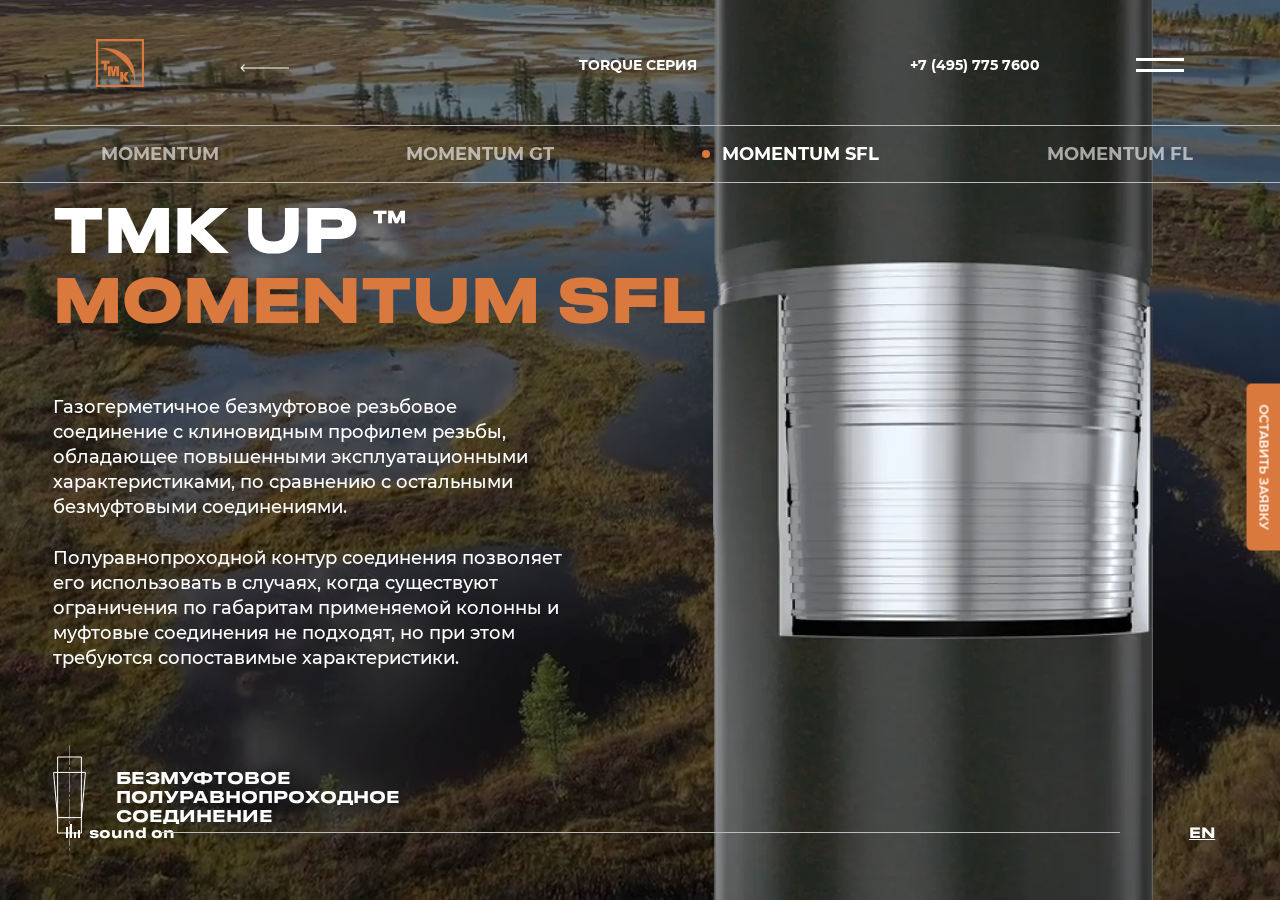
<file: momentumsfl.html>
<!DOCTYPE html>
<html lang="en">
  <head>
    <meta charset="UTF-8" />
    <meta name="viewport" content="width=device-width, initial-scale=1.0" />
    <link rel="stylesheet" href="css/style.css" />
    <link rel="shortcut icon" href="./img/favicon.ico" />
    <title>TORQUE SERIES</title>
  </head>
  <body>
    <svg class='hideSvg'>
      <filter id='sharpBlur'>
                <feGaussianBlur stdDeviation='0'>
                 <animate id="blur" attributeType="XML" attributeName="stdDeviation" from="0" to="30" dur="0.3s" fill="freeze" begin="indefinite"/>
                 <animate id="delblur" attributeType="XML" attributeName="stdDeviation" from="30" to="0" dur="0.3s" fill="freeze" begin="indefinite"/>
                </feGaussianBlur>
        <feColorMatrix type='matrix' values='1 0 0 0 0, 0 1 0 0 0, 0 0 1 0 0, 0 0 0 9 0'></feColorMatrix>
        <feComposite in2='SourceGraphic' operator='in'></feComposite>
      </filter>
    </svg>
    <div class="video-bg">
      <div class="video-bg_wr">
        <video
          class="video_background"
          preload="auto"
          autoplay
          loop
          muted
          playsinline
          poster="./img/moment/moment_pooster.jpg"        >
          <source src="./video/momentum.ogv" type="video/ogv" />
          <source src="./video/momentum.mp4" type="video/mp4" />
          <source src="./video/momentum.webm" type="video/webm" />
          Your browser does not support HTML5 video.
        </video>
      </div>
     
    </div>
    <div class="request">
      <p>оставить заявку</p>
    </div>
    <header class="momentum_header">
      <div class="header_top">
        <div class="container1920">
          <div class="header_top_right">
            <a href="index.html">
              <picture>
                <source type="image/webp" srcset="./img/header/logo1x.webp 1x, ./img/header/logo2x.webp 2x, ./img/header/logo3x.webp 3x" >
                <img src="./img/header/logo1x.png" class="logo_image" alt="logo" srcset="./img/header/logo2x.png 2x, ./img/header/logo3x.png 3x" />
              </picture>
            </a>
            <a onclick="window.history.back(); return false;">
              <svg class="header_top_right_arrow"
                width="49"
                height="8"
                viewBox="0 0 49 8"
                fill="none"
                xmlns="http://www.w3.org/2000/svg">
                <path d="M0.646447 3.64644C0.451184 3.8417 0.451184 4.15829 0.646447 4.35355L3.82843 7.53553C4.02369 7.73079 4.34027 7.73079 4.53553 7.53553C4.7308 7.34027 4.7308 7.02369 4.53553 6.82842L1.70711 4L4.53553 1.17157C4.7308 0.976307 4.7308 0.659724 4.53553 0.464462C4.34027 0.2692 4.02369 0.2692 3.82843 0.464462L0.646447 3.64644ZM49 3.5L1 3.5L1 4.5L49 4.5L49 3.5Z"
                  fill="white"/>
              </svg>
            </a>
          </div>
          <div class="header_center">
            <p class="logo_text">TORQUE СЕРИЯ</p>
          </div>
          <div class="header_top_left">
            <a href="tel:+7(495)7757600" class="header_top_left_tel">+7 (495) 775 7600
            </a>
            <div class="header_top_left_icon-menu">
              <p></p>
              <p></p>
            </div>
          </div>
        </div>
      </div>
      <div class="header_bottom">
        <div class="container1440">
          <div class="header_bottom_link">
            <a href="momentum.html" class="moment_link">MOMENTUM</a>
          </div>
          <div class="header_bottom_link">
            <a href="momentumgt.html" class="gt_link">MOMENTUM GT</a>
          </div>
          <div class="header_bottom_link">
            <a href="momentumsfl.html" class="sfl_link activ">MOMENTUM SFL</a>
          </div>
          <div class="header_bottom_link">
            <a href="momentumfl.html" class="fl_link">MOMENTUM FL</a>
          </div>
        </div>
      </div>
      <div class="menu">
  <div class="menu_header">
    <div class="container1920">
      <div class="menu_header_right">
        <a href="index.html">
          <picture>
            <source type="image/webp" srcset="./img/header/logo1x.webp 1x, ./img/header/logo2x.webp 2x, ./img/header/logo3x.webp 3x" >
            <img src="./img/header/logo1x.png" class="logo_image" alt="logo" srcset="./img/header/logo2x.png 2x, ./img/header/logo3x.png 3x" />
          </picture>
        </a>
        <p class="logo_text">TORQUE SERIES</p>
      </div>
      <div class="menu_header_centner">
        <p>MENU</p>
      </div>
      <div class="menu_header_left">
        <a href="tel:+7(495)7757600" class="menu_header_left_tel">+7 (495) 775 7600</a>
      </div>
    </div>
  </div>
  
  <div class="container1440">
    <div class="menu_content">
      <div class="menu_content_nav">
        <div class="menu_content_nav_row">
          <div class="column">
            <a href="momentum.html" class="momentum_link">Momentum</a>
          </div>
          <div>
            <a href="momentumgt.html" class="momentumgt_link">Momentum GT</a>
          </div>
        </div>
        <div class="menu_content_nav_row">
          <div class="column">
            <a href="momentumsfl.html" class="momentumsfl_link">Momentum SFL</a>
          </div>
          <div>
            <a href="momentumfl.html" class="momentumfl_link">Momentum FL</a>
          </div>
        </div>
        <div class="menu_content_nav_row3">
          <p class="menu_content_nav_row3_contacts">Контакты</p>
          <p class="menu_content_nav_row3_adress">
            105062, Москва, ул. Покровка, д.40 стр.2а<br />
            sales@tmk-group.com, tmk@tmk-group.com<br />
            +7 (495) 775 7600
          </p>

        </div>

      </div>
      <div class="menu_content_image">
        <div class="menu_content_image_wr">
          <picture>
            <source type="image/webp" srcset="./img/moment/moment_content_img.webp 1x, ./img/moment/moment_content_img2x.webp 2x, ./img/moment/moment_content_img3x.webp 3x" >
            <img src="./img/moment/moment_content_img.png"  alt="image" srcset="./img/moment/moment_content_img2x.png 2x, ./img/moment/moment_content_img3x.png 3x" />
          </picture>
                        </div>
      </div>
    </div>
  </div>

</div>

      <div class="application">
  <div class="container1440">
    <div class="menu_header_left_icon-menu">
      <p></p>
      <p></p>
    </div>
    <div class="application_content">
      <form action="#" class="application_content_form">
        <h4>Узнать подробнее о соединении</h4>
        <input type="text" placeholder="Имя" />
        <input type="tel" placeholder="Телефон" />
        <input type="email" placeholder="E-mail" />
        <input type="submit" value="Отправить" />
      </form>
      <div class="application_content_img">

        <picture>
          <source type="image/webp" srcset="./img/moment/moment_content_img.webp 1x, ./img/moment/moment_content_img2x.webp 2x, ./img/moment/moment_content_img3x.webp 3x" >
          <img src="./img/moment/moment_content_img.png" alt="photo" srcset="./img/moment/moment_content_img2x.png 2x, ./img/moment/moment_content_img3x.png 3x" />
        </picture>


        
      </div>
    </div>
  </div>
</div>
<div class="application-wr"></div>

    </header>
      <div class="wrapper sfl">
      <section class="moment_main">
        <div class="moment_main_content">
          <div class="container1440">
            <h1>
              TMK UP<br />
              <span class="orange-text">MOMENTUM SFL</span>
            </h1>
            <p class="moment_main_content_text">
              Газогерметичное безмуфтовое резьбовое соединение с клиновидным
              профилем резьбы, обладающее повышенными эксплуатационными
              характеристиками, по сравнению с остальными безмуфтовыми
              соединениями.
            </p>
            <p class="moment_main_content_text">
              Полуравнопроходной контур соединения позволяет его использовать в
              случаях, когда существуют ограничения по габаритам применяемой
              колонны и муфтовые соединения не подходят, но при этом требуются
              сопоставимые характеристики.
            </p>
            <div class="moment_main_content_clutch">
              <img src="./img/sfl/semiStraight.svg" alt="connection" />
              <p>Безмуфтовое<br />полуравнопроходное<br />соединение</p>
            </div>
          </div>
        </div>
        <div class="momentSFL_main_bg"></div>
      </section>
      <section class="moment_content moment_content_sfl">
        <div class="moment_content_semi-straight">
          <img src="./img/sfl/semistraight.png" alt="connection" />
          <h4>
            полуравнопроходное<br />
            соединение
          </h4>
          <p class="moment_content_semi-straight_center">
            Незначительное увеличение внешнего диаметра (менее 4%) от
            номинального диаметра трубы позволяет увеличить эффективность
            соединения
          </p>
          <p class="moment_content_semi-straight_bottom">
            Не более<br /><span>4<svg
              width="136"
              height="75"
              viewBox="120 0 136 75"
              fill="none"
              xmlns="http://www.w3.org/2000/svg">
              <path
                d="M159.731 42.664
                C179.411 42.664 183.635 29.608 183.635 22.408
                V20.68C183.635 13.384 179.411 0.711998 159.731 0.711998
                H157.619C137.939 0.711998 133.811 13.384 133.811 20.68
                V22.408C133.811 29.608 137.939 42.664 157.619 42.664
                H159.731ZM219.443 1.576
                L153.203 73
                H169.523L235.667 1.576
                H219.443Z                  
                M169.907 21.928C169.907 26.152 167.027 31.24 158.579 31.24
                C150.227 31.24 147.443 26.248 147.443 21.736
                V21.16C147.443 16.456 150.035 12.04 158.579 12.04
                C167.027 12.04 169.907 16.456 169.907 21.16V21.928Z                  
                M231.347 73.768C251.027 73.768 255.251 60.616 255.251 53.416
                V51.784C255.251 44.488 251.027 31.816 231.347 31.816H229.331
                C209.651 31.816 205.427 44.488 205.427 51.784V53.416C205.427 60.616 209.651 73.768 229.331 73.768H231.347Z
                M230.195 43.144C238.643 43.144 241.523 47.56 241.523 52.168V53.032C241.523 57.256 238.643 62.344 
                230.195 62.344C221.843 62.344 219.059 57.352 219.059 52.84
                V52.168C219.059 47.56 221.651 43.144 230.195 43.144Z"
                fill="#D9793E" />
            </svg></span><br />Локальное увеличение<br />
            наружного диаметра
          </p>
        </div>
        <div class="moment_content_profile">
          <h4>Клиновидный<br />профиль резьбы</h4>

          <div class="moment_content_profile_content">
            <div class="moment_content_profile_content_left">
              <img src="./img/moment/moment_profile1.png" alt="profile" />
              <p class="text1">
                Увеличенная площадь радиального смыкания обеспечивает
                сопротивляемость к избыточному крутящему моменту.
              </p>
              <p class="text2">
                <span class="orange-text"
                  >В 2 раза выше устойчивость к крутящим нагрузкам
                </span>
                по сравнению с упорными соединениями.
              </p>
            </div>
            <div class="moment_content_profile_content_right">
              <img src="./img/moment/moment_profile2.png" alt="profile" />
            </div>
          </div>
        </div>
        <div class="moment_content_seal">
          <h4>Замковое<br />Уплотнение</h4>
          <img src="./img/sfl/lockSeal.png" alt="seal" />
          <p>
            Центральное расположение уплотнения металл-металл позволяет
            сохранять газовую герметичность соединения при высоких механических
            нагрузках.
          </p>
        </div>
        <div class="moment_content_connection">
          <h4>
            Эффективность<br />соединения<br />
            <span class="orange-text">88/88</span>
          </h4>
          <p class="text1">
            <span> TMK UP MOMENTUM SFL</span>обладает высокой эффективностью,
            превосходящей большинство безмуфтовых соединений на рынке.
            Соединение способно выдерживать предельные для трубы давления газа,
            обеспечивая высокую газовую герметичность колонны под действием
            высоких осевых нагрузок (до 88% от прочности тела трубы на сжатие и
            растяжение).
          </p>
          <p>
            В комплексе с высокой устойчивостью к кручению при малых габаритах,
            соединение создаёт потенциал для развития нестандартных решений при
            строительстве скважин (к примеру, увеличению протяженности бокового
            ствола).
          </p>
        </div>
        <div class="moment_content_schedule">
          <img src="./img/sfl/schedulesfl.svg" alt="schedule" />
        </div>
        <div class="moment_content_use">
          <h4>Применение</h4>
          <p class="moment_content_use_text">
            <span>Избыточный крутящий момент</span>
            <span>Эксплуатационная обсадная колонна</span>
            <span>Эксплуатационная насосно-компрессорная колонна</span>
            <span>Промежуточная колонна</span>
            <span>Хвостовики и оттяжки</span>
            <span>Вращение при установке</span>
            <span>Вращение при цементировании</span>
            <span>Высокое давление/температура</span>
          </p>
        </div>
        <div class="moment_content_img">
          <div class="moment_content_image">
            <div class="moment_content_image_wr">
              <div class="moment_content_image_img"></div>
            </div>
          </div>
        </div>
      </section>
    </div>
    <button class="button-other language momentum_language">
      <span>en</span>
    </button>
    <div class="line"></div>
    <button class="button-other sound momentum_sound">
      <span class="sound_img">
        <svg
          width="14"
          height="14"
          viewBox="0 0 14 14"
          fill="none"
          xmlns="http://www.w3.org/2000/svg">
          <rect y="3" width="2" height="11" fill="#fff" />
          <rect x="4" width="2" height="14" fill="#fff" />
          <rect x="8" y="8" width="2" height="6" fill="#fff" />
          <rect x="12" y="6" width="2" height="8" fill="#fff" />
        </svg>
      </span>
      <span>sound on</span>
    </button>

    <script src="./js/scroll.js"></script>
    <script src="./js/script.js"></script>
    <script src="./js/menu.js"></script>
  </body>
</html>
</file>
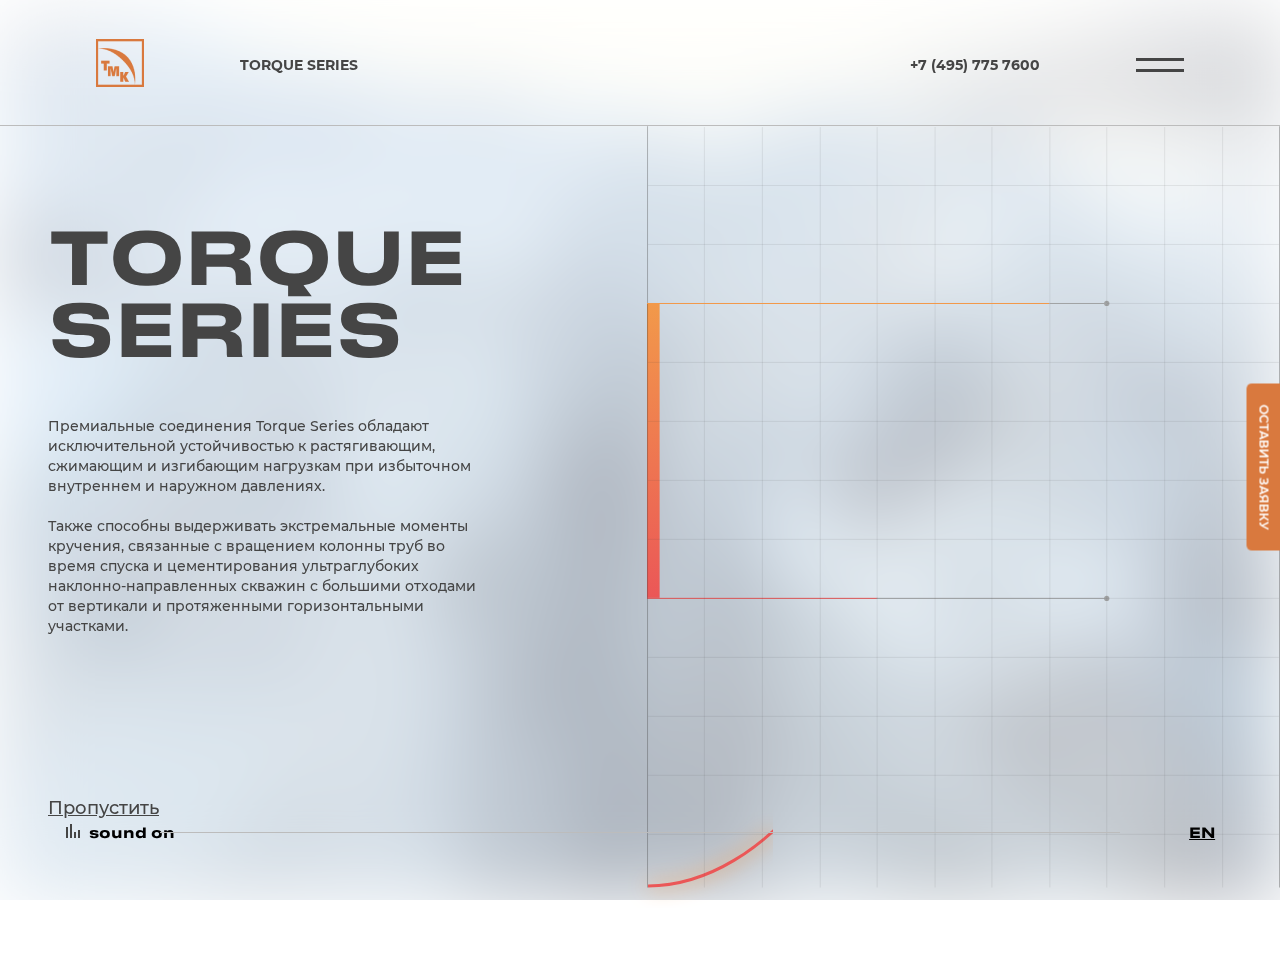
<file: video.html>
<!DOCTYPE html>
<html lang="en">
  <head>
    <meta charset="UTF-8" />
    <meta name="viewport" content="width=device-width, initial-scale=1.0" />
    <link rel="stylesheet" href="css/style.css" />
    <link rel="shortcut icon" href="./img/favicon.ico" />
    <title>TORQUE SERIES</title>
  </head>
  <body>
    <header class="header-video">
      <div class="header_top">
        <div class="container1920">
          <div class="header_top_right">
            <a href="index.html">
              <img src="img/header/logo1x.png" class="logo_image" alt="logo" /></a>
            <p class="logo_text">TORQUE SERIES</p>
          </div>
          <div class="header_top_left">
            <a href="tel:+7(495)7757600" class="header_top_left_tel">+7 (495) 775 7600</a>
            <div class="header_top_left_icon-menu">
              <p></p>
              <p></p>
            </div>
          </div>
        </div>
      </div>
      <div class="menu">
  <div class="menu_header">
    <div class="container1920">
      <div class="menu_header_right">
        <a href="index.html">
          <picture>
            <source type="image/webp" srcset="./img/header/logo1x.webp 1x, ./img/header/logo2x.webp 2x, ./img/header/logo3x.webp 3x" >
            <img src="./img/header/logo1x.png" class="logo_image" alt="logo" srcset="./img/header/logo2x.png 2x, ./img/header/logo3x.png 3x" />
          </picture>
        </a>
        <p class="logo_text">TORQUE SERIES</p>
      </div>
      <div class="menu_header_centner">
        <p>MENU</p>
      </div>
      <div class="menu_header_left">
        <a href="tel:+7(495)7757600" class="menu_header_left_tel">+7 (495) 775 7600</a>
      </div>
    </div>
  </div>
  
  <div class="container1440">
    <div class="menu_content">
      <div class="menu_content_nav">
        <div class="menu_content_nav_row">
          <div class="column">
            <a href="momentum.html" class="momentum_link">Momentum</a>
          </div>
          <div>
            <a href="momentumgt.html" class="momentumgt_link">Momentum GT</a>
          </div>
        </div>
        <div class="menu_content_nav_row">
          <div class="column">
            <a href="momentumsfl.html" class="momentumsfl_link">Momentum SFL</a>
          </div>
          <div>
            <a href="momentumfl.html" class="momentumfl_link">Momentum FL</a>
          </div>
        </div>
        <div class="menu_content_nav_row3">
          <p class="menu_content_nav_row3_contacts">Контакты</p>
          <p class="menu_content_nav_row3_adress">
            105062, Москва, ул. Покровка, д.40 стр.2а<br />
            sales@tmk-group.com, tmk@tmk-group.com<br />
            +7 (495) 775 7600
          </p>

        </div>

      </div>
      <div class="menu_content_image">
        <div class="menu_content_image_wr">
          <picture>
            <source type="image/webp" srcset="./img/moment/moment_content_img.webp 1x, ./img/moment/moment_content_img2x.webp 2x, ./img/moment/moment_content_img3x.webp 3x" >
            <img src="./img/moment/moment_content_img.png"  alt="image" srcset="./img/moment/moment_content_img2x.png 2x, ./img/moment/moment_content_img3x.png 3x" />
          </picture>
                        </div>
      </div>
    </div>
  </div>

</div>

    </header>
    <section class="video">
      <div class="video-bg">
        <div class="video-bg_wr">
          <video preload="auto"
            autoplay
            loop
            muted
            playsinline
            poster="./img/home/home_poster.jpg">
            <source src="./video/start.ogv" type="video/ogv" />
            <source src="./video/start.mp4" type="video/mp4" />
            <source src="./video/start.webm" type="video/webm" />
          </video>
        </div>
      </div>
      <div class="container1440">
        <div class="video_text">
          <h6>TORQUE SERIES</h6>
          <p>
            Премиальные соединения Torque Series обладают исключительной
            устойчивостью к растягивающим, сжимающим и изгибающим нагрузкам при
            избыточном внутреннем и наружном давлениях.
          </p>
          <p>
            Также способны выдерживать экстремальные моменты кручения, связанные
            с вращением колонны труб во время спуска и цементирования
            ультраглубоких наклонно-направленных скважин с большими отходами от
            вертикали и протяженными горизонтальными участками.
          </p>
          <a href="connections.html">Пропустить</a>
        </div>
        <div class="video_img">


          <svg width="661" height="791" viewBox="0 0 661 791" fill="none" xmlns="http://www.w3.org/2000/svg">                   
            <rect x="40.6284" y="471.862" width="12.6392" height="293.86" transform="rotate(-180 40.6284 471.862)" fill="url(#paint0_linear)"/>
            <line x1="258.654" y1="472.362" x2="27.9894" y2="472.362" stroke="#EB5757"/>
            <line x1="488.265" y1="472.362" x2="257.6" y2="472.362" stroke="#A1A3A4"/>
        
              <filter id="filter0_dd" x="9.04248" y="452.388" width="1" height="329.041" filterUnits="userSpaceOnUse" color-interpolation-filters="sRGB">
                <animate  attributeType="XML" attributeName="width" from="1" to="270.585" dur="1.5s" fill="freeze"/>
                <feFlood flood-opacity="0" result="BackgroundImageFix"/>
       <feOffset/>
              <feGaussianBlur stdDeviation="5"/>
           <feColorMatrix type="matrix" values="0 0 0 0 0.94902 0 0 0 0 0.6 0 0 0 0 0.290196 0 0 0 1 0"/>
              <feBlend mode="normal" in2="BackgroundImageFix" result="effect1_dropShadow"/> 
              <feColorMatrix in="SourceAlpha" type="matrix" values="0 0 0 0 0 0 0 0 0 0 0 0 0 0 0 0 0 0 127 0"/>
             <feOffset/>
              <feGaussianBlur stdDeviation="10"/>
              <feColorMatrix type="matrix" values="0 0 0 0 0.94902 0 0 0 0 0.6 0 0 0 0 0.290196 0 0 0 1 0"/>
              <feBlend mode="normal" in2="effect1_dropShadow" result="effect2_dropShadow"/>
              <feBlend mode="normal" in="SourceGraphic" in2="effect2_dropShadow" result="shape"/>
              </filter>    
              <filter id="filter1_dd" x="9.04248" y="157.475" width="1" height="623.954" filterUnits="userSpaceOnUse" color-interpolation-filters="sRGB">
                <animate  attributeType="XML" attributeName="width" from="1" to="443.32" dur="1.5s" fill="freeze" begin="1.5s"/>
                              <feFlood flood-opacity="0" result="BackgroundImageFix"/>
              <feColorMatrix in="SourceAlpha" type="matrix" values="0 0 0 0 0 0 0 0 0 0 0 0 0 0 0 0 0 0 127 0"/>
              <feOffset/>
              <feGaussianBlur stdDeviation="5"/>
              <feColorMatrix type="matrix" values="0 0 0 0 0.94902 0 0 0 0 0.788235 0 0 0 0 0.298039 0 0 0 1 0"/>
              <feBlend mode="normal" in2="BackgroundImageFix" result="effect1_dropShadow"/>
              <feColorMatrix in="SourceAlpha" type="matrix" values="0 0 0 0 0 0 0 0 0 0 0 0 0 0 0 0 0 0 127 0"/>
              <feOffset/>
              <feGaussianBlur stdDeviation="10"/>
              <feColorMatrix type="matrix" values="0 0 0 0 0.94902 0 0 0 0 0.788235 0 0 0 0 0.298039 0 0 0 1 0"/>
              <feBlend mode="normal" in2="effect1_dropShadow" result="effect2_dropShadow"/>
              <feBlend mode="normal" in="SourceGraphic" in2="effect2_dropShadow" result="shape"/>
              </filter>

              <filter id="filter2_dd" x="230.228" y="444.489" width="0.01" height="55.7989" filterUnits="userSpaceOnUse" color-interpolation-filters="sRGB">
                <animate  attributeType="XML" attributeName="width" from="0" to="55.7989" dur="0.01s"  begin="1.5s" fill="freeze" />
                                             <feFlood flood-opacity="0" result="BackgroundImageFix"/>
              <feColorMatrix in="SourceAlpha" type="matrix" values="0 0 0 0 0 0 0 0 0 0 0 0 0 0 0 0 0 0 127 0"/>
              <feOffset/>
              <feGaussianBlur stdDeviation="5"/>
              <feColorMatrix type="matrix" values="0 0 0 0 0.94902 0 0 0 0 0.6 0 0 0 0 0.290196 0 0 0 1 0"/>
              <feBlend mode="normal" in2="BackgroundImageFix" result="effect1_dropShadow"/>
              <feColorMatrix in="SourceAlpha" type="matrix" values="0 0 0 0 0 0 0 0 0 0 0 0 0 0 0 0 0 0 127 0"/>
              <feOffset/>
              <feGaussianBlur stdDeviation="10"/>
              <feColorMatrix type="matrix" values="0 0 0 0 0.94902 0 0 0 0 0.6 0 0 0 0 0.290196 0 0 0 1 0"/>
              <feBlend mode="normal" in2="effect1_dropShadow" result="effect2_dropShadow"/>
              <feBlend mode="normal" in="SourceGraphic" in2="effect2_dropShadow" result="shape"/>
              </filter>
              <filter id="filter3_dd" x="402.963" y="149.575" width="0.01" height="55.7989" filterUnits="userSpaceOnUse" color-interpolation-filters="sRGB">
                              <animate  attributeType="XML" attributeName="width" from="0" to="55.7989" dur="0.01s"  begin="3s" fill="freeze"/>
                               <feFlood flood-opacity="0" result="BackgroundImageFix"/>
              <feColorMatrix in="SourceAlpha" type="matrix" values="0 0 0 0 0 0 0 0 0 0 0 0 0 0 0 0 0 0 127 0"/>
              <feOffset/>
              <feGaussianBlur stdDeviation="5"/>
              <feColorMatrix type="matrix" values="0 0 0 0 0.94902 0 0 0 0 0.788235 0 0 0 0 0.298039 0 0 0 1 0"/>
              <feBlend mode="normal" in2="BackgroundImageFix" result="effect1_dropShadow"/>
              <feColorMatrix in="SourceAlpha" type="matrix" values="0 0 0 0 0 0 0 0 0 0 0 0 0 0 0 0 0 0 127 0"/>
              <feOffset/>
              <feGaussianBlur stdDeviation="10"/>
              <feColorMatrix type="matrix" values="0 0 0 0 0.94902 0 0 0 0 0.788235 0 0 0 0 0.298039 0 0 0 1 0"/>
              <feBlend mode="normal" in2="effect1_dropShadow" result="effect2_dropShadow"/>
              <feBlend mode="normal" in="SourceGraphic" in2="effect2_dropShadow" result="shape"/>
              </filter>
              <linearGradient id="paint0_linear" x1="46.948" y1="471.862" x2="46.948" y2="765.722" gradientUnits="userSpaceOnUse">
              <stop stop-color="#EB5757"/>
              <stop offset="1" stop-color="#F2994A"/>
              </linearGradient>
                <g filter="url(#filter0_dd)" class="schedule1">
            <path d="M29.0425 759.929C147.844 759.929 258.127 610.366 258.127 472.388" stroke="#EB5757" stroke-width="3"/>
            </g>
            <g filter="url(#filter1_dd)" class="schedule1">
            <path d="M29.0425 759.929C257.55 759.929 430.862 530.844 430.862 177.475" stroke="#F2994A" stroke-width="3"/>
            </g>

            <g filter="url(#filter2_dd)">
            <circle cx="258.127" cy="465.888" r="6.5" fill="#EB5757">
            </circle>
            
          
          </g>
            <g filter="url(#filter3_dd)">
              <circle cx="430.862" cy="170.975" r="6.5" fill="#F2994A">
              </circle>
            </g>
            <circle cx="487.738" cy="177.475" r="2.63316" fill="#A1A3A4"/>
            <circle cx="487.738" cy="472.388" r="2.63316" fill="#A1A3A4"/>
            <line x1="659.947" y1="59.4827" x2="29.0424" y2="59.4827" stroke="#454545" stroke-opacity="0.1"/>
            <line x1="659.947" y1="118.465" x2="29.0424" y2="118.465" stroke="#454545" stroke-opacity="0.1"/>
            <line x1="659.947" y1="177.448" x2="29.0424" y2="177.448" stroke="#454545" stroke-opacity="0.1"/>
            <line x1="659.947" y1="236.431" x2="29.0424" y2="236.431" stroke="#454545" stroke-opacity="0.1"/>
            <line x1="659.947" y1="295.413" x2="29.0424" y2="295.413" stroke="#454545" stroke-opacity="0.1"/>
            <line x1="659.947" y1="354.396" x2="29.0424" y2="354.396" stroke="#454545" stroke-opacity="0.1"/>
            <line x1="659.947" y1="413.379" x2="29.0424" y2="413.379" stroke="#454545" stroke-opacity="0.1"/>
            <line x1="659.947" y1="472.361" x2="29.0424" y2="472.361" stroke="#454545" stroke-opacity="0.1"/>
            <line x1="659.947" y1="531.344" x2="29.0424" y2="531.344" stroke="#454545" stroke-opacity="0.1"/>
            <line x1="659.947" y1="590.327" x2="29.0424" y2="590.327" stroke="#454545" stroke-opacity="0.1"/>
            <line x1="659.947" y1="649.31" x2="29.0424" y2="649.31" stroke="#454545" stroke-opacity="0.1"/>
            <line x1="659.947" y1="708.292" x2="29.0424" y2="708.292" stroke="#454545" stroke-opacity="0.1"/>
            <line x1="660.5" y1="761.509" x2="660.5" y2="1.05365" stroke="#454545" stroke-opacity="0.1"/>
            <line x1="603.624" y1="761.509" x2="603.624" y2="1.05365" stroke="#454545" stroke-opacity="0.1"/>
            <line x1="545.694" y1="761.509" x2="545.694" y2="1.05364" stroke="#454545" stroke-opacity="0.1"/>
            <line x1="487.765" y1="761.509" x2="487.765" y2="1.05364" stroke="#454545" stroke-opacity="0.1"/>
            <line x1="430.889" y1="761.509" x2="430.889" y2="1.05364" stroke="#454545" stroke-opacity="0.1"/>
            <line x1="372.959" y1="761.509" x2="372.96" y2="1.05363" stroke="#454545" stroke-opacity="0.1"/>
            <line x1="316.083" y1="761.509" x2="316.083" y2="1.05363" stroke="#454545" stroke-opacity="0.1"/>
            <line x1="258.154" y1="761.509" x2="258.154" y2="1.05363" stroke="#454545" stroke-opacity="0.1"/>
            <line x1="201.278" y1="761.509" x2="201.278" y2="1.05363" stroke="#454545" stroke-opacity="0.1"/>
            <line x1="143.348" y1="761.509" x2="143.348" y2="1.05363" stroke="#454545" stroke-opacity="0.1"/>
            <line x1="85.4187" y1="761.509" x2="85.4187" y2="1.05363" stroke="#454545" stroke-opacity="0.1"/>
            <line x1="28.5427" y1="761.509" x2="28.5428" y2="1.05362" stroke="#454545" stroke-opacity="0.1"/>
                       <line x1="28.5425" y1="761.509" x2="28.5425" y2="-2.18557e-08" stroke="#454545" stroke-opacity="0.3"/>
            <line x1="27.9893" y1="177.501" x2="430.335" y2="177.501" stroke="#F2994A"/>
            <line x1="660.5" y1="761.509" x2="660.5" y2="-2.18557e-08" stroke="#454545" stroke-opacity="0.3"/>
            <line x1="430.335" y1="177.501" x2="488.265" y2="177.501" stroke="#A1A3A4"/>
                        </svg>
                    </div>

        <div class="line"></div>
      </div>

      <button class="button-other language">
        <span>en</span>
      </button>
      <button class="button-other sound">
        <span class="sound_img">
          <svg
            width="14"
            height="14"
            viewBox="0 0 14 14"
            fill="none"
            xmlns="http://www.w3.org/2000/svg">
            <rect y="3" width="2" height="11" fill="#454545" />
            <rect x="4" width="2" height="14" fill="#454545" />
            <rect x="8" y="8" width="2" height="6" fill="#454545" />
            <rect x="12" y="6" width="2" height="8" fill="#454545" />
          </svg>
        </span>
        <span>sound on</span>
      </button>
      <div class="request">
        <p>оставить заявку</p>
      </div>
    </section>
    <div class="application">
  <div class="container1440">
    <div class="menu_header_left_icon-menu">
      <p></p>
      <p></p>
    </div>
    <div class="application_content">
      <form action="#" class="application_content_form">
        <h4>Узнать подробнее о соединении</h4>
        <input type="text" placeholder="Имя" />
        <input type="tel" placeholder="Телефон" />
        <input type="email" placeholder="E-mail" />
        <input type="submit" value="Отправить" />
      </form>
      <div class="application_content_img">
        <picture>
          <source type="image/webp" srcset="./img/moment/moment_content_img.webp 1x, ./img/moment/moment_content_img2x.webp 2x, ./img/moment/moment_content_img3x.webp 3x" >
          <img src="./img/moment/moment_content_img.png" alt="photo" srcset="./img/moment/moment_content_img2x.png 2x, ./img/moment/moment_content_img3x.png 3x" />
        </picture>
             </div>
    </div>
  </div>
</div>
<div class="application-wr"></div>

    <script src="./js/script.js"></script>
    <script src="./js/menu.js"></script>
    <script src="./js/reload.js"></script>
  </body>
</html>
</file>
<file: css/style.css>
@font-face {
  font-family: 'DrukTextWide';
  font-display: swap;
  src: url('../fonts/DrukTextWide-Medium.woff') format('woff'),
    url('../fonts/DrukTextWide-Medium.woff2') format('woff2'),
    url('../fonts/DrukTextWide-Medium.ttf') format('truetype');
  font-weight: 500;
  font-style: normal;
}

@font-face {
  font-family: 'EuropeExt';
  font-display: swap;
  src: url('../fonts/EuropeExt-Bold.woff') format('woff'),
    url('../fonts/EuropeExt-Bold.woff2') format('woff2'),
    url('../fonts/EuropeExt-Bold.ttf') format('truetype');
  font-weight: 700;
  font-style: normal;
}

@font-face {
  font-family: 'Helvetica';
  font-display: swap;
  src: url('../fonts/Helvetica.woff') format('woff'),
    url('../fonts/Helvetica.woff2') format('woff2'),
    url('../fonts/Helvetica.ttf') format('truetype');
  font-weight: 400;
  font-style: normal;
}

@font-face {
  font-family: 'Montserrat';
  font-display: swap;
  src: url('../fonts/Montserrat-Bold.woff') format('woff'),
    url('../fonts/Montserrat-Bold.woff2') format('woff2'),
    url('../fonts/Montserrat-Bold.ttf') format('truetype');
  font-weight: 700;
  font-style: normal;
}

@font-face {
  font-family: 'Montserrat';
  font-display: swap;
  src: url('../fonts/Montserrat-SemiBold.woff') format('woff'),
    url('../fonts/Montserrat-SemiBold.woff2') format('woff2'),
    url('../fonts/Montserrat-SemiBold.ttf') format('truetype');
  font-weight: 600;
  font-style: normal;
}

@font-face {
  font-family: 'Montserrat';
  font-display: swap;
  src: url('../fonts/Montserrat-Medium.woff') format('woff'),
    url('../fonts/Montserrat-Medium.woff2') format('woff2'),
    url('../fonts/Montserrat-Medium.ttf') format('truetype');
  font-weight: 500;
  font-style: normal;
}

body {
  font-size: 20px;
  font-family: 'Montserrat';
  font-style: normal;
  font-weight: 500;
  color: #454545;
  margin: 0;
  padding: 0;
  overflow: hidden;
}

.container1920 {
  max-width: 1920px;
  width: 100%;
  margin: 0 auto;
}

.container1440 {
  max-width: 1440px;
  width: 100%;
  margin: 0 auto;
}

a {
  text-decoration: none;
  color: #454545;
}

p {
  margin: 0;
  padding: 0;
}

h1 {
  font-family: DrukTextWide;
  font-size: 96px;
  line-height: 95px;
  text-transform: uppercase;
  -webkit-margin-before: 0;
  margin-block-start: 0;
  -webkit-margin-after: 0;
  margin-block-end: 0;
}

h2 {
  font-family: DrukTextWide;
  font-style: normal;
  font-weight: 500;
  font-size: 48px;
  line-height: 48px;
  text-transform: uppercase;
  -webkit-margin-before: 0;
  margin-block-start: 0;
  -webkit-margin-after: 0;
  margin-block-end: 0;
}

h3 {
  font-weight: bold;
  font-size: 16px;
  line-height: 120%;
  -webkit-margin-before: 0;
  margin-block-start: 0;
  -webkit-margin-after: 0;
  margin-block-end: 0;
}

h4 {
  font-family: DrukTextWide;
  font-weight: 500;
  font-size: 36px;
  line-height: 43px;
  text-transform: uppercase;
  color: #ffffff;
  -webkit-margin-before: 0;
  margin-block-start: 0;
  -webkit-margin-after: 0;
  margin-block-end: 0;
}

h5 {
  font-family: DrukTextWide;
  font-weight: 500;
  font-size: 18px;
  line-height: 18px;
  text-transform: uppercase;
  color: #454545;
  -webkit-margin-before: 0;
  margin-block-start: 0;
  -webkit-margin-after: 0;
  margin-block-end: 0;
}

h6 {
  font-family: DrukTextWide;
  font-style: normal;
  font-weight: 500;
  font-size: 72px;
  line-height: 72px;
  text-transform: uppercase;
  color: #454545;
  -webkit-margin-before: 0;
  margin-block-start: 0;
  -webkit-margin-after: 0;
  margin-block-end: 0;
}

button {
  cursor: pointer;
}

.button-other {
  font-family: DrukTextWide;
  font-size: 14px;
  background: none;
  border: none;
  outline: none;
}

.button-main {
  width: 216px;
  height: 48px;
  background-color: #d9793e;
  font-family: DrukTextWide;
  font-size: 12px;
  display: flex;
  align-items: center;
  justify-content: center;
  color: #ffffff;
  border: none;
  outline: none;
  text-transform: uppercase;
}

main {
  overflow: hidden;
}

header {
  position: fixed;
  width: 100%;
  top: 0;
  z-index: 26;
}

header .container1920 {
  display: flex;
  justify-content: space-between;
  align-items: center;
  height: 100%;
  padding: 0 96px;
  box-sizing: border-box;
}

header .logo_text {
  font-style: normal;
  font-weight: bold;
  font-size: 14px;
  line-height: 17px;
  display: flex;
  align-items: center;
  color: #454545;
  margin-left: 96px;
}

.logo_image {
  cursor: pointer;
}

.header_top {
  height: 125px;
  padding-top: 5px;
  box-sizing: border-box;
}

.header_bottom {
  height: 56px;
}

.header_top_right,
.header_top_left {
  display: flex;
  align-items: center;
}

.header_top_right_arrow {
  margin-left: 96px;
}

.header_top_left_tel {
  font-weight: bold;
  font-size: 14px;
  margin-right: 96px;
}

.header_top_left_icon-menu {
  display: flex;
  flex-direction: column;
  justify-content: space-between;
  height: 14px;
  cursor: pointer;
  z-index: 35;
}

.header_top_left_icon-menu p {
  width: 48px;
  height: 3px;
  background-color: #454545;
  transition: 0.3s all linear;
}

.header_top_left_icon-menu .burger_active_first_line {
  background-color: #fff;
  transform: translateY(5.5px) rotate(45deg);
  justify-self: center;
}

.header_top_left_icon-menu .burger_active_second_line {
  background-color: #fff;
  transform: translateY(-5.5px) rotate(-45deg);
}

.lineUp {
  transform: translateY(-2px);
}

.lineDown {
  transform: translateY(2px);
}

.header_bottom .container1440 {
  display: flex;
  justify-content: space-between;
  height: 100%;
  align-items: center;
  border-top: 1px solid #bcbcbc;
}

.header_bottom .employee,
.header_bottom .engineer,
.header_bottom .manager {
  cursor: pointer;
}

.header_bottom_link {
  font-weight: bold;
  font-size: 12px;
  flex-basis: 33%;
  text-align: center;
  text-transform: uppercase;
}

.header_bottom_link .active {
  position: relative;
}

.header_bottom_link .active:before {
  content: '';
  width: 8px;
  height: 8px;
  border-radius: 50%;
  background-color: #d9793e;
  position: absolute;
  left: -20px;
  top: calc(50% - 4px);
}

.header-line {
  max-width: 1440px;
  width: 100%;
  margin: 0 auto;
  height: 1px;
  background-color: #bcbcbc;
  position: absolute;
  top: 181px;
  z-index: 10;
  right: 0;
  left: 0;
}

.home {
  height: 100vh;
  max-width: 100vw;
  width: 100%;
  position: relative;
  margin: 0 auto;
}

.home > .container1440 {
  height: 100%;
  display: flex;
  position: relative;
  padding-top: 168px;
  box-sizing: border-box;
}

.home .video-bg_wr {
  background: rgba(255, 255, 255, 0.5);
}

.mouse {
  position: absolute;
  bottom: 14%;
  right: 5%;
}

.language {
  text-transform: uppercase;
  text-decoration: underline;
  position: fixed;
  bottom: 6.5%;
  right: 4.6%;
}

.sound {
  text-transform: lowercase;
  position: fixed;
  bottom: 6.5%;
  left: 4.7%;
}

.sound_img {
  margin-right: 5px;
}

.line {
  width: 75%;
  height: 1px;
  background-color: #bcbcbc;
  position: fixed;
  bottom: 7.5%;
  z-index: 15;
  margin: 0 auto;
  left: 0;
  right: 0;
}

.home_content {
  flex-basis: 45%;
  align-self: center;
}

.home_content .wr-1 {
  position: relative;
  overflow: hidden;
  margin-bottom: 4px;
}

.home_content .wr-1 h2 {
  position: absolute;
  top: 0%;
  transform: translateY(var(--heightWr1));
}

.home_content .wr-1 h1 span {
  display: block;
  margin-top: 22px;
  font-size: 24px;
  line-height: 29px;
}

.home_content .wr-2 {
  position: relative;
  overflow: hidden;
}

.home_content .wr-3 {
  position: relative;
  overflow: hidden;
}

.home_content h3 {
  padding: 30px 26% 30px 0;
}

.wr1Transform {
  transform: translate(48px, -43px);
}

.wr2Transform {
  transform: translate(48px, -146px);
}

.wr2Transform2 {
  transform: translate(48px, -183px);
}

.wr3Transform {
  transform: translate(48px, -226px);
}

.employee_text,
.engineer_text,
.manager_text {
  position: absolute;
  transform: translateY(var(--heightWr2));
  font-weight: 500;
  font-size: 16px;
  line-height: 24px;
}

.engineer_text p {
  max-width: 82%;
}

.employee_links,
.engineer_links,
.manager_links {
  position: absolute;
  transform: translateY(var(--heightWr3));
  display: flex;
  align-items: center;
  font-weight: 500;
  font-size: 12px;
  line-height: 14px;
}

.employee_links a,
.engineer_links a,
.manager_links a {
  margin-right: 40px;
}

.employee_links img,
.engineer_links img,
.manager_links img {
  margin-right: 24px;
}

.employee_links p,
.engineer_links p,
.manager_links p {
  padding: 0 24px;
  border-left: 1px solid #bcbcbc;
}

.employee_video,
.manager_video,
.engineer_video {
  display: none;
  position: absolute;
  height: 29%;
  width: 100%;
  bottom: 0;
  transform: translateY(110%);
}

.employee_video a,
.manager_video a,
.engineer_video a {
  position: relative;
  width: 75vw;
  height: 100%;
  display: block;
  margin-left: 12.5vw;
}

.employee_video a .wr_vid,
.manager_video a .wr_vid,
.engineer_video a .wr_vid {
  width: 100vw;
  height: 100vh;
  -o-object-fit: cover;
  object-fit: cover;
  position: fixed;
  pointer-events: none;
  bottom: 0;
  left: 0;
  -webkit-clip-path: polygon(12.5% 100%, 12.5% 71%, 87.5% 71%, 87.5% 100%);
  clip-path: polygon(12.5% 100%, 12.5% 71%, 87.5% 71%, 87.5% 100%);
  background: rgba(0, 0, 0, 0);
}

.employee_video a video,
.manager_video a video,
.engineer_video a video {
  width: 100vw;
  height: 100vh;
  -o-object-fit: cover;
  object-fit: cover;
  position: fixed;
  pointer-events: none;
  bottom: 0;
  left: 0;
  -webkit-clip-path: polygon(12.5% 100%, 12.5% 71%, 87.5% 71%, 87.5% 100%);
  clip-path: polygon(12.5% 100%, 12.5% 71%, 87.5% 71%, 87.5% 100%);
  z-index: -1;
}

.openvideo {
  -webkit-animation: openvideo 600ms linear forwards;
  animation: openvideo 600ms linear forwards;
}

@-webkit-keyframes openvideo {
  0% {
    -webkit-clip-path: polygon(10% 100%, 10% 71%, 90% 71%, 90% 100%);
    clip-path: polygon(10% 100%, 10% 71%, 90% 71%, 90% 100%);
    background: rgba(0, 0, 0, 0);
  }

  100% {
    -webkit-clip-path: polygon(0% 100%, 0% 0%, 100% 0%, 100% 100%);
    clip-path: polygon(0% 100%, 0% 0%, 100% 0%, 100% 100%);
    background: rgba(0, 0, 0, 0.5);
  }
}

@keyframes openvideo {
  0% {
    -webkit-clip-path: polygon(10% 100%, 10% 71%, 90% 71%, 90% 100%);
    clip-path: polygon(10% 100%, 10% 71%, 90% 71%, 90% 100%);
    background: rgba(0, 0, 0, 0);
  }

  100% {
    -webkit-clip-path: polygon(0% 100%, 0% 0%, 100% 0%, 100% 100%);
    clip-path: polygon(0% 100%, 0% 0%, 100% 0%, 100% 100%);
    background: rgba(0, 0, 0, 0.5);
  }
}

.home_images {
  position: relative;
  flex-basis: 55%;
  height: 100%;
  align-items: flex-end;
  display: flex;
}

.down {
  -webkit-animation: down 300ms linear forwards;
  animation: down 300ms linear forwards;
}

@-webkit-keyframes down {
  0% {
    transform: translateY(0);
  }

  100% {
    transform: translateY(var(--heightWr1));
  }
}

@keyframes down {
  0% {
    transform: translateY(0);
  }

  100% {
    transform: translateY(var(--heightWr1));
  }
}

.up {
  -webkit-animation: up 300ms linear forwards;
  animation: up 300ms linear forwards;
}

@-webkit-keyframes up {
  0% {
    transform: translateY(var(--heightWr1));
  }

  100% {
    transform: translateY(0%);
  }
}

@keyframes up {
  0% {
    transform: translateY(var(--heightWr1));
  }

  100% {
    transform: translateY(0%);
  }
}

.downVideo {
  -webkit-animation: downVideo 300ms linear forwards;
  animation: downVideo 300ms linear forwards;
}

@-webkit-keyframes downVideo {
  0% {
    transform: translateY(0%);
  }

  100% {
    transform: translateY(110%);
  }
}

@keyframes downVideo {
  0% {
    transform: translateY(0%);
  }

  100% {
    transform: translateY(110%);
  }
}

.upVideo {
  -webkit-animation: upVideo 300ms linear forwards;
  animation: upVideo 300ms linear forwards;
}

@-webkit-keyframes upVideo {
  0% {
    transform: translateY(110%);
  }

  100% {
    transform: translateY(0%);
  }
}

@keyframes upVideo {
  0% {
    transform: translateY(110%);
  }

  100% {
    transform: translateY(0%);
  }
}

.downImgManager {
  -webkit-animation: downImgManager 300ms linear forwards;
  animation: downImgManager 300ms linear forwards;
}

@-webkit-keyframes downImgManager {
  0% {
    transform: matrix(1.15, 0, 0, 1.15, -200, -24);
  }

  99% {
    transform: matrix(1.15, 0, 0, 1.15, -200, var(--heightImages));
  }

  100% {
    transform: matrix(1, 0, 0, 1, 0, var(--heightImages));
  }
}

@keyframes downImgManager {
  0% {
    transform: matrix(1.15, 0, 0, 1.15, -200, -24);
  }

  99% {
    transform: matrix(1.15, 0, 0, 1.15, -200, var(--heightImages));
  }

  100% {
    transform: matrix(1, 0, 0, 1, 0, var(--heightImages));
  }
}

.downImgBegin {
  -webkit-animation: downImgBegin 300ms linear forwards;
  animation: downImgBegin 300ms linear forwards;
}

@-webkit-keyframes downImgBegin {
  0% {
    transform: matrix(1, 0, 0, 1, 0, 0);
  }

  100% {
    transform: matrix(1, 0, 0, 1, 0, var(--heightImages));
  }
}

@keyframes downImgBegin {
  0% {
    transform: matrix(1, 0, 0, 1, 0, 0);
  }

  100% {
    transform: matrix(1, 0, 0, 1, 0, var(--heightImages));
  }
}

.upImgManager {
  -webkit-animation: upImgManager 300ms linear forwards;
  animation: upImgManager 300ms linear forwards;
}

@-webkit-keyframes upImgManager {
  0% {
    transform: matrix(1, 0, 0, 1, 0, var(--heightImages));
  }

  1% {
    transform: matrix(1.15, 0, 0, 1.15, -200, var(--heightImages));
  }

  100% {
    transform: matrix(1.15, 0, 0, 1.15, -200, -24);
  }
}

@keyframes upImgManager {
  0% {
    transform: matrix(1, 0, 0, 1, 0, var(--heightImages));
  }

  1% {
    transform: matrix(1.15, 0, 0, 1.15, -200, var(--heightImages));
  }

  100% {
    transform: matrix(1.15, 0, 0, 1.15, -200, -24);
  }
}

.upImgBegin {
  -webkit-animation: upImgBegin 300ms linear forwards;
  animation: upImgBegin 300ms linear forwards;
}

@-webkit-keyframes upImgBegin {
  0% {
    transform: matrix(1, 0, 0, 1, 0, var(--heightImages));
  }

  1% {
    transform: matrix(1, 0, 0, 1, 0, var(--heightImages));
  }

  100% {
    transform: matrix(1, 0, 0, 1, 0, 0);
  }
}

@keyframes upImgBegin {
  0% {
    transform: matrix(1, 0, 0, 1, 0, var(--heightImages));
  }

  1% {
    transform: matrix(1, 0, 0, 1, 0, var(--heightImages));
  }

  100% {
    transform: matrix(1, 0, 0, 1, 0, 0);
  }
}

.downImgEmployee {
  -webkit-animation: downImgEmployee 300ms linear forwards;
  animation: downImgEmployee 300ms linear forwards;
}

@-webkit-keyframes downImgEmployee {
  0% {
    transform: matrix(-1.15, 0, 0, 1.15, 293, -52);
  }

  99% {
    transform: matrix(-1.15, 0, 0, 1.15, 293, var(--heightImages));
  }

  100% {
    transform: matrix(1, 0, 0, 1, 0, var(--heightImages));
  }
}

@keyframes downImgEmployee {
  0% {
    transform: matrix(-1.15, 0, 0, 1.15, 293, -52);
  }

  99% {
    transform: matrix(-1.15, 0, 0, 1.15, 293, var(--heightImages));
  }

  100% {
    transform: matrix(1, 0, 0, 1, 0, var(--heightImages));
  }
}

.downEmployeeBegin {
  -webkit-animation: downEmployeeBegin 300ms linear forwards;
  animation: downEmployeeBegin 300ms linear forwards;
}

@-webkit-keyframes downEmployeeBegin {
  0% {
    transform: matrix(1, 0, 0, 1, 0, 0);
  }

  99% {
    transform: matrix(-1.15, 0, 0, 1.15, 293, var(--heightImages));
  }

  100% {
    transform: matrix(1, 0, 0, 1, 0, var(--heightImages));
  }
}

@keyframes downEmployeeBegin {
  0% {
    transform: matrix(1, 0, 0, 1, 0, 0);
  }

  99% {
    transform: matrix(-1.15, 0, 0, 1.15, 293, var(--heightImages));
  }

  100% {
    transform: matrix(1, 0, 0, 1, 0, var(--heightImages));
  }
}

.upImgEmployee {
  -webkit-animation: upImgEmployee 300ms linear forwards;
  animation: upImgEmployee 300ms linear forwards;
}

@-webkit-keyframes upImgEmployee {
  0% {
    transform: matrix(1, 0, 0, 1, 0, var(--heightImages));
  }

  1% {
    transform: matrix(-1.15, 0, 0, 1.15, 293, var(--heightImages));
  }

  100% {
    transform: matrix(-1.15, 0, 0, 1.15, 293, -52);
  }
}

@keyframes upImgEmployee {
  0% {
    transform: matrix(1, 0, 0, 1, 0, var(--heightImages));
  }

  1% {
    transform: matrix(-1.15, 0, 0, 1.15, 293, var(--heightImages));
  }

  100% {
    transform: matrix(-1.15, 0, 0, 1.15, 293, -52);
  }
}

.downImgEngineer {
  -webkit-animation: downImgEngineer 300ms linear forwards;
  animation: downImgEngineer 300ms linear forwards;
}

@-webkit-keyframes downImgEngineer {
  0% {
    transform: matrix(-1.14, 0, 0, 1.14, 64, 0);
  }

  99% {
    transform: matrix(-1.14, 0, 0, 1.14, 64, var(--heightImages));
  }

  100% {
    transform: matrix(1, 0, 0, 1, 0, var(--heightImages));
  }
}

@keyframes downImgEngineer {
  0% {
    transform: matrix(-1.14, 0, 0, 1.14, 64, 0);
  }

  99% {
    transform: matrix(-1.14, 0, 0, 1.14, 64, var(--heightImages));
  }

  100% {
    transform: matrix(1, 0, 0, 1, 0, var(--heightImages));
  }
}

.upImgEngineer {
  -webkit-animation: upImgEngineer 300ms linear forwards;
  animation: upImgEngineer 300ms linear forwards;
}

@-webkit-keyframes upImgEngineer {
  0% {
    transform: matrix(1, 0, 0, 1, 0, var(--heightImages));
  }

  1% {
    transform: matrix(-1.14, 0, 0, 1.14, 64, var(--heightImages));
  }

  100% {
    transform: matrix(-1.14, 0, 0, 1.14, 64, 0);
  }
}

@keyframes upImgEngineer {
  0% {
    transform: matrix(1, 0, 0, 1, 0, var(--heightImages));
  }

  1% {
    transform: matrix(-1.14, 0, 0, 1.14, 64, var(--heightImages));
  }

  100% {
    transform: matrix(-1.14, 0, 0, 1.14, 64, 0);
  }
}

.downText {
  -webkit-animation: downText 300ms linear forwards;
  animation: downText 300ms linear forwards;
}

@-webkit-keyframes downText {
  0% {
    transform: translateY(calc(var(--heightWr2) * -1));
  }

  100% {
    transform: translateY(var(--heightWr2));
  }
}

@keyframes downText {
  0% {
    transform: translateY(calc(var(--heightWr2) * -1));
  }

  100% {
    transform: translateY(var(--heightWr2));
  }
}

.downTextHome {
  -webkit-animation: downTextHome 300ms linear forwards;
  animation: downTextHome 300ms linear forwards;
}

@-webkit-keyframes downTextHome {
  100% {
    transform: translateY(var(--heightWr2));
  }
}

@keyframes downTextHome {
  100% {
    transform: translateY(var(--heightWr2));
  }
}

.upText {
  -webkit-animation: upText 300ms linear forwards;
  animation: upText 300ms linear forwards;
}

@-webkit-keyframes upText {
  100% {
    transform: translateY(calc(var(--heightWr2) * -1));
  }
}

@keyframes upText {
  100% {
    transform: translateY(calc(var(--heightWr2) * -1));
  }
}

.upTextBegin {
  -webkit-animation: upTextBegin 300ms linear forwards;
  animation: upTextBegin 300ms linear forwards;
}

@-webkit-keyframes upTextBegin {
  0% {
    transform: translateY(var(--heightWr2));
  }

  100% {
    transform: translateY(0);
  }
}

@keyframes upTextBegin {
  0% {
    transform: translateY(var(--heightWr2));
  }

  100% {
    transform: translateY(0);
  }
}

.downLinks {
  -webkit-animation: downLinks 300ms linear forwards;
  animation: downLinks 300ms linear forwards;
}

@-webkit-keyframes downLinks {
  0% {
    transform: translateY(calc(var(--heightWr3) * -1));
  }

  100% {
    transform: translateY(var(--heightWr3));
  }
}

@keyframes downLinks {
  0% {
    transform: translateY(calc(var(--heightWr3) * -1));
  }

  100% {
    transform: translateY(var(--heightWr3));
  }
}

.downLinkHome {
  -webkit-animation: downLinkHome 300ms linear forwards;
  animation: downLinkHome 300ms linear forwards;
}

@-webkit-keyframes downLinkHome {
  100% {
    transform: translateY(var(--heightWr3));
  }
}

@keyframes downLinkHome {
  100% {
    transform: translateY(var(--heightWr3));
  }
}

.upLinks {
  -webkit-animation: upLinks 300ms linear forwards;
  animation: upLinks 300ms linear forwards;
}

@-webkit-keyframes upLinks {
  0% {
    transform: translateY(var(--heightWr3));
  }

  100% {
    transform: translateY(calc(var(--heightWr3) * -1));
  }
}

@keyframes upLinks {
  0% {
    transform: translateY(var(--heightWr3));
  }

  100% {
    transform: translateY(calc(var(--heightWr3) * -1));
  }
}

.upLinksBegin {
  -webkit-animation: upLinksBegin 300ms linear forwards;
  animation: upLinksBegin 300ms linear forwards;
}

@-webkit-keyframes upLinksBegin {
  0% {
    transform: translateY(var(--heightWr3));
  }

  100% {
    transform: translateY(0);
  }
}

@keyframes upLinksBegin {
  0% {
    transform: translateY(var(--heightWr3));
  }

  100% {
    transform: translateY(0);
  }
}

.home_content_variety {
  display: flex;
  font-weight: 600;
  font-size: 14px;
  line-height: 18px;
  border-top: 1px solid #bcbcbc;
  border-bottom: 1px solid #bcbcbc;
  padding: 15px 0;
  width: 89%;
}

.home_content_variety div:first-child {
  flex-basis: 37.5%;
}

.home_content_variety div:nth-child(2) {
  flex-basis: 37.5%;
}

.home_content_variety div:nth-child(3) {
  flex-basis: 25%;
}

.home_content_variety img {
  margin-bottom: 8px;
}

.wr-3 {
  margin-top: 40px;
}

.home_links {
  display: flex;
  align-items: center;
  font-weight: 500;
  font-size: 12px;
  line-height: 14px;
}

.home_links a {
  margin-right: 48px;
}

.home_images_1,
.home_images_2,
.home_images_3 {
  position: absolute;
  max-width: 520px;
  width: 100%;
  background-size: contain;
  background-repeat: no-repeat;
  background-position: left bottom;
}

.home_images_1 {
  height: 93%;
  background-image: url(../img/home/woman1x.png);
  z-index: 25;
  left: -12%;
}

.home_images_2 {
  height: 95%;
  background-image: url(../img/home/manager1x.png);
  z-index: 25;
  left: 52%;
}

.home_images_3 {
  height: 96%;
  background-image: url(../img/home/engineer1x.png);
  z-index: 20;
  left: 17.5%;
}

.home_images_1_speech,
.home_images_2_speech,
.home_images_3_speech {
  max-width: 405px;
  width: 100%;
  position: absolute;
  top: 12%;
  left: -12%;
  background-color: #f0f0f0;
  padding: 18px;
  box-sizing: border-box;
  border-radius: 5px;
  opacity: 0;
}

.home_images_1_speech p,
.home_images_2_speech p,
.home_images_3_speech p {
  font-weight: 600;
  font-size: 14px;
  line-height: 21px;
  text-transform: uppercase;
}

.home_images_1_speech:after,
.home_images_2_speech:after,
.home_images_3_speech:after {
  content: '';
  position: absolute;
  top: 99%;
  width: 24px;
  height: 24px;
  background-color: #f0f0f0;
  right: 24px;
  background: linear-gradient(to left bottom, #f0f0f0 50%, transparent 50%)
    left/100% 100% no-repeat;
}

.downSpeech {
  -webkit-animation: downSpeech 300ms linear forwards;
  animation: downSpeech 300ms linear forwards;
}

@-webkit-keyframes downSpeech {
  0% {
    opacity: 1;
  }

  100% {
    opacity: 0;
  }
}

@keyframes downSpeech {
  0% {
    opacity: 1;
  }

  100% {
    opacity: 0;
  }
}

.upSpeech {
  -webkit-animation: upSpeech 300ms linear forwards;
  animation: upSpeech 300ms linear forwards;
}

@-webkit-keyframes upSpeech {
  0% {
    opacity: 0;
  }

  100% {
    opacity: 1;
  }
}

@keyframes upSpeech {
  0% {
    opacity: 0;
  }

  100% {
    opacity: 1;
  }
}

.video-bg {
  position: absolute;
  top: 0;
  right: 0;
  bottom: 0;
  left: 0;
  overflow: hidden;
  z-index: -10;
}

.video-bg_wr {
  width: 100%;
  height: 100%;
  background: rgba(0, 0, 0, 0.5);
}

.video-bg_wr > video {
  position: absolute;
  top: 0;
  left: 0;
  width: 100vw;
  height: 100vh;
  z-index: -11;
  -webkit-filter: url('#sharpBlur');
  filter: url('#sharpBlur');
  -o-object-fit: cover;
  object-fit: cover;
}

.menu {
  display: inline-block;
  font-family: DrukTextWide;
  height: 100vh;
  max-width: 100vw;
  width: 100%;
  position: absolute;
  left: 100%;
  top: 0;
  background-color: #454545;
  z-index: 30;
  color: rgba(255, 255, 255, 0.3);
}

.menu .container1440 {
  height: 100%;
  display: flex;
  position: relative;
  box-sizing: border-box;
}

.menu_header {
  height: 125px;
  padding-top: 5px;
  box-sizing: border-box;
}

.menu_header .container1920 {
  display: flex;
  justify-content: space-between;
  align-items: center;
  height: 100%;
  padding: 0 240px 0 96px;
  box-sizing: border-box;
}

.menu_header .logo_text {
  font-size: 14px;
  line-height: 18px;
  display: flex;
  align-items: center;
  margin-left: 96px;
}

.menu_header_right,
.menu_header_left {
  display: flex;
}

.menu_header_centner {
  font-size: 14px;
  line-height: 18px;
  color: #ffffff;
}

.menu_header_left_tel {
  font-size: 14px;
  line-height: 18px;
  font-family: DrukTextWide;
  color: rgba(255, 255, 255, 0.3);
}

.open {
  -webkit-animation: open 300ms ease-out forwards;
  animation: open 300ms ease-out forwards;
}

@-webkit-keyframes open {
  to {
    transform: translateX(-100vw);
  }
}

@keyframes open {
  to {
    transform: translateX(-100vw);
  }
}

.close {
  -webkit-animation: close 300ms ease-out forwards;
  animation: close 300ms ease-out forwards;
}

@-webkit-keyframes close {
  from {
    transform: translateX(-100vw);
  }

  to {
    transform: translateX(0);
  }
}

@keyframes close {
  from {
    transform: translateX(-100vw);
  }

  to {
    transform: translateX(0);
  }
}

.menu_content {
  display: flex;
  border: 1px solid rgba(255, 255, 255, 0.3);
  height: 79.4%;
  width: 100%;
}

.menu_content_nav {
  flex-basis: 55%;
}

.menu_content_nav a {
  font-size: 24px;
  color: rgba(255, 255, 255, 0.3);
  text-transform: uppercase;
  width: 100%;
  height: 100%;
  display: flex;
  align-items: center;
  justify-content: center;
}

.menu_content_nav a:hover {
  color: #fff;
}

.menu_content_nav_row {
  display: flex;
  height: 34.5%;
  border-bottom: 1px solid rgba(255, 255, 255, 0.3);
}

.menu_content_nav_row div {
  flex-basis: 50%;
}

.menu_content_nav_row .column {
  border-right: 1px solid rgba(255, 255, 255, 0.3);
}

.menu_content_nav_row3 {
  display: flex;
  flex-direction: column;
  height: 31%;
  justify-content: center;
  padding-left: 72px;
}

.menu_content_image {
  flex-basis: 45%;
  border-left: 1px solid rgba(255, 255, 255, 0.3);
  background-image: repeating-linear-gradient(
    to right,
    rgba(0, 0, 0, 0),
    rgba(0, 0, 0, 0) 9%,
    rgba(255, 255, 255, 0.1) 9%,
    rgba(255, 255, 255, 0.1) calc(9% + 1px)
  );
}

.menu_content_image_wr {
  display: flex;
  justify-content: center;
  align-items: center;
  height: 100%;
  background-image: repeating-linear-gradient(
    to top,
    rgba(0, 0, 0, 0),
    rgba(0, 0, 0, 0) 8.3%,
    rgba(255, 255, 255, 0.1) 8.3%,
    rgba(255, 255, 255, 0.1) calc(8.3% + 1px)
  );
}

.menu_content_image_wr picture {
  height: 77%;
}

.menu_content_image_wr img {
  height: 100%;
}

.menu_content_nav_row3_contacts {
  color: #fff;
  font-size: 18px;
  line-height: 18px;
  text-transform: uppercase;
}

.menu_content_nav_row3_adress {
  font-family: Montserrat;
  font-weight: normal;
  font-size: 16px;
  line-height: 24px;
  color: #c4c4c4;
}

.menu_content_image_img {
  height: 100%;
  transform: scale(-0.75);
}

.wrapper {
  position: fixed;
  top: 0;
  left: 0;
  display: flex;
  height: 100vh;
  z-index: 15;
  box-sizing: border-box;
}

.wrapper p {
  color: #fff;
}

.tmk {
  width: calc(100vw + 4400px);
}

.gt,
.sfl,
.fl {
  width: calc(100vw + 5300px);
}

.sfl .moment_main_content_text {
  max-width: 41.5%;
}

.fl .moment_main_content_text {
  max-width: 46%;
}

.fl .moment_main_content h1 {
  margin-top: 140px;
}

.moment_main_content_clutch {
  margin-top: 25px;
}

.moment_main {
  position: relative;
  font-size: 16px;
  min-width: 100vw;
  height: 100%;
}

.momentum_header .logo_text {
  margin-left: 76px;
  color: #fff;
}

.momentum_header .header_top_left_tel {
  color: #fff;
}

.momentum_header .header_top_left_icon-menu p {
  background: #fff;
}

.momentum_header .header_bottom .moment_link,
.momentum_header .header_bottom .gt_link,
.momentum_header .header_bottom .sfl_link,
.momentum_header .header_bottom .fl_link {
  cursor: pointer;
}

.momentum_header .header_bottom_link a {
  font-weight: bold;
  font-size: 18px;
  line-height: 22px;
  text-transform: uppercase;
  color: rgba(255, 255, 255, 0.6);
}

.momentum_header .header_bottom .container1440 {
  border-bottom: 1px solid #bcbcbc;
}

.momentum_language {
  color: #fff;
}

.momentum_sound {
  color: #fff;
}

.moment_content {
  display: flex;
  justify-content: space-between;
  padding-top: 26vh;
  font-size: 16px;
  line-height: 22px;
  max-width: calc(100% - 100vw);
  width: 100%;
  padding-right: calc(50vw - 720px);
  box-sizing: border-box;
}

.moment_content > div {
  box-sizing: border-box;
}

.moment_content .text1 {
  margin-bottom: 20px;
}

.moment_content .text1 span {
  font-weight: bold;
}

.moment_content_tmk > div {
  flex-basis: 17.6%;
}

.moment_content_tmk .moment_content_per {
  padding-left: 10px;
}

.moment_content_tmk .moment_content_profile {
  padding-left: 92px;
}

.moment_content_tmk .moment_content_connection {
  padding-left: 125px;
  flex-basis: 12%;
}

.moment_content_tmk .moment_content_connection .text1 {
  margin-top: 53px;
}

.moment_content_tmk .moment_content_schedule {
  padding-left: 96px;
}

.moment_content_tmk .moment_content_use {
  display: flex;
  flex-direction: column;
  padding-left: 145px;
}

.moment_content_tmk .moment_content_use p {
  box-sizing: border-box;
}

.moment_content_tmk .moment_content_use p span {
  margin-bottom: 18px;
}

.moment_content_tmk .moment_content_image_img {
  background-image: url(../img/moment/moment_content_img.png);
  top: -10%;
  height: 115%;
}

.moment_content_schedule {
  margin-top: calc(182px - 26vh);
  height: calc(100vh - 181px - 7.5vh - 1px);
  display: flex;
  align-items: center;
}

.moment_content_schedule img {
  display: block;
  height: calc(100vh - 181px - 7.5vh - 1px);
}

.moment_content_gt > div,
.moment_content_sfl > div,
.moment_content_fl > div {
  flex-basis: 13.84%;
}

.moment_content_gt .moment_content_per,
.moment_content_sfl .moment_content_per,
.moment_content_fl .moment_content_per {
  padding-left: 10px;
}

.moment_content_gt .moment_content_profile,
.moment_content_sfl .moment_content_profile,
.moment_content_fl .moment_content_profile {
  padding-left: 47px;
  padding-right: 70px;
}

.moment_content_gt .moment_content_connection,
.moment_content_sfl .moment_content_connection,
.moment_content_fl .moment_content_connection {
  padding-left: 118px;
}

.moment_content_gt .moment_content_connection .text1,
.moment_content_sfl .moment_content_connection .text1,
.moment_content_fl .moment_content_connection .text1 {
  margin-top: 53px;
}

.moment_content_gt .moment_content_connection p,
.moment_content_sfl .moment_content_connection p,
.moment_content_fl .moment_content_connection p {
  max-width: 410px;
}

.moment_content_gt .moment_content_seal,
.moment_content_sfl .moment_content_seal,
.moment_content_fl .moment_content_seal {
  position: relative;
}

.moment_content_gt .moment_content_seal img,
.moment_content_sfl .moment_content_seal img,
.moment_content_fl .moment_content_seal img {
  position: absolute;
  left: 5px;
  top: -5px;
}

.moment_content_gt .moment_content_seal h4,
.moment_content_sfl .moment_content_seal h4,
.moment_content_fl .moment_content_seal h4 {
  padding-left: 19%;
}

.moment_content_gt .moment_content_seal p,
.moment_content_sfl .moment_content_seal p,
.moment_content_fl .moment_content_seal p {
  position: absolute;
  max-width: 30%;
  top: 57%;
  left: 19%;
}

.moment_content_gt .moment_content_use,
.moment_content_sfl .moment_content_use,
.moment_content_fl .moment_content_use {
  padding-left: 90px;
}

.moment_content_gt .moment_content_seal h4 {
  padding-left: 26%;
}

.moment_content_gt .moment_content_seal p {
  left: 26%;
}

.moment_content_gt .moment_content_image_img {
  background-image: url(../img/gt/img_gt.png);
  top: -4%;
  height: 111%;
}

.moment_content_sfl > div {
  flex-basis: 12.58%;
}

.moment_content_sfl .moment_content_semi-straight {
  padding-left: 340px;
  position: relative;
  margin-right: 107px;
}

.moment_content_sfl .moment_content_semi-straight img {
  position: absolute;
  left: 0;
  top: -30px;
}

.moment_content_sfl .moment_content_semi-straight_bottom {
  border: none;
  padding-left: 0px;
  margin-bottom: 140px;
  padding-bottom: none;
  margin-top: 53px;
}

.moment_content_sfl .moment_content_semi-straight_bottom span {
  display: block;
  line-height: 68px;
  margin-top: 16px;
}

.moment_content_sfl .moment_content_semi-straight_center {
  max-width: 472px;
  width: 100%;
  margin-top: 78px;
}

.moment_content_sfl .moment_content_profile {
  margin-right: 53px;
  padding-right: 45px;
}

.moment_content_sfl .moment_content_seal h4 {
  padding-left: 19%;
}

.moment_content_sfl .moment_content_seal p {
  max-width: 41%;
}

.moment_content_sfl .moment_content_connection {
  margin-left: -95px;
  padding-left: 0px;
}

.moment_content_sfl .moment_content_connection .text1 {
  margin-top: 29px;
}

.moment_content_sfl .moment_content_connection p {
  max-width: 70%;
}

.moment_content_sfl .moment_content_image_img {
  background-image: url(../img/sfl/moment_content_img_sfl.png);
  top: -4%;
  height: 125%;
}

.moment_content_fl > div {
  flex-basis: 12.88%;
}

.moment_content_fl .moment_content_semi-straight {
  padding-left: 375px;
  position: relative;
  margin-right: 107px;
}

.moment_content_fl .moment_content_semi-straight img {
  position: absolute;
  left: 0;
  top: -56px;
}

.moment_content_fl .moment_content_semi-straight_center {
  max-width: 300px;
  width: 100%;
  margin-top: 78px;
}

.moment_content_fl .moment_content_connection {
  padding-left: 60px;
}

.moment_content_fl .moment_content_image_img {
  background-image: url(../img/fl/moment_content_img_fl.png);
  top: -4%;
  height: 125%;
}

.moment_content_per_center,
.moment_content_semi-straight_bottom {
  max-width: 356px;
  width: 100%;
  font-weight: bold;
  font-size: 24px;
  line-height: 29px;
  text-transform: uppercase;
  border-bottom: 4px solid #ffffff;
  border-left: 1px solid #ffffff;
  padding-left: 39px;
  margin-bottom: 140px;
  padding-bottom: 37px;
  margin-top: 112px;
}

.moment_content_per_center span,
.moment_content_semi-straight_bottom span {
  font-family: DrukTextWide;
  font-style: normal;
  font-weight: 500;
  font-size: 96px;
  line-height: 96px;
  color: #d9793e;
}

.moment_content_semi-straight_center {
  font-weight: 500;
  font-size: 16px;
  line-height: 22px;
}

.moment_content_per_bottom {
  position: relative;
  font-weight: 500;
  font-size: 12px;
  line-height: 17px;
}

.moment_content_per_bottom:before {
  content: '*';
  position: absolute;
  left: -8px;
  top: 0;
}

.moment_content_profile_content {
  display: flex;
  justify-content: space-between;
  margin-top: 75px;
}

.moment_content_profile_content_left img {
  margin-bottom: 24px;
}

.moment_content_profile_content_left .text1 {
  max-width: 300px;
  width: 100%;
}

.moment_content_profile_content_left .text2 {
  max-width: 356px;
  width: 100%;
}

.orange-text {
  font-weight: bold;
  text-transform: uppercase;
  color: #d9793e;
}

.moment_content_use {
  display: flex;
  flex-direction: column;
  padding-right: 120px;
}

.moment_content_use_text {
  box-sizing: border-box;
  margin-top: 136px;
}

.moment_content_use_text span {
  position: relative;
  margin-bottom: 22px;
  display: block;
}

.moment_content_use_text span:before {
  content: '.';
  font-weight: 900;
  font-size: 18px;
  color: #ffffff;
  position: absolute;
  top: -4px;
  left: -18px;
}

.moment_content_img {
  margin-top: calc(182px - 26vh);
  height: calc(100vh - 181px - 7.5vh - 1px);
  box-sizing: border-box;
  margin-left: -52px;
  display: flex;
  justify-content: flex-end;
}

.moment_content_image {
  width: calc((100vh - 181px - 7.5vh - 1px) * 0.904);
  height: 100%;
  border: 1px solid rgba(255, 255, 255, 0.3);
  box-sizing: border-box;
  background-image: repeating-linear-gradient(
    to right,
    rgba(0, 0, 0, 0),
    rgba(0, 0, 0, 0) 9%,
    rgba(255, 255, 255, 0.1) 9%,
    rgba(255, 255, 255, 0.1) calc(9% + 1px)
  );
}

.moment_content_image_wr {
  position: relative;
  height: 100%;
  background-image: repeating-linear-gradient(
    to top,
    rgba(0, 0, 0, 0),
    rgba(0, 0, 0, 0) 8.3%,
    rgba(255, 255, 255, 0.1) 8.3%,
    rgba(255, 255, 255, 0.1) calc(8.3% + 1px)
  );
}

.moment_content_image_img {
  position: absolute;
  width: 100%;
  background-size: contain;
  background-position: 50%;
  background-repeat: no-repeat;
}

.moment_main_content {
  height: 100%;
  width: 100%;
}

.moment_main_content h1 {
  position: relative;
  font-family: DrukTextWide;
  font-size: 58px;
  line-height: 70px;
  text-transform: uppercase;
  color: #ffffff;
  margin-bottom: 56px;
  margin-top: 150px;
}

.moment_main_content h1:after {
  position: absolute;
  top: 10px;
  left: 320px;
  content: 'TM';
  font-family: DrukTextWide;
  font-size: 16px;
  line-height: 19px;
  text-transform: uppercase;
  color: #ffffff;
}

.moment_main_content .container1440 {
  display: flex;
  flex-direction: column;
  height: 100%;
  justify-content: center;
  position: relative;
  padding-left: 53px;
  box-sizing: border-box;
}

.orange-text {
  font-weight: bold;
  text-transform: uppercase;
  color: #d9793e;
}

.moment_main_content_clutch {
  display: flex;
  align-items: center;
  margin-top: 48px;
}

.moment_main_content_clutch P {
  font-family: DrukTextWide;
  font-size: 16px;
  line-height: 19px;
  text-transform: uppercase;
}

.moment_main_content_clutch img {
  margin-right: 30px;
}

.moment_main_content_text {
  font-weight: 500;
  font-size: 18px;
  line-height: 25px;
  max-width: 36%;
  width: 100%;
  margin-bottom: 26px;
}

.moment_main_bg,
.momentGT_main_bg,
.momentSFL_main_bg,
.momentFL_main_bg {
  position: absolute;
  top: 0;
  left: 55.7%;
  background-size: cover;
  background-repeat: no-repeat;
  width: 440px;
  height: 100%;
  background-position-y: 42%;
}

.moment_main_bg {
  background-image: url(../img/moment/momentum_bg.png);
}

.momentGT_main_bg {
  background-image: url(../img/gt/momentumGT_bg.png);
}

.momentSFL_main_bg {
  background-image: url(../img/sfl/sfl_image.png);
}

.momentFL_main_bg {
  background-image: url(../img/fl/fl_image.png);
}

.request {
  position: absolute;
  right: -66.5px;
  top: 50%;
  width: 167px;
  height: 34px;
  background: #d9793e;
  transform: rotate(90deg);
  border-radius: 0 0 5px 5px;
  z-index: 20;
  cursor: pointer;
}

.request p {
  font-family: Montserrat;
  font-weight: 600;
  font-size: 12px;
  line-height: 34px;
  text-align: center;
  text-transform: uppercase;
  color: #ffffff;
}

.momentum_header .header_bottom_link .activ {
  color: #fff;
  position: relative;
}

.momentum_header .header_bottom_link .activ:before {
  content: '';
  width: 8px;
  height: 8px;
  border-radius: 50%;
  background-color: #d9793e;
  position: absolute;
  left: -20px;
  top: calc(50% - 4px);
}

.momentum_header .header_bottom_link a:focus {
  color: #fff;
}

.momentum_header .header_bottom_link a:hover {
  color: #fff;
}

.connections {
  height: 100vh;
  padding-top: 125px;
  box-sizing: border-box;
  padding-bottom: 7.4vh;
}

.connections .container1440 {
  height: 100%;
}

.connections_content {
  display: flex;
  border-top: 1px solid #bcbcbc;
  margin-left: -140px;
  height: 100%;
}

.connections_content > div {
  flex-basis: 22.75%;
}

.connections_content > div:first-child {
  flex-basis: 9%;
}

.connections_content .image1 {
  background-image: url(../img/connections/moment.png);
  background-repeat: no-repeat;
  background-position: 50%;
  position: relative;
  background-size: 55%;
}

.connections_content .image2 {
  background-image: url(../img/connections/moment_gt.png);
  background-repeat: no-repeat;
  background-position: 50%;
  position: relative;
  background-size: 55%;
}

.connections_content .image3 {
  background-image: url(../img/connections/moment_sfl.png);
  background-repeat: no-repeat;
  background-position: 50%;
  position: relative;
  background-size: 55%;
}

.connections_content .image4 {
  background-image: url(../img/connections/moment_fl.png);
  background-repeat: no-repeat;
  background-position: 50%;
  position: relative;
  background-size: 55%;
}

.connections_content .other-column .connections_content_row {
  padding: 0 40px;
}

.connections_content_column {
  font-size: 14px;
  line-height: 14px;
  border: 1px solid rgba(255, 255, 255, 0);
  border-right: 1px solid #bcbcbc;
  border-bottom: 1px solid #bcbcbc;
  margin-top: -1px;
  margin-left: -1px;
}

.connections_content_column > div:first-child {
  min-height: calc(66% + 1px);
}

.connections_content_column > div:nth-child(2) {
  height: 8%;
}

.connections_content_column > div:not(:first-child):not(:nth-child(2)) {
  height: 6.5%;
}

.connections_content_column div {
  box-sizing: border-box;
}

.connections_content_column .detail {
  font-family: DrukTextWide;
  font-size: 10px;
  line-height: 10px;
  text-transform: uppercase;
}

.connections_content_column .detail a {
  display: flex;
  justify-content: space-between;
  width: 100%;
}

.connections_content_row {
  display: flex;
  align-items: center;
  justify-content: space-between;
}

.connections_content_row:not(:first-child) {
  border-top: 1px solid #bcbcbc;
}

.other-column .increase {
  display: none;
  position: absolute;
  right: 11%;
  top: 8%;
  cursor: pointer;
}

.other-column:hover {
  -webkit-animation: columnHover 900ms linear forwards;
  animation: columnHover 900ms linear forwards;
}

.other-column:hover .detail {
  -webkit-animation: detailHover 900ms linear forwards;
  animation: detailHover 900ms linear forwards;
}

.other-column:hover .increase {
  display: block;
}

.other-column:hover h5 {
  -webkit-animation: textHover 900ms linear forwards;
  animation: textHover 900ms linear forwards;
}

@-webkit-keyframes columnHover {
  100% {
    color: #d9793e;
    border: 1px solid #d9793e;
  }
}

@keyframes columnHover {
  100% {
    color: #d9793e;
    border: 1px solid #d9793e;
  }
}

@-webkit-keyframes detailHover {
  100% {
    border-top: 1px solid #d9793e;
    background-color: #d9793e;
  }
}

@keyframes detailHover {
  100% {
    border-top: 1px solid #d9793e;
    background-color: #d9793e;
  }
}

@-webkit-keyframes textHover {
  100% {
    color: #d9793e;
  }
}

@keyframes textHover {
  100% {
    color: #d9793e;
  }
}

.first-column {
  font-size: 12px;
  line-height: 15px;
  color: #bcbcbc;
}

.first-column > div:first-child {
  align-items: flex-start;
  padding-top: 15px;
}

.connections_model_momentum,
.connections_model_gt,
.connections_model_sfl,
.connections_model_fl {
  position: fixed;
  top: 0;
  bottom: 0;
  right: 0;
  left: 0;
  display: none;
  opacity: 0;
  align-items: center;
  justify-content: center;
  background-color: #efefef;
  z-index: 28;
}

.connections_model_momentum .connections_model_icon-menu,
.connections_model_gt .connections_model_icon-menu,
.connections_model_sfl .connections_model_icon-menu,
.connections_model_fl .connections_model_icon-menu {
  position: absolute;
  top: 70px;
  right: 100px;
  cursor: pointer;
  width: 48px;
  height: 15px;
}

.connections_model_momentum .connections_model_icon-menu p,
.connections_model_gt .connections_model_icon-menu p,
.connections_model_sfl .connections_model_icon-menu p,
.connections_model_fl .connections_model_icon-menu p {
  background-color: #fff;
  position: absolute;
  top: 6px;
  width: 48px;
  height: 3px;
  transform: rotate(-15deg);
}

.connections_model_momentum .connections_model_icon-menu p:first-child,
.connections_model_gt .connections_model_icon-menu p:first-child,
.connections_model_sfl .connections_model_icon-menu p:first-child,
.connections_model_fl .connections_model_icon-menu p:first-child {
  transform: rotate(15deg);
}

.showModel {
  -webkit-animation: showModel 300ms linear forwards;
  animation: showModel 300ms linear forwards;
  display: flex;
}

@-webkit-keyframes showModel {
  100% {
    opacity: 1;
  }
}

@keyframes showModel {
  100% {
    opacity: 1;
  }
}

iframe {
  display: block;
  border: none;
  height: 100vh;
  width: 100vw;
}

.employee_header .logo_text,
.employee_header .header_top_left_tel {
  color: #fff;
}

.employee_header .header_top_left_icon-menu p {
  background: #fff;
}

.employee_header .header_bottom_link a {
  font-family: Montserrat;
  font-weight: bold;
  font-size: 12px;
  line-height: 15px;
  text-transform: uppercase;
  color: rgba(255, 255, 255, 0.6);
}

.employee_header .header_bottom_link .activ {
  color: #fff;
  position: relative;
}

.employee_header .header_bottom_link .activ:before {
  content: '';
  width: 8px;
  height: 8px;
  border-radius: 50%;
  background-color: #d9793e;
  position: absolute;
  left: -20px;
  top: calc(50% - 4px);
}

.employee_header .header_bottom_link a:focus {
  color: #fff;
}

.employee_header .header_bottom_link a:hover {
  color: #fff;
}

.manager-wr,
.employee-wr,
.engineer-wr {
  z-index: 18;
}

.employee_main_bg,
.engineer_main_bg,
.manager_main_bg {
  position: absolute;
  bottom: 0;
  background-size: contain;
  background-repeat: no-repeat;
  width: 50%;
  pointer-events: none;
  z-index: 40;
}

.employee_main_bg {
  background-image: url(../img/employee/employee_main_bg.png);
  left: 51%;
  height: 87%;
}

.engineer_main_bg {
  background-image: url(../img/engineer/engineer_main_bg.png);
  left: 52%;
  height: 85%;
}

.manager_main_bg {
  background-image: url(../img/manager/manager_main_bg.png);
  left: 46%;
  height: 87%;
}

.employee-wr,
.engineer-wr {
  width: calc(100vw + 7000px);
}

.employee-wr .moment_main_content h1:after,
.engineer-wr .moment_main_content h1:after {
  display: none;
}

.manager-wr {
  width: calc(100vw + 6800px);
}

.manager-wr .moment_main_content h1:after {
  display: none;
}

.moment_content_employee > div:first-child,
.moment_content_engineer > div:first-child,
.moment_content_manager > div:first-child {
  flex-basis: 9.5%;
  padding-left: 105px;
}

.moment_content_employee > div:nth-child(2),
.moment_content_engineer > div:nth-child(2),
.moment_content_manager > div:nth-child(2) {
  flex-basis: 9.5%;
}

.moment_content_employee > div:nth-child(3),
.moment_content_engineer > div:nth-child(3),
.moment_content_manager > div:nth-child(3) {
  flex-basis: 7.1%;
}

.moment_content_employee > div:nth-child(4),
.moment_content_engineer > div:nth-child(4),
.moment_content_manager > div:nth-child(4) {
  flex-basis: 9%;
}

.moment_content_employee > div:nth-child(5),
.moment_content_engineer > div:nth-child(5),
.moment_content_manager > div:nth-child(5) {
  flex-basis: 10.7%;
}

.moment_content_employee > div:nth-child(6),
.moment_content_engineer > div:nth-child(6),
.moment_content_manager > div:nth-child(6) {
  flex-basis: 9%;
}

.moment_content_employee > div:nth-child(7),
.moment_content_engineer > div:nth-child(7),
.moment_content_manager > div:nth-child(7) {
  flex-basis: 9.2%;
}

.moment_content_employee > div:nth-child(8),
.moment_content_engineer > div:nth-child(8),
.moment_content_manager > div:nth-child(8) {
  flex-basis: 22%;
}

.moment_content_employee h4,
.moment_content_engineer h4,
.moment_content_manager h4 {
  font-family: DrukTextWide;
  font-weight: 500;
  font-size: 48px;
  line-height: 58px;
  text-transform: uppercase;
  color: #fff;
  -webkit-margin-before: 0;
  margin-block-start: 0;
  -webkit-margin-after: 0;
  margin-block-end: 0;
  margin-bottom: 35px;
}

.moment_content_employee .moment_content_text1,
.moment_content_engineer .moment_content_text1,
.moment_content_manager .moment_content_text1 {
  font-weight: normal;
  font-size: 18px;
  line-height: 22px;
  margin-bottom: 20px;
}

.moment_content_employee .moment_content_text1 span,
.moment_content_engineer .moment_content_text1 span,
.moment_content_manager .moment_content_text1 span {
  font-weight: bold;
}

.moment_content_employee .moment_content_text2,
.moment_content_engineer .moment_content_text2,
.moment_content_manager .moment_content_text2 {
  font-weight: normal;
  font-size: 24px;
  line-height: 29px;
  text-transform: uppercase;
  margin-bottom: 20px;
}

.moment_content_employee .moment_content_text3,
.moment_content_engineer .moment_content_text3,
.moment_content_manager .moment_content_text3 {
  font-weight: normal;
  font-size: 14px;
  line-height: 17px;
}

.moment_content_employee .moment_content_text4,
.moment_content_engineer .moment_content_text4,
.moment_content_manager .moment_content_text4 {
  font-weight: normal;
  font-size: 17px;
  line-height: 21px;
  margin-bottom: 20px;
}

.moment_content_employee .moment_content_text4 span,
.moment_content_engineer .moment_content_text4 span,
.moment_content_manager .moment_content_text4 span {
  font-weight: bold;
}

.moment_content_engineer > div:nth-child(3) {
  flex-basis: 7.8%;
}

.moment_content_manager > div:first-child {
  flex-basis: 9.8%;
  padding-left: 120px;
}

.moment_content_manager > div:nth-child(2) {
  flex-basis: 10.1%;
}

.moment_content_manager > div:nth-child(3) {
  flex-basis: 6.8%;
}

.moment_content_manager > div:nth-child(4) {
  flex-basis: 9.3%;
}

.moment_content_manager > div:nth-child(5) {
  flex-basis: 8%;
}

.moment_content_manager > div:nth-child(6) {
  flex-basis: 9%;
}

.moment_content_manager > div:nth-child(7) {
  flex-basis: 9.2%;
}

.moment_content_manager > div:nth-child(8) {
  flex-basis: 22.72%;
}

.employee_main_content_text,
.engineer_main_content_text,
.manager_main_content_text {
  font-size: 24px;
  line-height: 29px;
  width: 100%;
  font-weight: normal;
  margin-bottom: 26px;
}

.employee_main_content_text span,
.engineer_main_content_text span,
.manager_main_content_text span {
  font-weight: bold;
}

.employee_main_content_text {
  max-width: 48%;
}

.engineer_main_content_text {
  max-width: 48%;
}

.manager_main_content_text {
  max-width: 29%;
}

.manager_main_content_clutch,
.engineer_main_content_clutch,
.employee_main_content_clutch {
  display: flex;
  align-items: center;
  margin-top: 35px;
  font-weight: 500;
  font-size: 12px;
  line-height: 16px;
}

.manager_main_content_clutch img,
.engineer_main_content_clutch img,
.employee_main_content_clutch img {
  margin-right: 25px;
}

.manager_main_content_clutch p,
.engineer_main_content_clutch p,
.employee_main_content_clutch p {
  padding-left: 25px;
  border-left: 1px solid #ffffff;
}

.engineer_main_content_clutch {
  margin-top: 15px;
}

.manager_main_content,
.engineer_main_content,
.employee_main_content {
  height: 100%;
  width: 100%;
}

.manager_main_content h1,
.engineer_main_content h1,
.employee_main_content h1 {
  position: relative;
  font-family: DrukTextWide;
  font-size: 64px;
  line-height: 77px;
  text-transform: uppercase;
  color: #fff;
  margin-bottom: 48px;
  margin-top: 165px;
}

.manager_main_content .container1440,
.engineer_main_content .container1440,
.employee_main_content .container1440 {
  display: flex;
  flex-direction: column;
  height: 100%;
  justify-content: center;
  position: relative;
  padding-left: 53px;
  box-sizing: border-box;
}

.engineer_main_content h1 {
  margin-top: 175px;
}

.manager_content_problematic p,
.engineer_content_problematic p,
.employee_content_problematic p {
  width: 96%;
}

.engineer_content_problematic p {
  width: 100%;
}

.employee_content_rotate img,
.engineer_content_rotate img,
.manager_content_rotate img {
  margin-bottom: 30px;
}

.employee_content_trajectory img,
.engineer_content_trajectory img,
.manager_content_trajectory img {
  margin-bottom: 30px;
}

.employee_content_profile,
.engineer_content_profile,
.manager_content_profile {
  display: flex;
}

.employee_content_profile .moment_content_text1,
.engineer_content_profile .moment_content_text1,
.manager_content_profile .moment_content_text1 {
  border-top: 1px solid rgba(255, 255, 255, 0.4);
  padding-top: 20px;
}

.employee_content_profile picture,
.engineer_content_profile picture,
.manager_content_profile picture {
  margin-right: 64px;
}

.employee_content_profile > div,
.engineer_content_profile > div,
.manager_content_profile > div {
  padding-top: 18%;
}

.employee_content_profile > div .moment_content_text2,
.engineer_content_profile > div .moment_content_text2,
.manager_content_profile > div .moment_content_text2 {
  margin-bottom: 45%;
}

.employee_content_profile > div .moment_content_text1,
.engineer_content_profile > div .moment_content_text1,
.manager_content_profile > div .moment_content_text1 {
  margin-bottom: 13%;
}

.manager_content_profile > div {
  padding-top: 6%;
}

.manager_content_profile > div .moment_content_text1 {
  margin-bottom: 8%;
}

.manager_content_profile .moment_content_text1 {
  padding-right: 24%;
}

.content_profile_images {
  display: flex;
}

.content_profile_images span {
  padding-left: 27px;
  border-left: 1px solid #ffffff;
  font-size: 14px;
  line-height: 14px;
  color: #ffffff;
  opacity: 0.6;
  display: inline-block;
}

.content_profile_images svg {
  margin-right: 24px;
}

.employee_content_series h4,
.engineer_content_series h4,
.manager_content_series h4 {
  font-size: 100px;
  line-height: 100px;
}

.employee_content_series .moment_content_text1,
.engineer_content_series .moment_content_text1,
.manager_content_series .moment_content_text1 {
  line-height: 25.2px;
  max-width: 80%;
  width: 100%;
}

.engineer_content_connections,
.employee_content_connections,
.manager_content_connections {
  margin-top: calc(181px - 26vh);
  height: calc(100vh - 181px - 7.5vh - 2px);
  padding-left: 145px;
}

.engineer_content_connections media,
.employee_content_connections media,
.manager_content_connections media {
  margin-left: 0;
  height: calc(100% + 1px);
}

.engineer_content_connections .other-column,
.employee_content_connections .other-column,
.manager_content_connections .other-column {
  color: #fff;
}

.engineer_content_connections .other-column h5,
.employee_content_connections .other-column h5,
.manager_content_connections .other-column h5 {
  color: #fff;
}

.engineer_content_connections .detail a,
.employee_content_connections .detail a,
.manager_content_connections .detail a {
  color: #fff;
}

.manager_content_profile {
  flex-direction: column;
}

.mouse-arrow {
  position: absolute;
  bottom: 13%;
  right: 2.5%;
}

.hideSvg {
  border: 0;
  clip: rect(0 0 0 0);
  height: 1px;
  margin: -1px;
  overflow: hidden;
  padding: 0;
  position: absolute;
  width: 1px;
  width: 0;
  height: 0;
  visibility: hidden;
}

.application {
  max-width: 1440px;
  width: 100%;
  top: 0;
  position: absolute;
  align-items: center;
  justify-content: center;
  z-index: 35;
  height: 100vh;
  transform: translateX(100%);
  right: 0;
  display: inline-block;
}

.application .container1440 {
  position: relative;
  background-color: #454545;
  display: flex;
  flex-direction: column;
  align-items: center;
  justify-content: center;
  height: 100%;
  padding-top: 70px;
  box-sizing: border-box;
}

.application .menu_header_left_icon-menu {
  display: flex;
  flex-direction: column;
  justify-content: space-between;
  height: 14px;
  cursor: pointer;
  z-index: 35;
  position: absolute;
  top: 6.5%;
  right: 10%;
}

.application .menu_header_left_icon-menu p {
  width: 48px;
  height: 3px;
  background-color: #fff;
  transition: 0.1s all linear;
}

.menu_header_left_icon-menu .burger_active_first_line {
  background-color: #fff;
  transform: translateY(5.5px) rotate(45deg);
  justify-self: center;
}

.menu_header_left_icon-menu .burger_active_second_line {
  background-color: #fff;
  transform: translateY(-5.5px) rotate(-45deg);
}

.openApp {
  -webkit-animation: openApp 300ms ease-out forwards;
  animation: openApp 300ms ease-out forwards;
}

@-webkit-keyframes openApp {
  to {
    transform: translateX(0%);
  }
}

@keyframes openApp {
  to {
    transform: translateX(0%);
  }
}

.closeApp {
  -webkit-animation: closeApp 300ms ease-out forwards;
  animation: closeApp 300ms ease-out forwards;
}

@-webkit-keyframes closeApp {
  from {
    transform: translateX(0%);
  }

  to {
    transform: translateX(100%);
  }
}

@keyframes closeApp {
  from {
    transform: translateX(0%);
  }

  to {
    transform: translateX(100%);
  }
}

.application_content {
  border-top: 1px solid #bcbcbc;
  border-bottom: 1px solid #bcbcbc;
  position: relative;
  padding: 100px 0 125px 0;
  width: 67%;
}

.application_content_form {
  display: flex;
  flex-direction: column;
  max-width: 55%;
  width: 100%;
}

.application_content_form input:not([type='submit']) {
  width: 100%;
  border: none;
  outline: none;
  border-bottom: 2px solid #ffffff;
  box-sizing: border-box;
  height: 48px;
  background-color: rgba(0, 0, 0, 0);
  font-size: 18px;
  line-height: 22px;
  color: #c4c4c4;
}

.application_content_form input[type='submit'] {
  width: 168px;
  border: none;
  outline: none;
  border-right: 2px solid #ffffff;
  border-left: 2px solid #ffffff;
  height: 24px;
  background-color: rgba(0, 0, 0, 0);
  font-family: DrukTextWide;
  font-size: 14px;
  line-height: 18px;
  color: #ffffff;
  text-transform: uppercase;
  align-self: flex-end;
}

.application_content_form h4 {
  max-width: 550px;
  width: 100%;
  margin-bottom: 94px;
}

.application_content_form input::-webkit-input-placeholder {
  font-size: 18px;
  color: #c4c4c4;
}

.application_content_form input::-moz-placeholder {
  font-size: 18px;
  color: #c4c4c4;
}

.application_content_form input:-ms-input-placeholder {
  font-size: 18px;
  color: #c4c4c4;
}

.application_content_form input::-ms-input-placeholder {
  font-size: 18px;
  color: #c4c4c4;
}

.application_content_form input::placeholder {
  font-size: 18px;
  color: #c4c4c4;
}

.showform {
  display: flex;
}

.application_content_img {
  position: absolute;
  top: 10%;
  left: 70%;
  height: 100%;
}

.application_content_img img {
  height: 84%;
}

input[type='email'] {
  margin-bottom: 100px;
}

input[type='text'] {
  margin-bottom: 40px;
}

input[type='tel'] {
  margin-bottom: 40px;
}

.application-wr {
  display: none;
  position: fixed;
  z-index: 29;
  top: 0;
  bottom: 0;
  left: 0;
  right: 0;
  background-color: rgba(0, 0, 0, 0);
}

.animAppWr {
  -webkit-animation: animAppWr 300ms ease-out forwards;
  animation: animAppWr 300ms ease-out forwards;
}

@-webkit-keyframes animAppWr {
  100% {
    background-color: rgba(0, 0, 0, 0.5);
  }
}

@keyframes animAppWr {
  100% {
    background-color: rgba(0, 0, 0, 0.5);
  }
}

.delAnimAppWr {
  -webkit-animation: delAnimAppWr 300ms ease-out forwards;
  animation: delAnimAppWr 300ms ease-out forwards;
}

@-webkit-keyframes delAnimAppWr {
  0% {
    background-color: rgba(0, 0, 0, 0.5);
  }

  100% {
    background-color: rgba(0, 0, 0, 0);
  }
}

@keyframes delAnimAppWr {
  0% {
    background-color: rgba(0, 0, 0, 0.5);
  }

  100% {
    background-color: rgba(0, 0, 0, 0);
  }
}

.video {
  height: 100vh;
  max-width: 100vw;
  width: 100%;
  position: relative;
  padding-top: 125px;
  box-sizing: border-box;
}

.video .video-bg_wr {
  background: rgba(255, 255, 255, 0.6);
}

.video video {
  -webkit-filter: blur(40px);
  filter: blur(40px);
}

.video .container1440 {
  border-top: 1px solid #bcbcbc;
  display: flex;
  justify-content: space-between;
  padding-left: 48px;
  box-sizing: border-box;
}

.video_text {
  display: flex;
  flex-direction: column;
  justify-content: center;
  flex-basis: 36%;
}

.video_text h6 {
  margin-bottom: 45px;
}

.video_text p {
  margin-bottom: 20px;
  font-size: 14px;
  line-height: 20px;
  color: #454545;
}

.video_text a {
  margin-top: 140px;
  font-size: 18px;
  line-height: 25px;
  -webkit-text-decoration-line: underline;
  text-decoration-line: underline;
  color: #454545;
}

.preload {
  display: block;
  position: fixed;
  z-index: 1000;
  left: 0;
  top: 0;
  right: 0;
  bottom: 0;
  background-color: #f0f0f0;
  transition: 1s 0.4s;
}

.preload svg {
  position: relative;
  top: calc(50% - 29px);
  left: calc(50% - 29px);
}

.progress {
  height: 1px;
  background: #d9793e;
  position: absolute;
  width: 0%;
  max-width: 90%;
  bottom: 7.5vh;
  left: 5%;
  transition: 0.4s;
}

.progstat {
  position: absolute;
  bottom: 7.5vh;
  left: 5%;
  width: 90%;
  text-align: center;
  background-color: #bcbcbc;
  height: 1px;
}

.loaded_hiding {
  opacity: 0;
}

.loaded {
  display: none;
}

@media (-webkit-min-device-pixel-ratio: 2) {
  .home_images_1 {
    background-image: url(../img/home/woman2x.png);
  }

  .home_images_2 {
    background-image: url(../img/home/manager2x.png);
  }

  .home_images_3 {
    background-image: url(../img/home/engineer2x.png);
  }

  .moment_content_tmk .moment_content_image_img {
    background-image: url(../img/moment/moment_content_img2x.png);
  }

  .moment_content_gt .moment_content_image_img {
    background-image: url(../img/gt/img_gt2x.png);
  }

  .moment_content_sfl .moment_content_image_img {
    background-image: url(../img/sfl/moment_content_img_sfl2x.png);
  }

  .moment_content_fl .moment_content_image_img {
    background-image: url(../img/fl/moment_content_img_fl2x.png);
  }

  .moment_main_bg {
    background-image: url(../img/moment/momentum_bg2x.png);
  }

  .momentGT_main_bg {
    background-image: url(../img/gt/momentumGT_bg2x.png);
  }

  .momentSFL_main_bg {
    background-image: url(../img/sfl/sfl_image2x.png);
  }

  .momentFL_main_bg {
    background-image: url(../img/fl/fl_image2x.png);
  }

  .connections_content .image1 {
    background-image: url(../img/connections/moment2x.png);
  }

  .connections_content .image2 {
    background-image: url(../img/connections/moment_gt2x.png);
  }

  .connections_content .image3 {
    background-image: url(../img/connections/moment_sfl2x.png);
  }

  .connections_content .image4 {
    background-image: url(../img/connections/moment_fl2x.png);
  }

  .employee_main_bg {
    background-image: url(../img/employee/employee_main_bg2x.png);
  }

  .engineer_main_bg {
    background-image: url(../img/engineer/engineer_main_bg2x.png);
  }

  .manager_main_bg {
    background-image: url(../img/manager/manager_main_bg2x.png);
  }
}

@media (-webkit-min-device-pixel-ratio: 3) {
  .home_images_1 {
    background-image: url(../img/home/woman3x.png);
  }

  .home_images_2 {
    background-image: url(../img/home/manager3x.png);
  }

  .home_images_3 {
    background-image: url(../img/home/engineer3x.png);
  }

  .moment_content_tmk .moment_content_image_img {
    background-image: url(../img/moment/moment_content_img3x.png);
  }

  .moment_content_gt .moment_content_image_img {
    background-image: url(../img/gt/img_gt3x.png);
  }

  .moment_content_sfl .moment_content_image_img {
    background-image: url(../img/sfl/moment_content_img_sfl3x.png);
  }

  .moment_content_fl .moment_content_image_img {
    background-image: url(../img/fl/moment_content_img_fl3x.png);
  }

  .moment_main_bg {
    background-image: url(../img/moment/momentum_bg3x.png);
  }

  .momentGT_main_bg {
    background-image: url(../img/gt/momentumGT_bg3x.png);
  }

  .momentSFL_main_bg {
    background-image: url(../img/sfl/sfl_image3x.png);
  }

  .momentFL_main_bg {
    background-image: url(../img/fl/fl_image3x.png);
  }

  .connections_content .image1 {
    background-image: url(../img/connections/moment3x.png);
  }

  .connections_content .image2 {
    background-image: url(../img/connections/moment_gt3x.png);
  }

  .connections_content .image3 {
    background-image: url(../img/connections/moment_sfl3x.png);
  }

  .connections_content .image4 {
    background-image: url(../img/connections/moment_fl3x.png);
  }

  .employee_main_bg {
    background-image: url(../img/employee/employee_main_bg3x.png);
  }

  .engineer_main_bg {
    background-image: url(../img/engineer/engineer_main_bg3x.png);
  }

  .manager_main_bg {
    background-image: url(../img/manager/manager_main_bg3x.png);
  }
}

.webp .home_images_1 {
  background-image: url(../img/home/woman1x.webp);
}

.webp .home_images_2 {
  background-image: url(../img/home/manager1x.webp);
}

.webp .home_images_3 {
  background-image: url(../img/home/engineer1x.webp);
}

.webp .moment_content_tmk .moment_content_image_img {
  background-image: url(../img/moment/moment_content_img.webp);
}

.webp .moment_content_gt .moment_content_image_img {
  background-image: url(../img/gt/img_gt.webp);
}

.webp .moment_content_sfl .moment_content_image_img {
  background-image: url(../img/sfl/moment_content_img_sfl.webp);
}

.webp .moment_content_fl .moment_content_image_img {
  background-image: url(../img/fl/moment_content_img_fl.webp);
}

.webp .moment_main_bg {
  background-image: url(../img/moment/momentum_bg.webp);
}

.webp .momentGT_main_bg {
  background-image: url(../img/gt/momentumGT_bg.webp);
}

.webp .momentSFL_main_bg {
  background-image: url(../img/sfl/sfl_image.webp);
}

.webp .momentFL_main_bg {
  background-image: url(../img/fl/fl_image.webp);
}

.webp .connections_content .image1 {
  background-image: url(../img/connections/moment.webp);
}

.webp .connections_content .image2 {
  background-image: url(../img/connections/moment_gt.webp);
}

.webp .connections_content .image3 {
  background-image: url(../img/connections/moment_sfl.webp);
}

.webp .connections_content .image4 {
  background-image: url(../img/connections/moment_fl.webp);
}

.webp .employee_main_bg {
  background-image: url(../img/employee/employee_main_bg.webp);
}

.webp .engineer_main_bg {
  background-image: url(../img/engineer/engineer_main_bg.webp);
}

.webp .manager_main_bg {
  background-image: url(../img/manager/manager_main_bg.webp);
}

@media (-webkit-min-device-pixel-ratio: 2) {
  .webp .home_images_1 {
    background-image: url(../img/home/woman2x.webp);
  }
}

@media (-webkit-min-device-pixel-ratio: 2) {
  .webp .home_images_2 {
    background-image: url(../img/home/manager2x.webp);
  }
}

@media (-webkit-min-device-pixel-ratio: 2) {
  .webp .home_images_3 {
    background-image: url(../img/home/engineer2x.webp);
  }
}

@media (-webkit-min-device-pixel-ratio: 2) {
  .webp .moment_content_tmk .moment_content_image_img {
    background-image: url(../img/moment/moment_content_img2x.webp);
  }
}

@media (-webkit-min-device-pixel-ratio: 2) {
  .webp .moment_content_gt .moment_content_image_img {
    background-image: url(../img/gt/img_gt2x.webp);
  }
}

@media (-webkit-min-device-pixel-ratio: 2) {
  .webp .moment_content_sfl .moment_content_image_img {
    background-image: url(../img/sfl/moment_content_img_sfl2x.webp);
  }
}

@media (-webkit-min-device-pixel-ratio: 2) {
  .webp .moment_content_fl .moment_content_image_img {
    background-image: url(../img/fl/moment_content_img_fl2x.webp);
  }
}

@media (-webkit-min-device-pixel-ratio: 2) {
  .webp .moment_main_bg {
    background-image: url(../img/moment/momentum_bg2x.webp);
  }
}

@media (-webkit-min-device-pixel-ratio: 2) {
  .webp .momentGT_main_bg {
    background-image: url(../img/gt/momentumGT_bg2x.webp);
  }
}

@media (-webkit-min-device-pixel-ratio: 2) {
  .webp .momentSFL_main_bg {
    background-image: url(../img/sfl/sfl_image2x.webp);
  }
}

@media (-webkit-min-device-pixel-ratio: 2) {
  .webp .momentFL_main_bg {
    background-image: url(../img/fl/fl_image2x.webp);
  }
}

@media (-webkit-min-device-pixel-ratio: 2) {
  .webp .connections_content .image1 {
    background-image: url(../img/connections/moment2x.webp);
  }
}

@media (-webkit-min-device-pixel-ratio: 2) {
  .webp .connections_content .image2 {
    background-image: url(../img/connections/moment_gt2x.webp);
  }
}

@media (-webkit-min-device-pixel-ratio: 2) {
  .webp .connections_content .image3 {
    background-image: url(../img/connections/moment_sfl2x.webp);
  }
}

@media (-webkit-min-device-pixel-ratio: 2) {
  .webp .connections_content .image4 {
    background-image: url(../img/connections/moment_fl2x.webp);
  }
}

@media (-webkit-min-device-pixel-ratio: 2) {
  .webp .employee_main_bg {
    background-image: url(../img/employee/employee_main_bg2x.webp);
  }
}

@media (-webkit-min-device-pixel-ratio: 2) {
  .webp .engineer_main_bg {
    background-image: url(../img/engineer/engineer_main_bg2x.webp);
  }
}

@media (-webkit-min-device-pixel-ratio: 2) {
  .webp .manager_main_bg {
    background-image: url(../img/manager/manager_main_bg2x.webp);
  }
}

@media (-webkit-min-device-pixel-ratio: 3) {
  .webp .home_images_1 {
    background-image: url(../img/home/woman3x.webp);
  }
}

@media (-webkit-min-device-pixel-ratio: 3) {
  .webp .home_images_2 {
    background-image: url(../img/home/manager3x.webp);
  }
}

@media (-webkit-min-device-pixel-ratio: 3) {
  .webp .home_images_3 {
    background-image: url(../img/home/engineer3x.webp);
  }
}

@media (-webkit-min-device-pixel-ratio: 3) {
  .webp .moment_content_tmk .moment_content_image_img {
    background-image: url(../img/moment/moment_content_img3x.webp);
  }
}

@media (-webkit-min-device-pixel-ratio: 3) {
  .webp .moment_content_gt .moment_content_image_img {
    background-image: url(../img/gt/img_gt3x.webp);
  }
}

@media (-webkit-min-device-pixel-ratio: 3) {
  .webp .moment_content_sfl .moment_content_image_img {
    background-image: url(../img/sfl/moment_content_img_sfl3x.webp);
  }
}

@media (-webkit-min-device-pixel-ratio: 3) {
  .webp .moment_content_fl .moment_content_image_img {
    background-image: url(../img/fl/moment_content_img_fl3x.webp);
  }
}

@media (-webkit-min-device-pixel-ratio: 3) {
  .webp .moment_main_bg {
    background-image: url(../img/moment/momentum_bg3x.webp);
  }
}

@media (-webkit-min-device-pixel-ratio: 3) {
  .webp .momentGT_main_bg {
    background-image: url(../img/gt/momentumGT_bg3x.webp);
  }
}

@media (-webkit-min-device-pixel-ratio: 3) {
  .webp .momentSFL_main_bg {
    background-image: url(../img/sfl/sfl_image3x.webp);
  }
}

@media (-webkit-min-device-pixel-ratio: 3) {
  .webp .momentFL_main_bg {
    background-image: url(../img/fl/fl_image3x.webp);
  }
}

@media (-webkit-min-device-pixel-ratio: 3) {
  .webp .connections_content .image1 {
    background-image: url(../img/connections/moment3x.webp);
  }
}

@media (-webkit-min-device-pixel-ratio: 3) {
  .webp .connections_content .image2 {
    background-image: url(../img/connections/moment_gt3x.webp);
  }
}

@media (-webkit-min-device-pixel-ratio: 3) {
  .webp .connections_content .image3 {
    background-image: url(../img/connections/moment_sfl3x.webp);
  }
}

@media (-webkit-min-device-pixel-ratio: 3) {
  .webp .connections_content .image4 {
    background-image: url(../img/connections/moment_fl3x.webp);
  }
}

@media (-webkit-min-device-pixel-ratio: 3) {
  .webp .employee_main_bg {
    background-image: url(../img/employee/employee_main_bg3x.webp);
  }
}

@media (-webkit-min-device-pixel-ratio: 3) {
  .webp .engineer_main_bg {
    background-image: url(../img/engineer/engineer_main_bg3x.webp);
  }
}

@media (-webkit-min-device-pixel-ratio: 3) {
  .webp .manager_main_bg {
    background-image: url(../img/manager/manager_main_bg3x.webp);
  }
}
</file>
